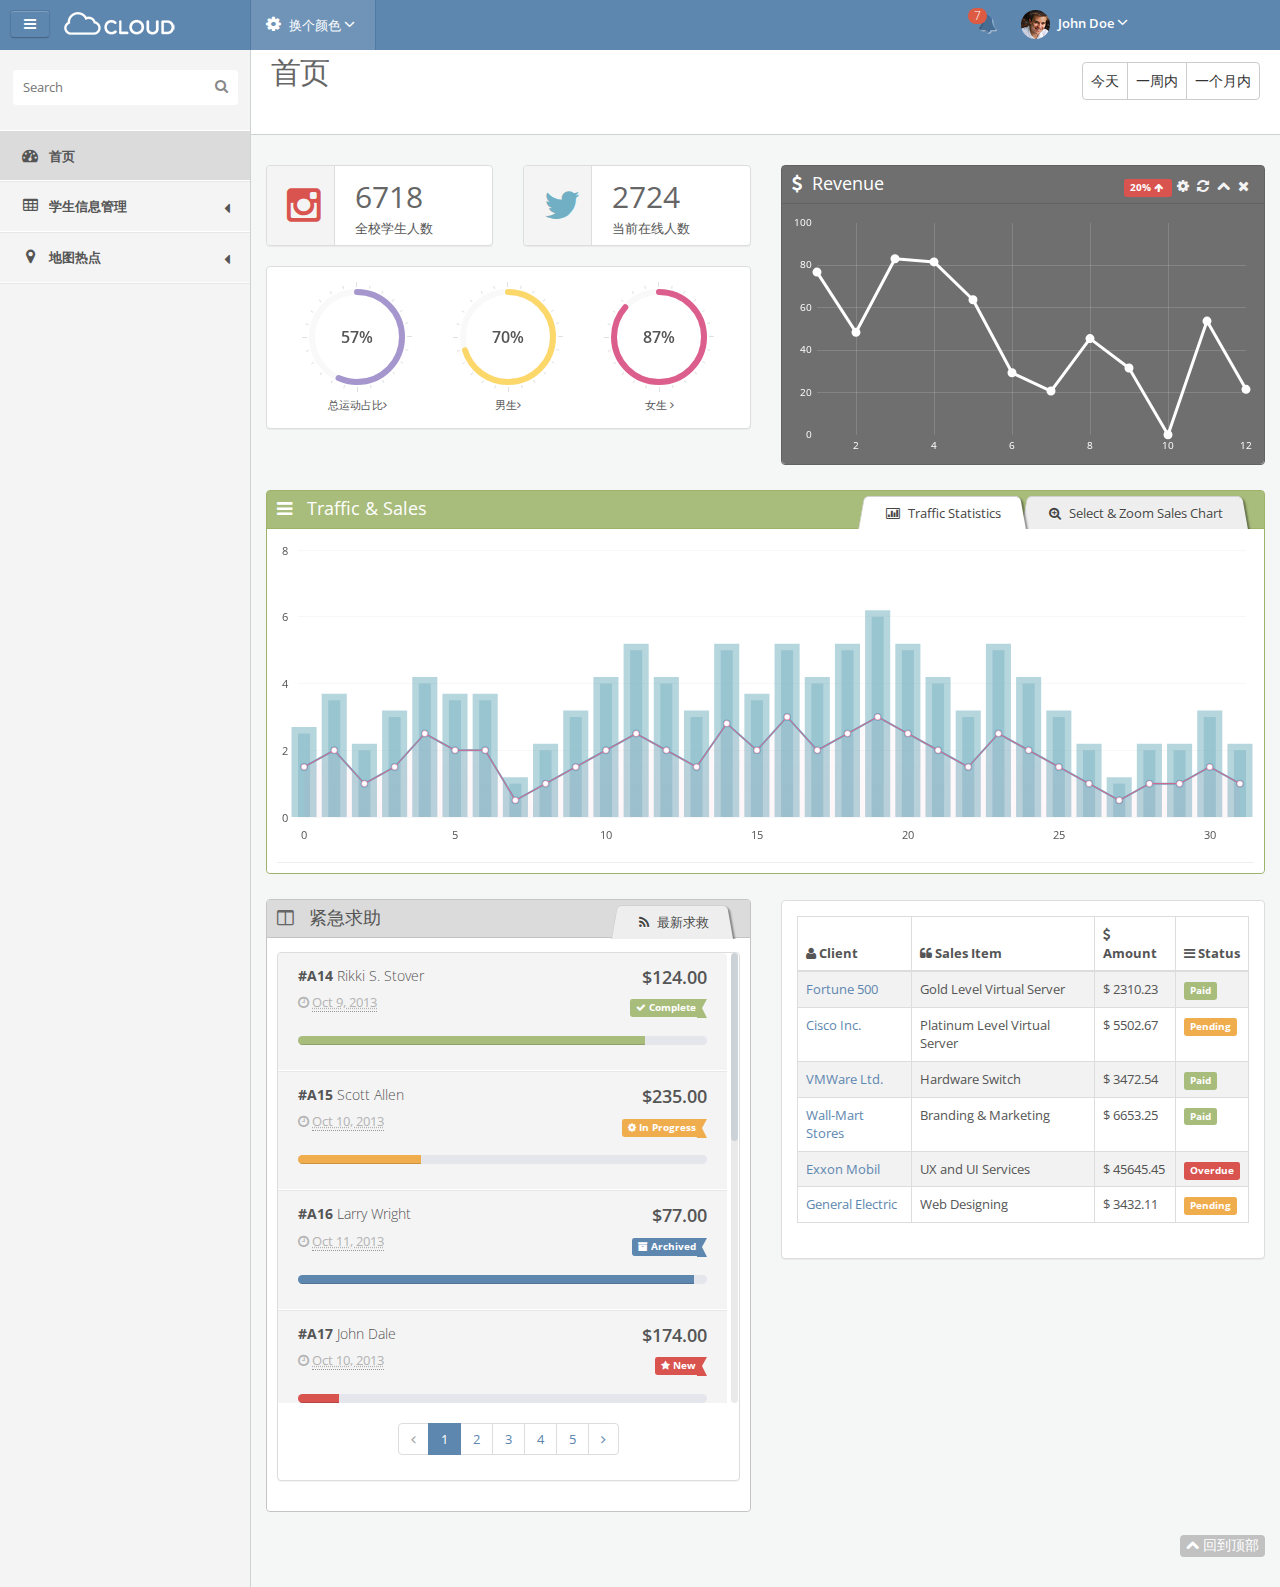
<file: web/WEB-INF/static/index.html>
﻿<!DOCTYPE html>
<html lang="en">
<head>
	<meta http-equiv="content-type" content="text/html; charset=UTF-8">
	<meta charset="utf-8">
	<title>S.R管理后台</title>
	<meta name="viewport" content="width=device-width, initial-scale=1.0, maximum-scale=1, user-scalable=no">
	<meta name="description" content="">
	<meta name="author" content="">
	<link rel="stylesheet" type="text/css" href="css/cloud-admin.css" >
	<link rel="stylesheet" type="text/css"  href="css/themes/default.css" id="skin-switcher" >
	<link rel="stylesheet" type="text/css"  href="css/responsive.css" >
	<!-- STYLESHEETS --><!--[if lt IE 9]><script src="js/flot/excanvas.min.js"></script><script src="http://html5shiv.googlecode.com/svn/trunk/html5.js"></script><script src="http://css3-mediaqueries-js.googlecode.com/svn/trunk/css3-mediaqueries.js"></script><![endif]-->
	<link href="font-awesome/css/font-awesome.min.css" rel="stylesheet">
	<!-- ANIMATE -->
	<link rel="stylesheet" type="text/css" href="css/animatecss/animate.min.css" />
	<!-- DATE RANGE PICKER -->
	<link rel="stylesheet" type="text/css" href="js/bootstrap-daterangepicker/daterangepicker-bs3.css" />
	<!-- TODO -->
	<link rel="stylesheet" type="text/css" href="js/jquery-todo/css/styles.css" />
	<!-- FULL CALENDAR -->
	<link rel="stylesheet" type="text/css" href="js/fullcalendar/fullcalendar.min.css" />
	<!-- GRITTER -->
	<link rel="stylesheet" type="text/css" href="js/gritter/css/jquery.gritter.css" />
	<!-- FONTS -->
	<link href='http://fonts.googleapis.com/css?family=Open+Sans:300,400,600,700' rel='stylesheet' type='text/css'>
</head>
<body>
	<!-- HEADER -->
	<header class="navbar clearfix" id="header">
		<div class="container">
				<div class="navbar-brand">
					<!-- COMPANY LOGO -->
					<a href="index.html">
						<img src="img/logo/logo.png" alt="Cloud Admin Logo" class="img-responsive" height="30" width="120">
					</a>
					<!-- /COMPANY LOGO -->
					<!-- TEAM STATUS FOR MOBILE -->
					<div class="visible-xs">
						<a href="#" class="team-status-toggle switcher btn dropdown-toggle">
							<i class="fa fa-users"></i>
						</a>
					</div>
					<!-- /TEAM STATUS FOR MOBILE -->
					<!-- SIDEBAR COLLAPSE -->
					<div id="sidebar-collapse" class="sidebar-collapse btn">
						<i class="fa fa-bars" 
							data-icon1="fa fa-bars" 
							data-icon2="fa fa-bars" ></i>
					</div>
					<!-- /SIDEBAR COLLAPSE -->
				</div>
				<!-- NAVBAR LEFT -->
				<ul class="nav navbar-nav pull-left hidden-xs" id="navbar-left">
					
					<li class="dropdown">
						<a href="#" class="dropdown-toggle" data-toggle="dropdown">
							<i class="fa fa-cog"></i>
							<span class="name">换个颜色</span>
							<i class="fa fa-angle-down"></i>
						</a>
						<ul class="dropdown-menu skins">
							<li class="dropdown-title">
								<span><i class="fa fa-leaf"></i> Theme Skins</span>
							</li>
							<li><a href="#" data-skin="default">Subtle (default)</a></li>
							<li><a href="#" data-skin="night">Night</a></li>
							<li><a href="#" data-skin="earth">Earth</a></li>
							<li><a href="#" data-skin="utopia">Utopia</a></li>
							<li><a href="#" data-skin="nature">Nature</a></li>
							<li><a href="#" data-skin="graphite">Graphite</a></li>
						 </ul>
					</li>
				</ul>
				<!-- /NAVBAR LEFT -->
				<!-- BEGIN TOP NAVIGATION MENU -->					
				<ul class="nav navbar-nav pull-right">
					<!-- BEGIN NOTIFICATION DROPDOWN -->	
					<li class="dropdown" id="header-notification">
						<a href="#" class="dropdown-toggle" data-toggle="dropdown">
							<i class="fa fa-bell"></i>
							<span class="badge">7</span>						
						</a>
						<ul class="dropdown-menu notification">
							<li class="dropdown-title">
								<span><i class="fa fa-bell"></i> 7 Notifications</span>
							</li>
							<li>
								<a href="#">
									<span class="label label-success"><i class="fa fa-user"></i></span>
									<span class="body">
										<span class="message">5 users online. </span>
										<span class="time">
											<i class="fa fa-clock-o"></i>
											<span>Just now</span>
										</span>
									</span>
								</a>
							</li>
							<li>
								<a href="#">
									<span class="label label-primary"><i class="fa fa-comment"></i></span>
									<span class="body">
										<span class="message">Martin commented.</span>
										<span class="time">
											<i class="fa fa-clock-o"></i>
											<span>19 mins</span>
										</span>
									</span>
								</a>
							</li>
							<li>
								<a href="#">
									<span class="label label-warning"><i class="fa fa-lock"></i></span>
									<span class="body">
										<span class="message">DW1 server locked.</span>
										<span class="time">
											<i class="fa fa-clock-o"></i>
											<span>32 mins</span>
										</span>
									</span>
								</a>
							</li>
							<li>
								<a href="#">
									<span class="label label-info"><i class="fa fa-twitter"></i></span>
									<span class="body">
										<span class="message">Twitter connected.</span>
										<span class="time">
											<i class="fa fa-clock-o"></i>
											<span>55 mins</span>
										</span>
									</span>
								</a>
							</li>
							<li>
								<a href="#">
									<span class="label label-danger"><i class="fa fa-heart"></i></span>
									<span class="body">
										<span class="message">Jane liked. </span>
										<span class="time">
											<i class="fa fa-clock-o"></i>
											<span>2 hrs</span>
										</span>
									</span>
								</a>
							</li>
							<li>
								<a href="#">
									<span class="label label-warning"><i class="fa fa-exclamation-triangle"></i></span>
									<span class="body">
										<span class="message">Database overload.</span>
										<span class="time">
											<i class="fa fa-clock-o"></i>
											<span>6 hrs</span>
										</span>
									</span>
								</a>
							</li>
							<li class="footer">
								<a href="#">See all notifications <i class="fa fa-arrow-circle-right"></i></a>
							</li>
						</ul>
					</li>
					<!-- END NOTIFICATION DROPDOWN -->
					
					<!-- BEGIN USER LOGIN DROPDOWN -->
					<li class="dropdown user" id="header-user">
						<a href="#" class="dropdown-toggle" data-toggle="dropdown">
							<img alt="" src="img/avatars/avatar3.jpg" />
							<span class="username">John Doe</span>
							<i class="fa fa-angle-down"></i>
						</a>
						<ul class="dropdown-menu">
							
							<li><a href="login.html"><i class="fa fa-power-off"></i>   注&nbsp;&nbsp;&nbsp;销</a></li>
						</ul>
					</li>
					<!-- END USER LOGIN DROPDOWN -->
				</ul>
				<!-- END TOP NAVIGATION MENU -->
		</div>
		
	</header>
	<!--/HEADER -->
	
	<!-- PAGE -->
	<section id="page">
				<!-- SIDEBAR -->
				<div id="sidebar" class="sidebar">
					<div class="sidebar-menu nav-collapse">
						<div class="divide-20"></div>
						<!-- SEARCH BAR -->
						<div id="search-bar">
							<input class="search" type="text" placeholder="Search"><i class="fa fa-search search-icon"></i>
						</div>
						<!-- /SEARCH BAR -->
						
						<!-- SIDEBAR QUICK-LAUNCH -->
						<!-- <div id="quicklaunch">
						<!-- /SIDEBAR QUICK-LAUNCH -->
						
						<!-- SIDEBAR MENU -->
						<ul>
							<li class="active">
								<a href="index.html">
								<i class="fa fa-tachometer fa-fw"></i> <span class="menu-text">首页</span>
								<span class="selected"></span>
								</a>					
							</li>
							
							<li class="has-sub">
								<a href="javascript:;" class="">
								<i class="fa fa-table fa-fw"></i> <span class="menu-text">学生信息管理</span>
								<span class="arrow"></span>
								</a>
								<ul class="sub">
									
									<li><a class="" href="dynamic_tables.html"><span class="sub-menu-text">查看学生信息</span></a></li>
									<li><a class="" href="jqgrid_plugin.html"><span class="sub-menu-text">修改学生信息</span></a></li>
								</ul>
							</li>
							
							<li class="has-sub">
								
								<a href="google_maps.html" class="">	
								<i class="fa fa-map-marker fa-fw"></i> <span class="menu-text">地图热点</span>
								<span class="arrow"></span>
								</a>
								<ul class="sub">
									<li><a class="" href="google_maps.html"><span class="sub-menu-text">在线学生位置</span></a></li>
									
								</ul>
							</li>
						</ul>
						<!-- /SIDEBAR MENU -->
					</div>
				</div>
				<!-- /SIDEBAR -->
		<div id="main-content">
			<!-- SAMPLE BOX CONFIGURATION MODAL FORM-->
			<div class="modal fade" id="box-config" tabindex="-1" role="dialog" aria-labelledby="myModalLabel" aria-hidden="true">
				<div class="modal-dialog">
				  <div class="modal-content">
					<div class="modal-header">
					  <button type="button" class="close" data-dismiss="modal" aria-hidden="true">&times;</button>
					  <h4 class="modal-title">Box Settings</h4>
					</div>
					<div class="modal-body">
					  Here goes box setting content.
					</div>
					<div class="modal-footer">
					  <button type="button" class="btn btn-default" data-dismiss="modal">关闭</button>
					  <button type="button" class="btn btn-primary">保存</button>
					</div>
				  </div>
				</div>
			  </div>
			<!-- /SAMPLE BOX CONFIGURATION MODAL FORM-->
			<div class="container">
				<div class="row">
					<div id="content" class="col-lg-12">
						<!-- PAGE HEADER-->
						<div class="row">
							<div class="col-sm-12">
								<div class="page-header">
									<!-- STYLER -->
									
									<!-- /STYLER -->
									
									<div class="clearfix">
										<h3 class="content-title pull-left">首页</h3>
										<!-- DATE RANGE PICKER -->
										<span class="date-range pull-right">
											<div class="btn-group">
												<a class="js_update btn btn-default" href="#">今天</a>
												<a class="js_update btn btn-default" href="#">一周内</a>
												<a class="js_update btn btn-default hidden-xs" href="#">一个月内</a>
												
											</div>
										</span>
										<!-- /DATE RANGE PICKER -->
									</div>
									
								</div>
							</div>
						</div>
						<!-- /PAGE HEADER -->
						<!-- DASHBOARD CONTENT -->
						<div class="row">
							<!-- COLUMN 1 -->
							<div class="col-md-6">
								<div class="row">
								  <div class="col-lg-6">
									 <div class="dashbox panel panel-default">
										<div class="panel-body">
										   <div class="panel-left red">
												<i class="fa fa-instagram fa-3x"></i>
										   </div>
										   <div class="panel-right">
												<div class="number">6718</div>
												<div class="title">全校学生人数</div>
												
										   </div>
										</div>
									 </div>
								  </div>
								  <div class="col-lg-6">
									 <div class="dashbox panel panel-default">
										<div class="panel-body">
										   <div class="panel-left blue">
												<i class="fa fa-twitter fa-3x"></i>
										   </div>
										   <div class="panel-right">
												<div class="number">2724</div>
												<div class="title">当前在线人数</div>
												
										   </div>
										</div>
									 </div>
								  </div>
								</div>
								<div class="row">
									<div class="col-md-12">
										<div class="quick-pie panel panel-default">
											<div class="panel-body">
												<div class="col-md-4 text-center">
													<div id="dash_pie_1" class="piechart" data-percent="59">
														<span class="percent"></span>
													</div>
													<a href="#" class="title">总运动占比<i class="fa fa-angle-right"></i></a>
												</div>
												<div class="col-md-4 text-center">
													<div id="dash_pie_2" class="piechart" data-percent="73">
														<span class="percent"></span>
													</div>
													<a href="#" class="title">男生<i class="fa fa-angle-right"></i></a>
												</div>
												<div class="col-md-4 text-center">
													<div id="dash_pie_3" class="piechart" data-percent="90">
														<span class="percent"></span>
													</div>
													<a href="#" class="title">女生 <i class="fa fa-angle-right"></i></a>
												</div>
											</div>
										</div>
									</div>
							   </div>
							</div>
							<!-- /COLUMN 1 -->
							
							<!-- COLUMN 2 -->
							<div class="col-md-6">
								<div class="box solid grey">
									<div class="box-title">
										<h4><i class="fa fa-dollar"></i>Revenue</h4>
										<div class="tools">
											<span class="label label-danger">
												20% <i class="fa fa-arrow-up"></i>
											</span>
											<a href="#box-config" data-toggle="modal" class="config">
												<i class="fa fa-cog"></i>
											</a>
											<a href="javascript:;" class="reload">
												<i class="fa fa-refresh"></i>
											</a>
											<a href="javascript:;" class="collapse">
												<i class="fa fa-chevron-up"></i>
											</a>
											<a href="javascript:;" class="remove">
												<i class="fa fa-times"></i>
											</a>
										</div>
									</div>
									<div class="box-body">
										<div id="chart-revenue" style="height:240px"></div>
									</div>
								</div>
							</div>
							<!-- /COLUMN 2 -->
						</div>
					   <!-- /DASHBOARD CONTENT -->
					   <!-- HERO GRAPH -->
						<div class="row">
							<div class="col-md-12">
								<!-- BOX -->
								<div class="box border green">
									<div class="box-title">
										<h4><i class="fa fa-bars"></i> <span class="hidden-inline-mobile">Traffic & Sales</span></h4>
									</div>
									<div class="box-body">
										<div class="tabbable header-tabs">
											<ul class="nav nav-tabs">
												 <li><a href="#box_tab2" data-toggle="tab"><i class="fa fa-search-plus"></i> <span class="hidden-inline-mobile">Select & Zoom Sales Chart</span></a></li>
												 <li class="active"><a href="#box_tab1" data-toggle="tab"><i class="fa fa-bar-chart-o"></i> <span class="hidden-inline-mobile">Traffic Statistics</span></a></li>
											 </ul>
											 <div class="tab-content">
												 <div class="tab-pane fade in active" id="box_tab1">
													<!-- TAB 1 -->
													<div id="chart-dash" class="chart"></div>
													<hr class="margin-bottom-0">
												   <!-- /TAB 1 -->
												 </div>
												 <div class="tab-pane fade" id="box_tab2">
													<div class="row">
														<div class="col-md-8">
															<div class="demo-container">
																<div id="placeholder" class="demo-placeholder"></div>
															</div>
														</div>
														<div class="col-md-4">
															<div class="demo-container" style="height:100px;">
																<div id="overview" class="demo-placeholder"></div>
															</div>
															<div class="well well-bottom">
																<h4>Month over Month Analysis</h4>
																<ol>
																	<li>Selection support makes it easy to construct flexible zooming schemes.</li>
																	<li>With a few lines of code, the small overview plot to the right has been connected to the large plot.</li>
																	<li>Try selecting a rectangle on either of them.</li>
																</ol>
															</div>
														</div>
													</div>
												</div>
											 </div>
										</div>
									</div>
								</div>
								<!-- /BOX -->
							</div>
						</div>
						<!-- /HERO GRAPH -->
						<!-- NEW ORDERS & STATISTICS -->
						<div class="row">
							<!-- NEW ORDERS -->
							<div class="col-md-6">
								<div class="box border">
									<div class="box-title">
										<h4><i class="fa fa-columns"></i> <span class="hidden-inline-mobile">紧急求助</span></h4>
									</div>
									<div class="box-body">
								<div class="tabbable header-tabs">
									<ul class="nav nav-tabs">
									   
									   <li><a href="#feed" data-toggle="tab"><i class="fa fa-rss"></i> <span class="hidden-inline-mobile">最新求救</span></a></li>
									</ul>
									<div class="tab-content">
									   <div class="tab-pane active" id="sales">
										  <div class="panel panel-default">
											  <div class="panel-body orders no-opaque">
												<div class="scroller" data-height="450px" data-always-visible="1" data-rail-visible="1">
													<ul class="list-unstyled">
														<li class="clearfix">
															<div class="pull-left">
																<p>
																	<h5><strong>#A14</strong> Rikki S. Stover</h5>
																</p>
																<p><i class="fa fa-clock-o"></i> <abbr class="timeago" title="Oct 9, 2013" >Oct 9, 2013</abbr></p>
																																
															</div>
															<div class="text-right pull-right">
																<h4 class="cost">$124.00</h4>
																<p>
																	<span class="label label-success arrow-in-right"><i class="fa fa-check"></i> Complete</span>
																</p>
															</div>
															<div class="clearfix"></div>
															<div class="progress progress-sm">
															  <div class="progress-bar progress-bar-success" role="progressbar" aria-valuenow="85" aria-valuemin="0" aria-valuemax="100" style="width: 85%;">
																<span class="sr-only">85% Complete</span>
															  </div>
															</div>
														</li>
														<li class="clearfix">
															<div class="pull-left">
																<p>
																	<h5><strong>#A15</strong> Scott Allen</h5>
																</p>
																<p><i class="fa fa-clock-o"></i> <abbr class="timeago" title="Oct 10, 2013" >Oct 10, 2013</abbr></p>
																
															</div>
															<div class="text-right pull-right">
																<h4 class="cost">$235.00</h4>
																<p>
																	<span class="label label-warning arrow-in-right"><i class="fa fa-cog"></i> In Progress</span>
																</p>
															</div>
															<div class="clearfix"></div>
															<div class="progress progress-sm">
															  <div class="progress-bar progress-bar-warning" role="progressbar" aria-valuenow="30" aria-valuemin="0" aria-valuemax="100" style="width: 30%;">
																<span class="sr-only">30% Complete</span>
															  </div>
															</div>
														</li>
														<li class="clearfix">
															<div class="pull-left">
																<p>
																	<h5><strong>#A16</strong> Larry Wright</h5>
																</p>
																<p><i class="fa fa-clock-o"></i> <abbr class="timeago" title="Oct 11, 2013" >Oct 11, 2013</abbr></p>
																
															</div>
															<div class="text-right pull-right">
																<h4 class="cost">$77.00</h4>
																<p>
																	<span class="label label-primary arrow-in-right"><i class="fa fa-archive"></i> Archived</span>
																</p>
															</div>
															<div class="clearfix"></div>
															<div class="progress progress-sm">
															  <div class="progress-bar progress-bar-primary" role="progressbar" aria-valuenow="97" aria-valuemin="0" aria-valuemax="100" style="width: 97%;">
																<span class="sr-only">97% Complete</span>
															  </div>
															</div>
														</li>
														<li class="clearfix">
															<div class="pull-left">
																<p>
																	<h5><strong>#A17</strong> John Dale</h5>
																</p>
																<p><i class="fa fa-clock-o"></i> <abbr class="timeago" title="Oct 10, 2013" >Oct 10, 2013</abbr></p>
																
															</div>
															<div class="text-right pull-right">
																<h4 class="cost">$174.00</h4>
																<p>
																	<span class="label label-danger arrow-in-right"><i class="fa fa-star"></i> New</span>
																</p>
															</div>
															<div class="clearfix"></div>
															<div class="progress progress-sm">
															  <div class="progress-bar progress-bar-danger" role="progressbar" aria-valuenow="10" aria-valuemin="0" aria-valuemax="100" style="width: 10%;">
																<span class="sr-only">10% Complete</span>
															  </div>
															</div>
														</li>
														<li class="clearfix">
															<div class="pull-left">
																<p>
																	<h5><strong>#A18</strong> MJ Perkins</h5>
																</p>
																<p><i class="fa fa-clock-o"></i> <abbr class="timeago" title="Oct 11, 2013" >Oct 11, 2013</abbr></p>
																
															</div>
															<div class="text-right pull-right">
																<h4 class="cost">$68.00</h4>
																<p>
																	<span class="label label-info arrow-in-right"><i class="fa fa-truck"></i> In Transit</span>
																</p>
															</div>
															<div class="clearfix"></div>
															<div class="progress progress-sm">
															  <div class="progress-bar progress-bar-info" role="progressbar" aria-valuenow="50" aria-valuemin="0" aria-valuemax="100" style="width: 50%;">
																<span class="sr-only">50% Complete</span>
															  </div>
															</div>
														</li>
														<li class="clearfix">
															<div class="pull-left">
																<p>
																	<h5><strong>#A19</strong> Stephen Stover</h5>
																</p>
																<p><i class="fa fa-clock-o"></i> <abbr class="timeago" title="Oct 9, 2013" >Oct 9, 2013</abbr></p>
																																
															</div>
															<div class="text-right pull-right">
																<h4 class="cost">$124.00</h4>
																<p>
																	<span class="label label-success arrow-in-right"><i class="fa fa-check"></i> Complete</span>
																</p>
															</div>
															<div class="clearfix"></div>
															<div class="progress progress-sm">
															  <div class="progress-bar progress-bar-success" role="progressbar" aria-valuenow="80" aria-valuemin="0" aria-valuemax="100" style="width: 80%;">
																<span class="sr-only">80% Complete</span>
															  </div>
															</div>
														</li>
														<li class="clearfix">
															<div class="pull-left">
																<p>
																	<h5><strong>#A20</strong> Edward Lus</h5>
																</p>
																<p><i class="fa fa-clock-o"></i> <abbr class="timeago" title="Oct 11, 2013" >Oct 11, 2013</abbr></p>
																
															</div>
															<div class="text-right pull-right">
																<h4 class="cost">$52.00</h4>
																<p>
																	<span class="label label-danger arrow-in-right"><i class="fa fa-star"></i> New</span>
																</p>
															</div>
															<div class="clearfix"></div>
															<div class="progress progress-sm">
															  <div class="progress-bar progress-bar-danger" role="progressbar" aria-valuenow="20" aria-valuemin="0" aria-valuemax="100" style="width: 20%;">
																<span class="sr-only">20% Complete</span>
															  </div>
															</div>
														</li>
														<li class="clearfix">
															<div class="pull-left">
																<p>
																	<h5><strong>#A21</strong> Alice Mangrum</h5>
																</p>
																<p><i class="fa fa-clock-o"></i> <abbr class="timeago" title="Oct 11, 2013" >Oct 11, 2013</abbr></p>
																
															</div>
															<div class="text-right pull-right">
																<h4 class="cost">$14.00</h4>
																<p>
																	<span class="label label-info arrow-in-right"><i class="fa fa-truck"></i> In Transit</span>
																</p>
															</div>
															<div class="clearfix"></div>
															<div class="progress progress-sm">
															  <div class="progress-bar progress-bar-info" role="progressbar" aria-valuenow="65" aria-valuemin="0" aria-valuemax="100" style="width: 65%;">
																<span class="sr-only">65% Complete</span>
															  </div>
															</div>
														</li>
														<li class="clearfix">
															<div class="pull-left">
																<p>
																	<h5><strong>#A22</strong> Tamika Owens</h5>
																</p>
																<p><i class="fa fa-clock-o"></i> <abbr class="timeago" title="Oct 11, 2013" >Oct 11, 2013</abbr></p>
																
															</div>
															<div class="text-right pull-right">
																<h4 class="cost">$604.00</h4>
																<p>
																	<span class="label label-warning arrow-in-right"><i class="fa fa-cog"></i> In Progress</span>
																</p>
															</div>
															<div class="clearfix"></div>
															<div class="progress progress-sm">
															  <div class="progress-bar progress-bar-warning" role="progressbar" aria-valuenow="75" aria-valuemin="0" aria-valuemax="100" style="width: 75%;">
																<span class="sr-only">75% Complete</span>
															  </div>
															</div>
														</li>
													</ul>
												</div>
											  </div>
											   <div class='text-center'>
												<ul class='pagination'>
												  <li class='disabled'>
													<a href='#'>
													  <i class='fa fa-angle-left'></i>
													</a>
												  </li>
												  <li class='active'>
													<a href='#'>
													  1
													</a>
												  </li>
												  <li>
													<a href='#'>2</a>
												  </li>
												  <li>
													<a href='#'>3</a>
												  </li>
												  <li>
													<a href='#'>4</a>
												  </li>
												  <li>
													<a href='#'>5</a>
												  </li>
												  <li>
													<a href='#'>
													  <i class='fa fa-angle-right'></i>
													</a>
												  </li>
												</ul>
											  </div>
											</div>
									   </div>
									   <div class="tab-pane" id="feed">
										  <div class="scroller" data-height="450px" data-always-visible="1" data-rail-visible="1">
											  <div class="feed-activity clearfix">
												<div>
													<i class="pull-left roundicon fa fa-check btn btn-info"></i>
													<a class="user" href="#"> John Doe </a>
													accepted your connection request.
													<br>
													<a href="#">View profile</a>
													
												</div>
												<div class="time">
													<i class="fa fa-clock-o"></i>
													5 hours ago
												</div>
											  </div>
											  <div class="feed-activity clearfix">
												<div>
													<i class="pull-left roundicon fa fa-picture-o btn btn-danger"></i>
													<a class="user" href="#"> Jack Doe </a>
													uploaded a new photo.
													<br>
													<a href="#">Take a look</a>
													
												</div>
												<div class="time">
													<i class="fa fa-clock-o"></i>
													5 hours ago
												</div>
											  </div>
											  <div class="feed-activity clearfix">
												<div>
													<i class="pull-left roundicon fa fa-edit btn btn-pink"></i>
													<a class="user" href="#"> Jess Doe </a>
													edited their skills.
													<br>
													<a href="#">Endorse them</a>
													
												</div>
												<div class="time">
													<i class="fa fa-clock-o"></i>
													5 hours ago
												</div>
											  </div>
											  <div class="feed-activity clearfix">
												<div>
													<i class="pull-left roundicon fa fa-bitcoin btn btn-yellow"></i>
													<a class="user" href="#"> Divine Doe </a>
													made a bitcoin payment.
													<br>
													<a href="#">Check your financials</a>
													
												</div>
												<div class="time">
													<i class="fa fa-clock-o"></i>
													6 hours ago
												</div>
											  </div>
											  <div class="feed-activity clearfix">
												<div>
													<i class="pull-left roundicon fa fa-dropbox btn btn-primary"></i>
													<a class="user" href="#"> Lisbon Doe </a>
													saved a new document to Dropbox.
													<br>
													<a href="#">Download</a>
													
												</div>
												<div class="time">
													<i class="fa fa-clock-o"></i>
													1 day ago
												</div>
											  </div>
											  <div class="feed-activity clearfix">
												<div>
													<i class="pull-left roundicon fa fa-pinterest btn btn-inverse"></i>
													<a class="user" href="#"> Bob Doe </a>
													pinned a new photo to Pinterest.
													<br>
													<a href="#">Take a look</a>
													
												</div>
												<div class="time">
													<i class="fa fa-clock-o"></i>
													2 days ago
												</div>
											  </div>
											  <div class="feed-activity clearfix">
												<div>
													<i class="pull-left roundicon fa fa-clock-o btn btn-success"></i>
													<a class="user" href="#"> John Doe </a>
													accepted your connection request.
													<br>
													<a href="#">View profile</a>
													
												</div>
												<div class="time">
													<i class="fa fa-clock-o"></i>
													5 hours ago
												</div>
											  </div>
											  <div class="feed-activity clearfix">
												<div>
													<i class="pull-left roundicon fa fa-heart btn btn-purple"></i>
													<a class="user" href="#"> Jack Doe </a>
													uploaded a new photo.
													<br>
													<a href="#">Take a look</a>
													
												</div>
												<div class="time">
													<i class="fa fa-clock-o"></i>
													5 hours ago
												</div>
											  </div>
											  <div class="feed-activity clearfix">
												<div>
													<i class="pull-left roundicon fa fa-gift btn btn-pink"></i>
													<a class="user" href="#"> Jess Doe </a>
													edited their skills.
													<br>
													<a href="#">Endorse them</a>
													
												</div>
												<div class="time">
													<i class="fa fa-clock-o"></i>
													5 hours ago
												</div>
											  </div>
											  <div class="feed-activity clearfix">
												<div>
													<i class="pull-left roundicon fa fa-random btn btn-yellow"></i>
													<a class="user" href="#"> Divine Doe </a>
													made a bitcoin payment.
													<br>
													<a href="#">Check your financials</a>
													
												</div>
												<div class="time">
													<i class="fa fa-clock-o"></i>
													6 hours ago
												</div>
											  </div>
										  </div>
									   </div>
									</div>
								</div>
									</div>
								</div>
							</div>
							<!-- /NEW ORDERS -->
							<!-- STATISTICS -->
							<div class="col-md-6">
								<div class="row">
									
									
								</div>
							</div>
							<!-- /STATISTICS -->
							<div class="col-md-6">
								<div class="panel panel-default">
									<div class="panel-body">
										<table class="table table-striped table-bordered table-hover">
										 <thead>
											<tr>
											   <th><i class="fa fa-user"></i> Client</th>
											   <th class="hidden-xs"><i class="fa fa-quote-left"></i> Sales Item</th>
											   <th><i class="fa fa-dollar"></i> Amount</th>
											   <th><i class="fa fa-bars"></i> Status</th>
											</tr>
										 </thead>
										 <tbody>
											<tr>
											   <td><a href="#">Fortune 500</a></td>
											   <td class="hidden-xs">Gold Level Virtual Server</td>
											   <td>$ 2310.23</td>
											   <td><span class="label label-success label-sm">Paid</span></td>
											</tr>
											<tr>
											   <td><a href="#">Cisco Inc.</a></td>
											   <td class="hidden-xs">Platinum Level Virtual Server</td>
											   <td>$ 5502.67</td>
											   <td><span class="label label-warning label-sm">Pending</span></td>
											</tr>
											<tr>
											   <td><a href="#">VMWare Ltd.</a></td>
											   <td class="hidden-xs">Hardware Switch</td>
											   <td>$ 3472.54</td>
											   <td><span class="label label-success label-sm">Paid</span></td>
											</tr>
											<tr>
											   <td><a href="#">Wall-Mart Stores</a></td>
											   <td class="hidden-xs">Branding & Marketing</td>
											   <td>$ 6653.25</td>
											   <td><span class="label label-success label-sm">Paid</span></td>
											</tr>
											<tr>
											   <td><a href="#">Exxon Mobil</a></td>
											   <td class="hidden-xs">UX and UI Services</td>
											   <td>$ 45645.45</td>
											   <td><span class="label label-danger label-sm">Overdue</span></td>
											</tr>
											<tr>
											   <td><a href="#">General Electric</a></td>
											   <td class="hidden-xs">Web Designing</td>
											   <td>$ 3432.11</td>
											   <td><span class="label label-warning label-sm">Pending</span></td>
											</tr>
										 </tbody>
									</table>
									</div>
								</div>
							</div>
						</div>
						<div class="footer-tools">
							<span class="go-top">
								<i class="fa fa-chevron-up"></i> 回到顶部
							</span>
						</div>
					</div><!-- /CONTENT-->
				</div>
			</div>
		</div>
	</section>
	<!--/PAGE -->
	<!-- JAVASCRIPTS -->
	<!-- Placed at the end of the document so the pages load faster -->
	<!-- JQUERY -->
	<script src="js/jquery/jquery-2.0.3.min.js"></script>
	<!-- JQUERY UI-->
	<script src="js/jquery-ui-1.10.3.custom/js/jquery-ui-1.10.3.custom.min.js"></script>
	<!-- BOOTSTRAP -->
	<script src="bootstrap-dist/js/bootstrap.min.js"></script>
	
		
	<!-- DATE RANGE PICKER -->
	<script src="js/bootstrap-daterangepicker/moment.min.js"></script>
	
	<script src="js/bootstrap-daterangepicker/daterangepicker.min.js"></script>
	<!-- SLIMSCROLL -->
	<script type="text/javascript" src="js/jQuery-slimScroll-1.3.0/jquery.slimscroll.min.js"></script>
	<!-- SLIMSCROLL -->
	<script type="text/javascript" src="js/jQuery-slimScroll-1.3.0/jquery.slimscroll.min.js"></script><script type="text/javascript" src="js/jQuery-slimScroll-1.3.0/slimScrollHorizontal.min.js"></script>
	<!-- BLOCK UI -->
	<script type="text/javascript" src="js/jQuery-BlockUI/jquery.blockUI.min.js"></script>
	<!-- SPARKLINES -->
	<script type="text/javascript" src="js/sparklines/jquery.sparkline.min.js"></script>
	<!-- EASY PIE CHART -->
	<script src="js/jquery-easing/jquery.easing.min.js"></script>
	<script type="text/javascript" src="js/easypiechart/jquery.easypiechart.min.js"></script>
	<!-- FLOT CHARTS -->
	<script src="js/flot/jquery.flot.min.js"></script>
	<script src="js/flot/jquery.flot.time.min.js"></script>
    <script src="js/flot/jquery.flot.selection.min.js"></script>
	<script src="js/flot/jquery.flot.resize.min.js"></script>
    <script src="js/flot/jquery.flot.pie.min.js"></script>
    <script src="js/flot/jquery.flot.stack.min.js"></script>
    <script src="js/flot/jquery.flot.crosshair.min.js"></script>
	<!-- TODO -->
	<script type="text/javascript" src="js/jquery-todo/js/paddystodolist.js"></script>
	<!-- TIMEAGO -->
	<script type="text/javascript" src="js/timeago/jquery.timeago.min.js"></script>
	<!-- FULL CALENDAR -->
	<script type="text/javascript" src="js/fullcalendar/fullcalendar.min.js"></script>
	<!-- COOKIE -->
	<script type="text/javascript" src="js/jQuery-Cookie/jquery.cookie.min.js"></script>
	<!-- GRITTER -->
	<script type="text/javascript" src="js/gritter/js/jquery.gritter.min.js"></script>
	<!-- CUSTOM SCRIPT -->
	<script src="js/script.js"></script>
	<script>
		jQuery(document).ready(function() {		
			App.setPage("index");  //Set current page
			App.init(); //Initialise plugins and elements
		});
	</script>
	<!-- /JAVASCRIPTS -->
</body>
</html>
</file>
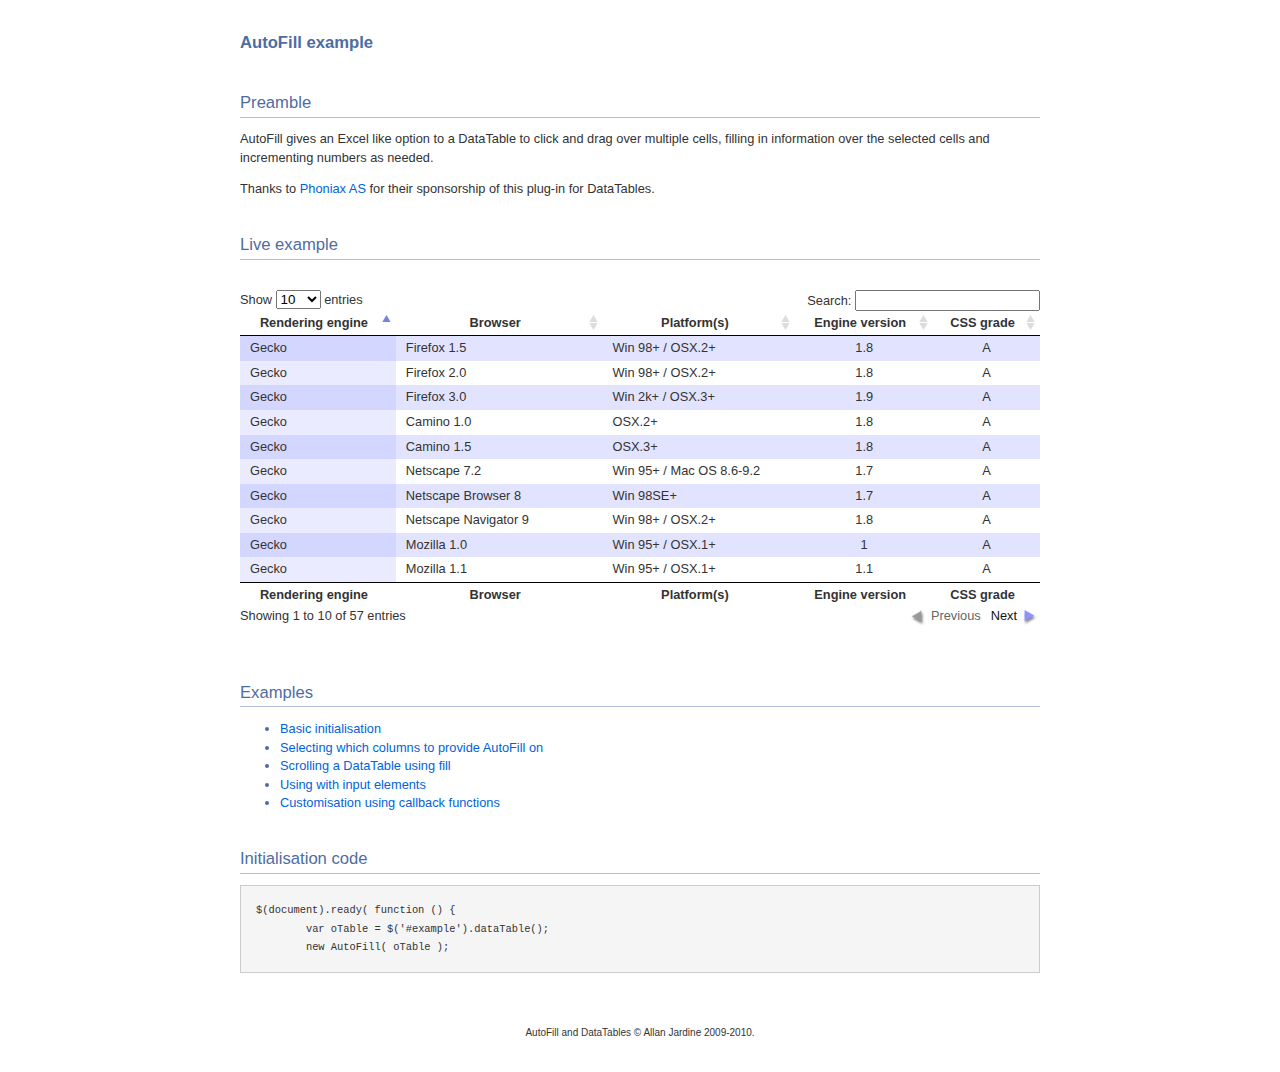
<file: web/WEB-INF/static/js/datatables/extras/AutoFill/index.html>
<!DOCTYPE HTML PUBLIC "-//W3C//DTD HTML 4.01//EN" "http://www.w3.org/TR/html4/strict.dtd">
<html>
	<head>
		<meta http-equiv="content-type" content="text/html; charset=utf-8">
		<link rel="shortcut icon" type="image/ico" href="http://www.sprymedia.co.uk/media/images/favicon.ico">
		
		<title>AutoFill example</title>
		<style type="text/css" title="currentStyle">
			@import "../../media/css/demo_page.css";
			@import "../../media/css/demo_table.css";
			@import "media/css/AutoFill.css";
		</style>
		<script type="text/javascript" charset="utf-8" src="../../media/js/jquery.js"></script>
		<script type="text/javascript" charset="utf-8" src="../../media/js/jquery.dataTables.js"></script>
		<script type="text/javascript" charset="utf-8" src="media/js/AutoFill.js"></script>
		<script type="text/javascript" charset="utf-8">
			$(document).ready( function () {
				var oTable = $('#example').dataTable();
				new AutoFill( oTable );
			} );
		</script>
	</head>
	<body id="dt_example">
		<div id="container">
			<div class="full_width big">
				AutoFill example
			</div>
			
			<h1>Preamble</h1>
			<p>
				AutoFill gives an Excel like option to a DataTable to click and drag over multiple
				cells, filling in information over the selected cells and incrementing numbers as needed.
			</p>
			<p>Thanks to <a href="http://www.phoniax.no/">Phoniax AS</a> for their sponsorship of this plug-in for DataTables.</p>
			
			
			
			<h1>Live example</h1>
			<form>
			<div id="demo">
<table cellpadding="0" cellspacing="0" border="0" class="display" id="example">
	<thead>
		<tr>
			<th>Rendering engine</th>
			<th>Browser</th>
			<th>Platform(s)</th>
			<th>Engine version</th>
			<th>CSS grade</th>
		</tr>
	</thead>
	<tfoot>
		<tr>
			<th>Rendering engine</th>
			<th>Browser</th>
			<th>Platform(s)</th>
			<th>Engine version</th>
			<th>CSS grade</th>
		</tr>
	</tfoot>
	<tbody>
		<tr class="odd_gradeX">
			<td>Trident</td>
			<td>Internet Explorer 4.0</td>
			<td>Win 95+ (Entity: &amp;)</td>
			<td class="center">4</td>
			<td class="center">X</td>
		</tr>
		<tr class="even_gradeC">
			<td>Trident</td>
			<td>Internet Explorer 5.0</td>
			<td>Win 95+</td>
			<td class="center">5</td>
			<td class="center">C</td>
		</tr>
		<tr class="odd_gradeA">
			<td>Trident</td>
			<td>Internet Explorer 5.5</td>
			<td>Win 95+</td>
			<td class="center">5.5</td>
			<td class="center">A</td>
		</tr>
		<tr class="even_gradeA">
			<td>Trident</td>
			<td>Internet Explorer 6</td>
			<td>Win 98+</td>
			<td class="center">6</td>
			<td class="center">A</td>
		</tr>
		<tr class="odd_gradeA">
			<td>Trident</td>
			<td>Internet Explorer 7</td>
			<td>Win XP SP2+</td>
			<td class="center">7</td>
			<td class="center">A</td>
		</tr>
		<tr class="even_gradeA">
			<td>Trident</td>
			<td>AOL browser (AOL desktop)</td>
			<td>Win XP</td>
			<td class="center">6</td>
			<td class="center">A</td>
		</tr>
		<tr class="odd_gradeA">
			<td>Gecko (UTF-8: $¢€)</td>
			<td>Firefox 1.0</td>
			<td>Win 98+ / OSX.2+</td>
			<td class="center">1.7</td>
			<td class="center">A</td>
		</tr>
		<tr class="even_gradeA">
			<td>Gecko</td>
			<td>Firefox 1.5</td>
			<td>Win 98+ / OSX.2+</td>
			<td class="center">1.8</td>
			<td class="center">A</td>
		</tr>
		<tr class="odd_gradeA">
			<td>Gecko</td>
			<td>Firefox 2.0</td>
			<td>Win 98+ / OSX.2+</td>
			<td class="center">1.8</td>
			<td class="center">A</td>
		</tr>
		<tr class="even_gradeA">
			<td>Gecko</td>
			<td>Firefox 3.0</td>
			<td>Win 2k+ / OSX.3+</td>
			<td class="center">1.9</td>
			<td class="center">A</td>
		</tr>
		<tr class="odd_gradeA">
			<td>Gecko</td>
			<td>Camino 1.0</td>
			<td>OSX.2+</td>
			<td class="center">1.8</td>
			<td class="center">A</td>
		</tr>
		<tr class="even_gradeA">
			<td>Gecko</td>
			<td>Camino 1.5</td>
			<td>OSX.3+</td>
			<td class="center">1.8</td>
			<td class="center">A</td>
		</tr>
		<tr class="odd_gradeA">
			<td>Gecko</td>
			<td>Netscape 7.2</td>
			<td>Win 95+ / Mac OS 8.6-9.2</td>
			<td class="center">1.7</td>
			<td class="center">A</td>
		</tr>
		<tr class="even_gradeA">
			<td>Gecko</td>
			<td>Netscape Browser 8</td>
			<td>Win 98SE+</td>
			<td class="center">1.7</td>
			<td class="center">A</td>
		</tr>
		<tr class="odd_gradeA">
			<td>Gecko</td>
			<td>Netscape Navigator 9</td>
			<td>Win 98+ / OSX.2+</td>
			<td class="center">1.8</td>
			<td class="center">A</td>
		</tr>
		<tr class="even_gradeA">
			<td>Gecko</td>
			<td>Mozilla 1.0</td>
			<td>Win 95+ / OSX.1+</td>
			<td class="center">1</td>
			<td class="center">A</td>
		</tr>
		<tr class="odd_gradeA">
			<td>Gecko</td>
			<td>Mozilla 1.1</td>
			<td>Win 95+ / OSX.1+</td>
			<td class="center">1.1</td>
			<td class="center">A</td>
		</tr>
		<tr class="even_gradeA">
			<td>Gecko</td>
			<td>Mozilla 1.2</td>
			<td>Win 95+ / OSX.1+</td>
			<td class="center">1.2</td>
			<td class="center">A</td>
		</tr>
		<tr class="odd_gradeA">
			<td>Gecko</td>
			<td>Mozilla 1.3</td>
			<td>Win 95+ / OSX.1+</td>
			<td class="center">1.3</td>
			<td class="center">A</td>
		</tr>
		<tr class="even_gradeA">
			<td>Gecko</td>
			<td>Mozilla 1.4</td>
			<td>Win 95+ / OSX.1+</td>
			<td class="center">1.4</td>
			<td class="center">A</td>
		</tr>
		<tr class="odd_gradeA">
			<td>Gecko</td>
			<td>Mozilla 1.5</td>
			<td>Win 95+ / OSX.1+</td>
			<td class="center">1.5</td>
			<td class="center">A</td>
		</tr>
		<tr class="even_gradeA">
			<td>Gecko</td>
			<td>Mozilla 1.6</td>
			<td>Win 95+ / OSX.1+</td>
			<td class="center">1.6</td>
			<td class="center">A</td>
		</tr>
		<tr class="odd_gradeA">
			<td>Gecko</td>
			<td>Mozilla 1.7</td>
			<td>Win 98+ / OSX.1+</td>
			<td class="center">1.7</td>
			<td class="center">A</td>
		</tr>
		<tr class="even_gradeA">
			<td>Gecko</td>
			<td>Mozilla 1.8</td>
			<td>Win 98+ / OSX.1+</td>
			<td class="center">1.8</td>
			<td class="center">A</td>
		</tr>
		<tr class="odd_gradeA">
			<td>Gecko</td>
			<td>Seamonkey 1.1</td>
			<td>Win 98+ / OSX.2+</td>
			<td class="center">1.8</td>
			<td class="center">A</td>
		</tr>
		<tr class="even_gradeA">
			<td>Gecko</td>
			<td>Epiphany 2.20</td>
			<td>Gnome</td>
			<td class="center">1.8</td>
			<td class="center">A</td>
		</tr>
		<tr class="odd_gradeA">
			<td>Webkit</td>
			<td>Safari 1.2</td>
			<td>OSX.3</td>
			<td class="center">125.5</td>
			<td class="center">A</td>
		</tr>
		<tr class="even_gradeA">
			<td>Webkit</td>
			<td>Safari 1.3</td>
			<td>OSX.3</td>
			<td class="center">312.8</td>
			<td class="center">A</td>
		</tr>
		<tr class="odd_gradeA">
			<td>Webkit</td>
			<td>Safari 2.0</td>
			<td>OSX.4+</td>
			<td class="center">419.3</td>
			<td class="center">A</td>
		</tr>
		<tr class="even_gradeA">
			<td>Webkit</td>
			<td>Safari 3.0</td>
			<td>OSX.4+</td>
			<td class="center">522.1</td>
			<td class="center">A</td>
		</tr>
		<tr class="odd_gradeA">
			<td>Webkit</td>
			<td>OmniWeb 5.5</td>
			<td>OSX.4+</td>
			<td class="center">420</td>
			<td class="center">A</td>
		</tr>
		<tr class="even_gradeA">
			<td>Webkit</td>
			<td>iPod Touch / iPhone</td>
			<td>iPod</td>
			<td class="center">420.1</td>
			<td class="center">A</td>
		</tr>
		<tr class="odd_gradeA">
			<td>Webkit</td>
			<td>S60</td>
			<td>S60</td>
			<td class="center">413</td>
			<td class="center">A</td>
		</tr>
		<tr class="even_gradeA">
			<td>Presto</td>
			<td>Opera 7.0</td>
			<td>Win 95+ / OSX.1+</td>
			<td class="center">-</td>
			<td class="center">A</td>
		</tr>
		<tr class="odd_gradeA">
			<td>Presto</td>
			<td>Opera 7.5</td>
			<td>Win 95+ / OSX.2+</td>
			<td class="center">-</td>
			<td class="center">A</td>
		</tr>
		<tr class="even_gradeA">
			<td>Presto</td>
			<td>Opera 8.0</td>
			<td>Win 95+ / OSX.2+</td>
			<td class="center">-</td>
			<td class="center">A</td>
		</tr>
		<tr class="odd_gradeA">
			<td>Presto</td>
			<td>Opera 8.5</td>
			<td>Win 95+ / OSX.2+</td>
			<td class="center">-</td>
			<td class="center">A</td>
		</tr>
		<tr class="even_gradeA">
			<td>Presto</td>
			<td>Opera 9.0</td>
			<td>Win 95+ / OSX.3+</td>
			<td class="center">-</td>
			<td class="center">A</td>
		</tr>
		<tr class="odd_gradeA">
			<td>Presto</td>
			<td>Opera 9.2</td>
			<td>Win 88+ / OSX.3+</td>
			<td class="center">-</td>
			<td class="center">A</td>
		</tr>
		<tr class="even_gradeA">
			<td>Presto</td>
			<td>Opera 9.5</td>
			<td>Win 88+ / OSX.3+</td>
			<td class="center">-</td>
			<td class="center">A</td>
		</tr>
		<tr class="odd_gradeA">
			<td>Presto</td>
			<td>Opera for Wii</td>
			<td>Wii</td>
			<td class="center">-</td>
			<td class="center">A</td>
		</tr>
		<tr class="even_gradeA">
			<td>Presto</td>
			<td>Nokia N800</td>
			<td>N800</td>
			<td class="center">-</td>
			<td class="center">A</td>
		</tr>
		<tr class="odd_gradeA">
			<td>Presto</td>
			<td>Nintendo DS browser</td>
			<td>Nintendo DS</td>
			<td class="center">8.5</td>
			<td class="center">C/A<sup>1</sup></td>
		</tr>
		<tr class="even_gradeC">
			<td>KHTML</td>
			<td>Konqureror 3.1</td>
			<td>KDE 3.1</td>
			<td class="center">3.1</td>
			<td class="center">C</td>
		</tr>
		<tr class="odd_gradeA">
			<td>KHTML</td>
			<td>Konqureror 3.3</td>
			<td>KDE 3.3</td>
			<td class="center">3.3</td>
			<td class="center">A</td>
		</tr>
		<tr class="even_gradeA">
			<td>KHTML</td>
			<td>Konqureror 3.5</td>
			<td>KDE 3.5</td>
			<td class="center">3.5</td>
			<td class="center">A</td>
		</tr>
		<tr class="odd_gradeX">
			<td>Tasman</td>
			<td>Internet Explorer 4.5</td>
			<td>Mac OS 8-9</td>
			<td class="center">-</td>
			<td class="center">X</td>
		</tr>
		<tr class="even_gradeC">
			<td>Tasman</td>
			<td>Internet Explorer 5.1</td>
			<td>Mac OS 7.6-9</td>
			<td class="center">1</td>
			<td class="center">C</td>
		</tr>
		<tr class="odd_gradeC">
			<td>Tasman</td>
			<td>Internet Explorer 5.2</td>
			<td>Mac OS 8-X</td>
			<td class="center">1</td>
			<td class="center">C</td>
		</tr>
		<tr class="even_gradeA">
			<td>Misc</td>
			<td>NetFront 3.1</td>
			<td>Embedded devices</td>
			<td class="center">-</td>
			<td class="center">C</td>
		</tr>
		<tr class="odd_gradeA">
			<td>Misc</td>
			<td>NetFront 3.4</td>
			<td>Embedded devices</td>
			<td class="center">-</td>
			<td class="center">A</td>
		</tr>
		<tr class="even_gradeX">
			<td>Misc</td>
			<td>Dillo 0.8</td>
			<td>Embedded devices</td>
			<td class="center">-</td>
			<td class="center">X</td>
		</tr>
		<tr class="odd_gradeX">
			<td>Misc</td>
			<td>Links</td>
			<td>Text only</td>
			<td class="center">-</td>
			<td class="center">X</td>
		</tr>
		<tr class="even_gradeX">
			<td>Misc</td>
			<td>Lynx</td>
			<td>Text only</td>
			<td class="center">-</td>
			<td class="center">X</td>
		</tr>
		<tr class="odd_gradeC">
			<td>Misc</td>
			<td>IE Mobile</td>
			<td>Windows Mobile 6</td>
			<td class="center">-</td>
			<td class="center">C</td>
		</tr>
		<tr class="even_gradeC">
			<td>Misc</td>
			<td>PSP browser</td>
			<td>PSP</td>
			<td class="center">-</td>
			<td class="center">C</td>
		</tr>
		<tr class="odd_gradeU">
			<td>Other browsers</td>
			<td>All others</td>
			<td>-</td>
			<td class="center">-</td>
			<td class="center">U</td>
		</tr>
	</tbody>
</table>
			</div>
		</form>
			<div class="spacer"></div>
			
			
			<h1>Examples</h1>
			<ul>
				<li><a href="index.html">Basic initialisation</a></li>
				<li><a href="columns.html">Selecting which columns to provide AutoFill on</a></li>
				<li><a href="scrolling.html">Scrolling a DataTable using fill</a></li>
				<li><a href="inputs.html">Using with input elements</a></li>
				<li><a href="callbacks.html">Customisation using callback functions</a></li>
			</ul>
			
			
			<h1>Initialisation code</h1>
			<pre>$(document).ready( function () {
	var oTable = $('#example').dataTable();
	new AutoFill( oTable );</pre>
			
			<div id="footer" style="text-align:center;">
				<span style="font-size:10px;">
					AutoFill and DataTables &copy; Allan Jardine 2009-2010.<br>
				</span>
			</div>
		</div>
	</body>
</html>
</file>
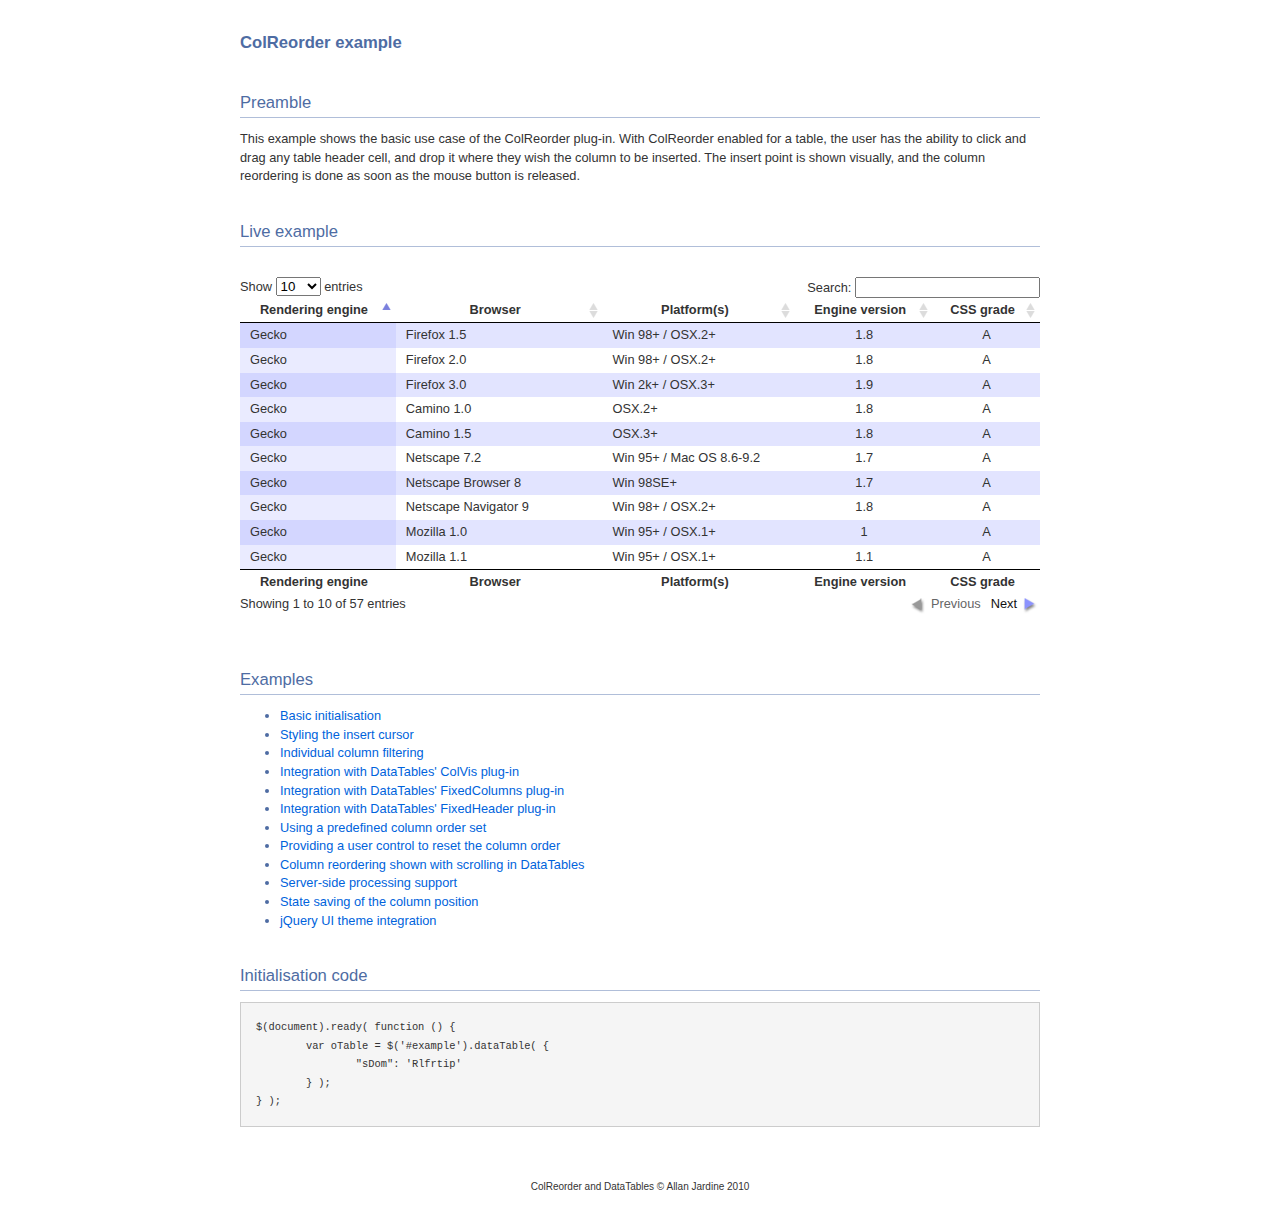
<file: web/WEB-INF/static/js/datatables/extras/ColReorder/index.html>
<!DOCTYPE HTML PUBLIC "-//W3C//DTD HTML 4.01//EN" "http://www.w3.org/TR/html4/strict.dtd">
<html>
	<head>
		<meta http-equiv="content-type" content="text/html; charset=utf-8">
		<link rel="shortcut icon" type="image/ico" href="http://www.sprymedia.co.uk/media/images/favicon.ico">
		
		<title>ColReorder example</title>
		<style type="text/css" title="currentStyle">
			@import "../../media/css/demo_page.css";
			@import "../../media/css/demo_table.css";
			@import "media/css/ColReorder.css";
		</style>
		<script type="text/javascript" charset="utf-8" src="../../media/js/jquery.js"></script>
		<script type="text/javascript" charset="utf-8" src="../../media/js/jquery.dataTables.js"></script>
		<script type="text/javascript" charset="utf-8" src="media/js/ColReorder.js"></script>
		<script type="text/javascript" charset="utf-8">
			$(document).ready( function () {
				var oTable = $('#example').dataTable( {
					"sDom": 'Rlfrtip'
				} );
			} );
		</script>
	</head>
	<body id="dt_example">
		<div id="container">
			<div class="full_width big">
				ColReorder example
			</div>
			
			<h1>Preamble</h1>
			<p>This example shows the basic use case of the ColReorder plug-in. With ColReorder enabled
				for a table, the user has the ability to click and drag any table header cell, and drop 
				it where they wish the column to be inserted. The insert point is shown visually, and
				the column reordering is done as soon as the mouse button is released.</p>
			
			<h1>Live example</h1>
			<form>
			<div id="demo">
<table cellpadding="0" cellspacing="0" border="0" class="display" id="example">
	<thead>
		<tr>
			<th>Rendering engine</th>
			<th>Browser</th>
			<th>Platform(s)</th>
			<th>Engine version</th>
			<th>CSS grade</th>
		</tr>
	</thead>
	<tfoot>
		<tr>
			<th>Rendering engine</th>
			<th>Browser</th>
			<th>Platform(s)</th>
			<th>Engine version</th>
			<th>CSS grade</th>
		</tr>
	</tfoot>
	<tbody>
		<tr class="odd_gradeX">
			<td>Trident</td>
			<td>Internet Explorer 4.0</td>
			<td>Win 95+ (Entity: &amp;)</td>
			<td class="center">4</td>
			<td class="center">X</td>
		</tr>
		<tr class="even_gradeC">
			<td>Trident</td>
			<td>Internet Explorer 5.0</td>
			<td>Win 95+</td>
			<td class="center">5</td>
			<td class="center">C</td>
		</tr>
		<tr class="odd_gradeA">
			<td>Trident</td>
			<td>Internet Explorer 5.5</td>
			<td>Win 95+</td>
			<td class="center">5.5</td>
			<td class="center">A</td>
		</tr>
		<tr class="even_gradeA">
			<td>Trident</td>
			<td>Internet Explorer 6</td>
			<td>Win 98+</td>
			<td class="center">6</td>
			<td class="center">A</td>
		</tr>
		<tr class="odd_gradeA">
			<td>Trident</td>
			<td>Internet Explorer 7</td>
			<td>Win XP SP2+</td>
			<td class="center">7</td>
			<td class="center">A</td>
		</tr>
		<tr class="even_gradeA">
			<td>Trident</td>
			<td>AOL browser (AOL desktop)</td>
			<td>Win XP</td>
			<td class="center">6</td>
			<td class="center">A</td>
		</tr>
		<tr class="odd_gradeA">
			<td>Gecko (UTF-8: $¢€)</td>
			<td>Firefox 1.0</td>
			<td>Win 98+ / OSX.2+</td>
			<td class="center">1.7</td>
			<td class="center">A</td>
		</tr>
		<tr class="even_gradeA">
			<td>Gecko</td>
			<td>Firefox 1.5</td>
			<td>Win 98+ / OSX.2+</td>
			<td class="center">1.8</td>
			<td class="center">A</td>
		</tr>
		<tr class="odd_gradeA">
			<td>Gecko</td>
			<td>Firefox 2.0</td>
			<td>Win 98+ / OSX.2+</td>
			<td class="center">1.8</td>
			<td class="center">A</td>
		</tr>
		<tr class="even_gradeA">
			<td>Gecko</td>
			<td>Firefox 3.0</td>
			<td>Win 2k+ / OSX.3+</td>
			<td class="center">1.9</td>
			<td class="center">A</td>
		</tr>
		<tr class="odd_gradeA">
			<td>Gecko</td>
			<td>Camino 1.0</td>
			<td>OSX.2+</td>
			<td class="center">1.8</td>
			<td class="center">A</td>
		</tr>
		<tr class="even_gradeA">
			<td>Gecko</td>
			<td>Camino 1.5</td>
			<td>OSX.3+</td>
			<td class="center">1.8</td>
			<td class="center">A</td>
		</tr>
		<tr class="odd_gradeA">
			<td>Gecko</td>
			<td>Netscape 7.2</td>
			<td>Win 95+ / Mac OS 8.6-9.2</td>
			<td class="center">1.7</td>
			<td class="center">A</td>
		</tr>
		<tr class="even_gradeA">
			<td>Gecko</td>
			<td>Netscape Browser 8</td>
			<td>Win 98SE+</td>
			<td class="center">1.7</td>
			<td class="center">A</td>
		</tr>
		<tr class="odd_gradeA">
			<td>Gecko</td>
			<td>Netscape Navigator 9</td>
			<td>Win 98+ / OSX.2+</td>
			<td class="center">1.8</td>
			<td class="center">A</td>
		</tr>
		<tr class="even_gradeA">
			<td>Gecko</td>
			<td>Mozilla 1.0</td>
			<td>Win 95+ / OSX.1+</td>
			<td class="center">1</td>
			<td class="center">A</td>
		</tr>
		<tr class="odd_gradeA">
			<td>Gecko</td>
			<td>Mozilla 1.1</td>
			<td>Win 95+ / OSX.1+</td>
			<td class="center">1.1</td>
			<td class="center">A</td>
		</tr>
		<tr class="even_gradeA">
			<td>Gecko</td>
			<td>Mozilla 1.2</td>
			<td>Win 95+ / OSX.1+</td>
			<td class="center">1.2</td>
			<td class="center">A</td>
		</tr>
		<tr class="odd_gradeA">
			<td>Gecko</td>
			<td>Mozilla 1.3</td>
			<td>Win 95+ / OSX.1+</td>
			<td class="center">1.3</td>
			<td class="center">A</td>
		</tr>
		<tr class="even_gradeA">
			<td>Gecko</td>
			<td>Mozilla 1.4</td>
			<td>Win 95+ / OSX.1+</td>
			<td class="center">1.4</td>
			<td class="center">A</td>
		</tr>
		<tr class="odd_gradeA">
			<td>Gecko</td>
			<td>Mozilla 1.5</td>
			<td>Win 95+ / OSX.1+</td>
			<td class="center">1.5</td>
			<td class="center">A</td>
		</tr>
		<tr class="even_gradeA">
			<td>Gecko</td>
			<td>Mozilla 1.6</td>
			<td>Win 95+ / OSX.1+</td>
			<td class="center">1.6</td>
			<td class="center">A</td>
		</tr>
		<tr class="odd_gradeA">
			<td>Gecko</td>
			<td>Mozilla 1.7</td>
			<td>Win 98+ / OSX.1+</td>
			<td class="center">1.7</td>
			<td class="center">A</td>
		</tr>
		<tr class="even_gradeA">
			<td>Gecko</td>
			<td>Mozilla 1.8</td>
			<td>Win 98+ / OSX.1+</td>
			<td class="center">1.8</td>
			<td class="center">A</td>
		</tr>
		<tr class="odd_gradeA">
			<td>Gecko</td>
			<td>Seamonkey 1.1</td>
			<td>Win 98+ / OSX.2+</td>
			<td class="center">1.8</td>
			<td class="center">A</td>
		</tr>
		<tr class="even_gradeA">
			<td>Gecko</td>
			<td>Epiphany 2.20</td>
			<td>Gnome</td>
			<td class="center">1.8</td>
			<td class="center">A</td>
		</tr>
		<tr class="odd_gradeA">
			<td>Webkit</td>
			<td>Safari 1.2</td>
			<td>OSX.3</td>
			<td class="center">125.5</td>
			<td class="center">A</td>
		</tr>
		<tr class="even_gradeA">
			<td>Webkit</td>
			<td>Safari 1.3</td>
			<td>OSX.3</td>
			<td class="center">312.8</td>
			<td class="center">A</td>
		</tr>
		<tr class="odd_gradeA">
			<td>Webkit</td>
			<td>Safari 2.0</td>
			<td>OSX.4+</td>
			<td class="center">419.3</td>
			<td class="center">A</td>
		</tr>
		<tr class="even_gradeA">
			<td>Webkit</td>
			<td>Safari 3.0</td>
			<td>OSX.4+</td>
			<td class="center">522.1</td>
			<td class="center">A</td>
		</tr>
		<tr class="odd_gradeA">
			<td>Webkit</td>
			<td>OmniWeb 5.5</td>
			<td>OSX.4+</td>
			<td class="center">420</td>
			<td class="center">A</td>
		</tr>
		<tr class="even_gradeA">
			<td>Webkit</td>
			<td>iPod Touch / iPhone</td>
			<td>iPod</td>
			<td class="center">420.1</td>
			<td class="center">A</td>
		</tr>
		<tr class="odd_gradeA">
			<td>Webkit</td>
			<td>S60</td>
			<td>S60</td>
			<td class="center">413</td>
			<td class="center">A</td>
		</tr>
		<tr class="even_gradeA">
			<td>Presto</td>
			<td>Opera 7.0</td>
			<td>Win 95+ / OSX.1+</td>
			<td class="center">-</td>
			<td class="center">A</td>
		</tr>
		<tr class="odd_gradeA">
			<td>Presto</td>
			<td>Opera 7.5</td>
			<td>Win 95+ / OSX.2+</td>
			<td class="center">-</td>
			<td class="center">A</td>
		</tr>
		<tr class="even_gradeA">
			<td>Presto</td>
			<td>Opera 8.0</td>
			<td>Win 95+ / OSX.2+</td>
			<td class="center">-</td>
			<td class="center">A</td>
		</tr>
		<tr class="odd_gradeA">
			<td>Presto</td>
			<td>Opera 8.5</td>
			<td>Win 95+ / OSX.2+</td>
			<td class="center">-</td>
			<td class="center">A</td>
		</tr>
		<tr class="even_gradeA">
			<td>Presto</td>
			<td>Opera 9.0</td>
			<td>Win 95+ / OSX.3+</td>
			<td class="center">-</td>
			<td class="center">A</td>
		</tr>
		<tr class="odd_gradeA">
			<td>Presto</td>
			<td>Opera 9.2</td>
			<td>Win 88+ / OSX.3+</td>
			<td class="center">-</td>
			<td class="center">A</td>
		</tr>
		<tr class="even_gradeA">
			<td>Presto</td>
			<td>Opera 9.5</td>
			<td>Win 88+ / OSX.3+</td>
			<td class="center">-</td>
			<td class="center">A</td>
		</tr>
		<tr class="odd_gradeA">
			<td>Presto</td>
			<td>Opera for Wii</td>
			<td>Wii</td>
			<td class="center">-</td>
			<td class="center">A</td>
		</tr>
		<tr class="even_gradeA">
			<td>Presto</td>
			<td>Nokia N800</td>
			<td>N800</td>
			<td class="center">-</td>
			<td class="center">A</td>
		</tr>
		<tr class="odd_gradeA">
			<td>Presto</td>
			<td>Nintendo DS browser</td>
			<td>Nintendo DS</td>
			<td class="center">8.5</td>
			<td class="center">C/A<sup>1</sup></td>
		</tr>
		<tr class="even_gradeC">
			<td>KHTML</td>
			<td>Konqureror 3.1</td>
			<td>KDE 3.1</td>
			<td class="center">3.1</td>
			<td class="center">C</td>
		</tr>
		<tr class="odd_gradeA">
			<td>KHTML</td>
			<td>Konqureror 3.3</td>
			<td>KDE 3.3</td>
			<td class="center">3.3</td>
			<td class="center">A</td>
		</tr>
		<tr class="even_gradeA">
			<td>KHTML</td>
			<td>Konqureror 3.5</td>
			<td>KDE 3.5</td>
			<td class="center">3.5</td>
			<td class="center">A</td>
		</tr>
		<tr class="odd_gradeX">
			<td>Tasman</td>
			<td>Internet Explorer 4.5</td>
			<td>Mac OS 8-9</td>
			<td class="center">-</td>
			<td class="center">X</td>
		</tr>
		<tr class="even_gradeC">
			<td>Tasman</td>
			<td>Internet Explorer 5.1</td>
			<td>Mac OS 7.6-9</td>
			<td class="center">1</td>
			<td class="center">C</td>
		</tr>
		<tr class="odd_gradeC">
			<td>Tasman</td>
			<td>Internet Explorer 5.2</td>
			<td>Mac OS 8-X</td>
			<td class="center">1</td>
			<td class="center">C</td>
		</tr>
		<tr class="even_gradeA">
			<td>Misc</td>
			<td>NetFront 3.1</td>
			<td>Embedded devices</td>
			<td class="center">-</td>
			<td class="center">C</td>
		</tr>
		<tr class="odd_gradeA">
			<td>Misc</td>
			<td>NetFront 3.4</td>
			<td>Embedded devices</td>
			<td class="center">-</td>
			<td class="center">A</td>
		</tr>
		<tr class="even_gradeX">
			<td>Misc</td>
			<td>Dillo 0.8</td>
			<td>Embedded devices</td>
			<td class="center">-</td>
			<td class="center">X</td>
		</tr>
		<tr class="odd_gradeX">
			<td>Misc</td>
			<td>Links</td>
			<td>Text only</td>
			<td class="center">-</td>
			<td class="center">X</td>
		</tr>
		<tr class="even_gradeX">
			<td>Misc</td>
			<td>Lynx</td>
			<td>Text only</td>
			<td class="center">-</td>
			<td class="center">X</td>
		</tr>
		<tr class="odd_gradeC">
			<td>Misc</td>
			<td>IE Mobile</td>
			<td>Windows Mobile 6</td>
			<td class="center">-</td>
			<td class="center">C</td>
		</tr>
		<tr class="even_gradeC">
			<td>Misc</td>
			<td>PSP browser</td>
			<td>PSP</td>
			<td class="center">-</td>
			<td class="center">C</td>
		</tr>
		<tr class="odd_gradeU">
			<td>Other browsers</td>
			<td>All others</td>
			<td>-</td>
			<td class="center">-</td>
			<td class="center">U</td>
		</tr>
	</tbody>
</table>
			</div>
		</form>
			<div class="spacer"></div>
			
			
			<h1>Examples</h1>
			<ul>
				<li><a href="index.html">Basic initialisation</a></li>
				<li><a href="alt_insert.html">Styling the insert cursor</a></li>
				<li><a href="col_filter.html">Individual column filtering</a></li>
				<li><a href="colvis.html">Integration with DataTables' ColVis plug-in</a></li>
				<li><a href="fixedcolumns.html">Integration with DataTables' FixedColumns plug-in</a></li>
				<li><a href="fixedheader.html">Integration with DataTables' FixedHeader plug-in</a></li>
				<li><a href="predefined.html">Using a predefined column order set</a></li>
				<li><a href="reset.html">Providing a user control to reset the column order</a></li>
				<li><a href="scrolling.html">Column reordering shown with scrolling in DataTables</a></li>
				<li><a href="server_side.html">Server-side processing support</a></li>
				<li><a href="state_save.html">State saving of the column position</a></li>
				<li><a href="theme.html">jQuery UI theme integration</a></li>
			</ul>
			
			
			<h1>Initialisation code</h1>
			<pre>$(document).ready( function () {
	var oTable = $('#example').dataTable( {
		"sDom": 'Rlfrtip'
	} );
} );</pre>
			
			<div id="footer" style="text-align:center;">
				<span style="font-size:10px;">
					ColReorder and DataTables &copy; Allan Jardine 2010
				</span>
			</div>
		</div>
	</body>
</html>
</file>
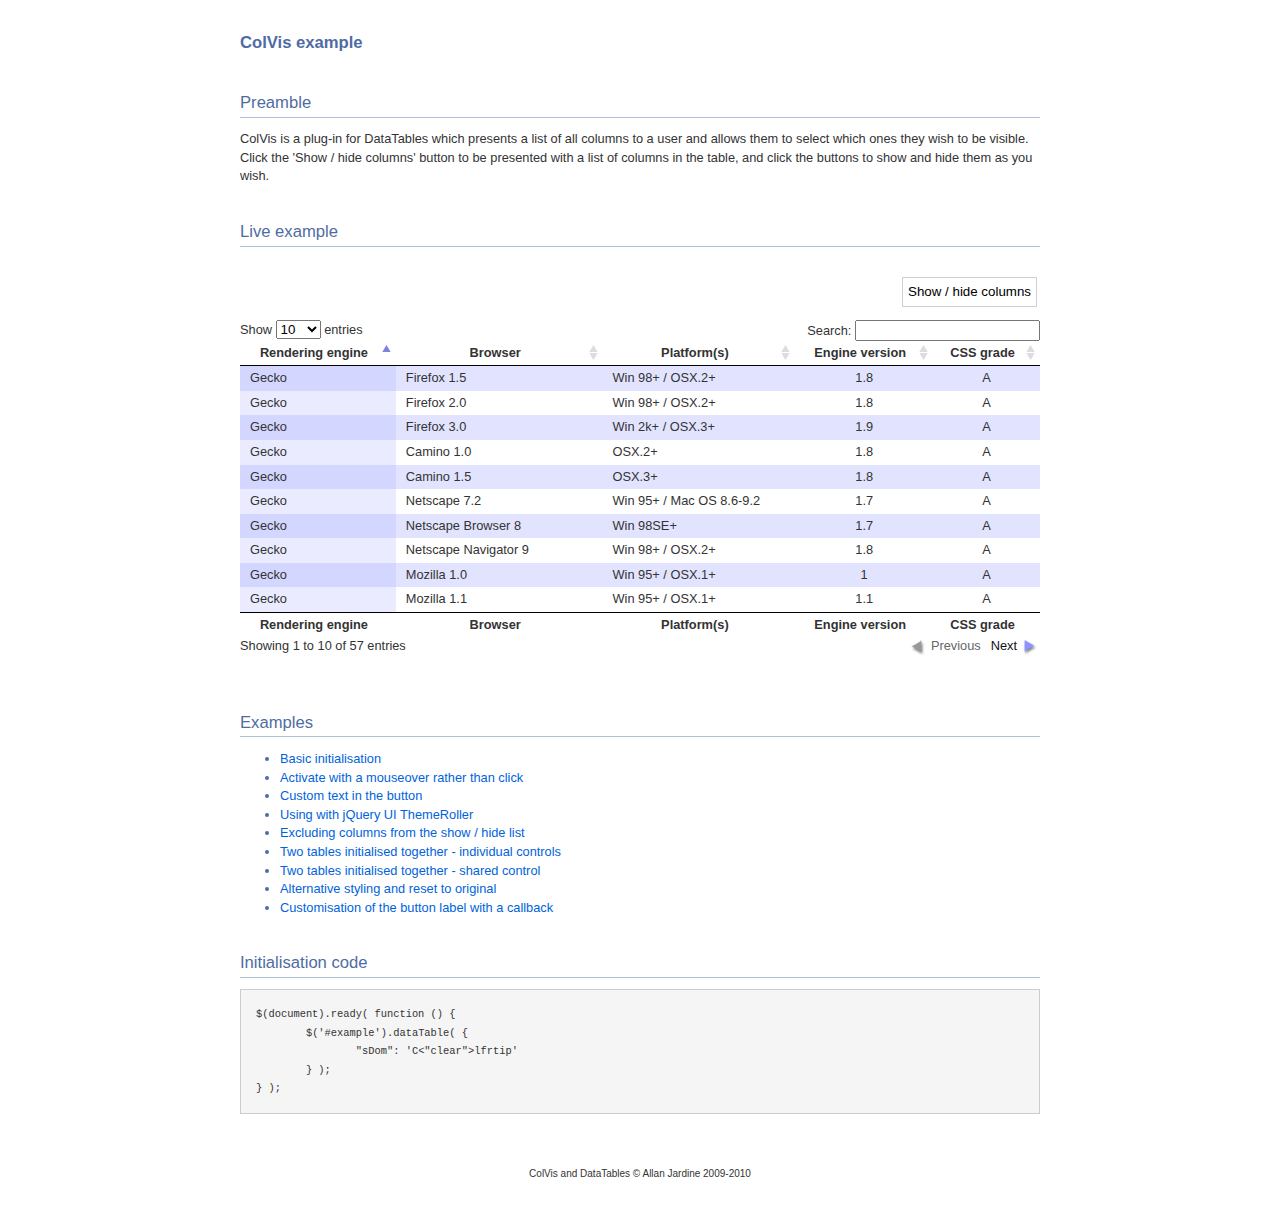
<file: web/WEB-INF/static/js/datatables/extras/ColVis/index.html>
<!DOCTYPE HTML PUBLIC "-//W3C//DTD HTML 4.01//EN" "http://www.w3.org/TR/html4/strict.dtd">
<html>
	<head>
		<meta http-equiv="content-type" content="text/html; charset=utf-8">
		<link rel="shortcut icon" type="image/ico" href="http://www.sprymedia.co.uk/media/images/favicon.ico">
		
		<title>ColVis example</title>
		<style type="text/css" title="currentStyle">
			@import "../../media/css/demo_page.css";
			@import "../../media/css/demo_table.css";
			@import "media/css/ColVis.css";
		</style>
		<script type="text/javascript" charset="utf-8" src="../../media/js/jquery.js"></script>
		<script type="text/javascript" charset="utf-8" src="../../media/js/jquery.dataTables.js"></script>
		<script type="text/javascript" charset="utf-8" src="media/js/ColVis.js"></script>
		<script type="text/javascript" charset="utf-8">
			$(document).ready( function () {
				$('#example').dataTable( {
					"sDom": 'C<"clear">lfrtip'
				} );
			} );
		</script>
	</head>
	<body id="dt_example">
		<div id="container">
			<div class="full_width big">
				ColVis example
			</div>
			
			<h1>Preamble</h1>
			<p>ColVis is a plug-in for DataTables which presents a list of all columns to a user and allows them to select which ones they wish to be visible. Click the 'Show / hide columns' button to be presented with a list of columns in the table, and click the buttons to show and hide them as you wish.</p>
			
			<h1>Live example</h1>
			<form>
			<div id="demo">
<table cellpadding="0" cellspacing="0" border="0" class="display" id="example">
	<thead>
		<tr>
			<th>Rendering engine</th>
			<th>Browser</th>
			<th>Platform(s)</th>
			<th>Engine version</th>
			<th>CSS grade</th>
		</tr>
	</thead>
	<tfoot>
		<tr>
			<th>Rendering engine</th>
			<th>Browser</th>
			<th>Platform(s)</th>
			<th>Engine version</th>
			<th>CSS grade</th>
		</tr>
	</tfoot>
	<tbody>
		<tr class="odd_gradeX">
			<td>Trident</td>
			<td>Internet Explorer 4.0</td>
			<td>Win 95+ (Entity: &amp;)</td>
			<td class="center">4</td>
			<td class="center">X</td>
		</tr>
		<tr class="even_gradeC">
			<td>Trident</td>
			<td>Internet Explorer 5.0</td>
			<td>Win 95+</td>
			<td class="center">5</td>
			<td class="center">C</td>
		</tr>
		<tr class="odd_gradeA">
			<td>Trident</td>
			<td>Internet Explorer 5.5</td>
			<td>Win 95+</td>
			<td class="center">5.5</td>
			<td class="center">A</td>
		</tr>
		<tr class="even_gradeA">
			<td>Trident</td>
			<td>Internet Explorer 6</td>
			<td>Win 98+</td>
			<td class="center">6</td>
			<td class="center">A</td>
		</tr>
		<tr class="odd_gradeA">
			<td>Trident</td>
			<td>Internet Explorer 7</td>
			<td>Win XP SP2+</td>
			<td class="center">7</td>
			<td class="center">A</td>
		</tr>
		<tr class="even_gradeA">
			<td>Trident</td>
			<td>AOL browser (AOL desktop)</td>
			<td>Win XP</td>
			<td class="center">6</td>
			<td class="center">A</td>
		</tr>
		<tr class="odd_gradeA">
			<td>Gecko (UTF-8: $¢€)</td>
			<td>Firefox 1.0</td>
			<td>Win 98+ / OSX.2+</td>
			<td class="center">1.7</td>
			<td class="center">A</td>
		</tr>
		<tr class="even_gradeA">
			<td>Gecko</td>
			<td>Firefox 1.5</td>
			<td>Win 98+ / OSX.2+</td>
			<td class="center">1.8</td>
			<td class="center">A</td>
		</tr>
		<tr class="odd_gradeA">
			<td>Gecko</td>
			<td>Firefox 2.0</td>
			<td>Win 98+ / OSX.2+</td>
			<td class="center">1.8</td>
			<td class="center">A</td>
		</tr>
		<tr class="even_gradeA">
			<td>Gecko</td>
			<td>Firefox 3.0</td>
			<td>Win 2k+ / OSX.3+</td>
			<td class="center">1.9</td>
			<td class="center">A</td>
		</tr>
		<tr class="odd_gradeA">
			<td>Gecko</td>
			<td>Camino 1.0</td>
			<td>OSX.2+</td>
			<td class="center">1.8</td>
			<td class="center">A</td>
		</tr>
		<tr class="even_gradeA">
			<td>Gecko</td>
			<td>Camino 1.5</td>
			<td>OSX.3+</td>
			<td class="center">1.8</td>
			<td class="center">A</td>
		</tr>
		<tr class="odd_gradeA">
			<td>Gecko</td>
			<td>Netscape 7.2</td>
			<td>Win 95+ / Mac OS 8.6-9.2</td>
			<td class="center">1.7</td>
			<td class="center">A</td>
		</tr>
		<tr class="even_gradeA">
			<td>Gecko</td>
			<td>Netscape Browser 8</td>
			<td>Win 98SE+</td>
			<td class="center">1.7</td>
			<td class="center">A</td>
		</tr>
		<tr class="odd_gradeA">
			<td>Gecko</td>
			<td>Netscape Navigator 9</td>
			<td>Win 98+ / OSX.2+</td>
			<td class="center">1.8</td>
			<td class="center">A</td>
		</tr>
		<tr class="even_gradeA">
			<td>Gecko</td>
			<td>Mozilla 1.0</td>
			<td>Win 95+ / OSX.1+</td>
			<td class="center">1</td>
			<td class="center">A</td>
		</tr>
		<tr class="odd_gradeA">
			<td>Gecko</td>
			<td>Mozilla 1.1</td>
			<td>Win 95+ / OSX.1+</td>
			<td class="center">1.1</td>
			<td class="center">A</td>
		</tr>
		<tr class="even_gradeA">
			<td>Gecko</td>
			<td>Mozilla 1.2</td>
			<td>Win 95+ / OSX.1+</td>
			<td class="center">1.2</td>
			<td class="center">A</td>
		</tr>
		<tr class="odd_gradeA">
			<td>Gecko</td>
			<td>Mozilla 1.3</td>
			<td>Win 95+ / OSX.1+</td>
			<td class="center">1.3</td>
			<td class="center">A</td>
		</tr>
		<tr class="even_gradeA">
			<td>Gecko</td>
			<td>Mozilla 1.4</td>
			<td>Win 95+ / OSX.1+</td>
			<td class="center">1.4</td>
			<td class="center">A</td>
		</tr>
		<tr class="odd_gradeA">
			<td>Gecko</td>
			<td>Mozilla 1.5</td>
			<td>Win 95+ / OSX.1+</td>
			<td class="center">1.5</td>
			<td class="center">A</td>
		</tr>
		<tr class="even_gradeA">
			<td>Gecko</td>
			<td>Mozilla 1.6</td>
			<td>Win 95+ / OSX.1+</td>
			<td class="center">1.6</td>
			<td class="center">A</td>
		</tr>
		<tr class="odd_gradeA">
			<td>Gecko</td>
			<td>Mozilla 1.7</td>
			<td>Win 98+ / OSX.1+</td>
			<td class="center">1.7</td>
			<td class="center">A</td>
		</tr>
		<tr class="even_gradeA">
			<td>Gecko</td>
			<td>Mozilla 1.8</td>
			<td>Win 98+ / OSX.1+</td>
			<td class="center">1.8</td>
			<td class="center">A</td>
		</tr>
		<tr class="odd_gradeA">
			<td>Gecko</td>
			<td>Seamonkey 1.1</td>
			<td>Win 98+ / OSX.2+</td>
			<td class="center">1.8</td>
			<td class="center">A</td>
		</tr>
		<tr class="even_gradeA">
			<td>Gecko</td>
			<td>Epiphany 2.20</td>
			<td>Gnome</td>
			<td class="center">1.8</td>
			<td class="center">A</td>
		</tr>
		<tr class="odd_gradeA">
			<td>Webkit</td>
			<td>Safari 1.2</td>
			<td>OSX.3</td>
			<td class="center">125.5</td>
			<td class="center">A</td>
		</tr>
		<tr class="even_gradeA">
			<td>Webkit</td>
			<td>Safari 1.3</td>
			<td>OSX.3</td>
			<td class="center">312.8</td>
			<td class="center">A</td>
		</tr>
		<tr class="odd_gradeA">
			<td>Webkit</td>
			<td>Safari 2.0</td>
			<td>OSX.4+</td>
			<td class="center">419.3</td>
			<td class="center">A</td>
		</tr>
		<tr class="even_gradeA">
			<td>Webkit</td>
			<td>Safari 3.0</td>
			<td>OSX.4+</td>
			<td class="center">522.1</td>
			<td class="center">A</td>
		</tr>
		<tr class="odd_gradeA">
			<td>Webkit</td>
			<td>OmniWeb 5.5</td>
			<td>OSX.4+</td>
			<td class="center">420</td>
			<td class="center">A</td>
		</tr>
		<tr class="even_gradeA">
			<td>Webkit</td>
			<td>iPod Touch / iPhone</td>
			<td>iPod</td>
			<td class="center">420.1</td>
			<td class="center">A</td>
		</tr>
		<tr class="odd_gradeA">
			<td>Webkit</td>
			<td>S60</td>
			<td>S60</td>
			<td class="center">413</td>
			<td class="center">A</td>
		</tr>
		<tr class="even_gradeA">
			<td>Presto</td>
			<td>Opera 7.0</td>
			<td>Win 95+ / OSX.1+</td>
			<td class="center">-</td>
			<td class="center">A</td>
		</tr>
		<tr class="odd_gradeA">
			<td>Presto</td>
			<td>Opera 7.5</td>
			<td>Win 95+ / OSX.2+</td>
			<td class="center">-</td>
			<td class="center">A</td>
		</tr>
		<tr class="even_gradeA">
			<td>Presto</td>
			<td>Opera 8.0</td>
			<td>Win 95+ / OSX.2+</td>
			<td class="center">-</td>
			<td class="center">A</td>
		</tr>
		<tr class="odd_gradeA">
			<td>Presto</td>
			<td>Opera 8.5</td>
			<td>Win 95+ / OSX.2+</td>
			<td class="center">-</td>
			<td class="center">A</td>
		</tr>
		<tr class="even_gradeA">
			<td>Presto</td>
			<td>Opera 9.0</td>
			<td>Win 95+ / OSX.3+</td>
			<td class="center">-</td>
			<td class="center">A</td>
		</tr>
		<tr class="odd_gradeA">
			<td>Presto</td>
			<td>Opera 9.2</td>
			<td>Win 88+ / OSX.3+</td>
			<td class="center">-</td>
			<td class="center">A</td>
		</tr>
		<tr class="even_gradeA">
			<td>Presto</td>
			<td>Opera 9.5</td>
			<td>Win 88+ / OSX.3+</td>
			<td class="center">-</td>
			<td class="center">A</td>
		</tr>
		<tr class="odd_gradeA">
			<td>Presto</td>
			<td>Opera for Wii</td>
			<td>Wii</td>
			<td class="center">-</td>
			<td class="center">A</td>
		</tr>
		<tr class="even_gradeA">
			<td>Presto</td>
			<td>Nokia N800</td>
			<td>N800</td>
			<td class="center">-</td>
			<td class="center">A</td>
		</tr>
		<tr class="odd_gradeA">
			<td>Presto</td>
			<td>Nintendo DS browser</td>
			<td>Nintendo DS</td>
			<td class="center">8.5</td>
			<td class="center">C/A<sup>1</sup></td>
		</tr>
		<tr class="even_gradeC">
			<td>KHTML</td>
			<td>Konqureror 3.1</td>
			<td>KDE 3.1</td>
			<td class="center">3.1</td>
			<td class="center">C</td>
		</tr>
		<tr class="odd_gradeA">
			<td>KHTML</td>
			<td>Konqureror 3.3</td>
			<td>KDE 3.3</td>
			<td class="center">3.3</td>
			<td class="center">A</td>
		</tr>
		<tr class="even_gradeA">
			<td>KHTML</td>
			<td>Konqureror 3.5</td>
			<td>KDE 3.5</td>
			<td class="center">3.5</td>
			<td class="center">A</td>
		</tr>
		<tr class="odd_gradeX">
			<td>Tasman</td>
			<td>Internet Explorer 4.5</td>
			<td>Mac OS 8-9</td>
			<td class="center">-</td>
			<td class="center">X</td>
		</tr>
		<tr class="even_gradeC">
			<td>Tasman</td>
			<td>Internet Explorer 5.1</td>
			<td>Mac OS 7.6-9</td>
			<td class="center">1</td>
			<td class="center">C</td>
		</tr>
		<tr class="odd_gradeC">
			<td>Tasman</td>
			<td>Internet Explorer 5.2</td>
			<td>Mac OS 8-X</td>
			<td class="center">1</td>
			<td class="center">C</td>
		</tr>
		<tr class="even_gradeA">
			<td>Misc</td>
			<td>NetFront 3.1</td>
			<td>Embedded devices</td>
			<td class="center">-</td>
			<td class="center">C</td>
		</tr>
		<tr class="odd_gradeA">
			<td>Misc</td>
			<td>NetFront 3.4</td>
			<td>Embedded devices</td>
			<td class="center">-</td>
			<td class="center">A</td>
		</tr>
		<tr class="even_gradeX">
			<td>Misc</td>
			<td>Dillo 0.8</td>
			<td>Embedded devices</td>
			<td class="center">-</td>
			<td class="center">X</td>
		</tr>
		<tr class="odd_gradeX">
			<td>Misc</td>
			<td>Links</td>
			<td>Text only</td>
			<td class="center">-</td>
			<td class="center">X</td>
		</tr>
		<tr class="even_gradeX">
			<td>Misc</td>
			<td>Lynx</td>
			<td>Text only</td>
			<td class="center">-</td>
			<td class="center">X</td>
		</tr>
		<tr class="odd_gradeC">
			<td>Misc</td>
			<td>IE Mobile</td>
			<td>Windows Mobile 6</td>
			<td class="center">-</td>
			<td class="center">C</td>
		</tr>
		<tr class="even_gradeC">
			<td>Misc</td>
			<td>PSP browser</td>
			<td>PSP</td>
			<td class="center">-</td>
			<td class="center">C</td>
		</tr>
		<tr class="odd_gradeU">
			<td>Other browsers</td>
			<td>All others</td>
			<td>-</td>
			<td class="center">-</td>
			<td class="center">U</td>
		</tr>
	</tbody>
</table>
			</div>
		</form>
			<div class="spacer"></div>
			
			
			<h1>Examples</h1>
			<ul>
				<li><a href="index.html">Basic initialisation</a></li>
				<li><a href="mouseover.html">Activate with a mouseover rather than click</a></li>
				<li><a href="text.html">Custom text in the button</a></li>
				<li><a href="theme.html">Using with jQuery UI ThemeRoller</a></li>
				<li><a href="exclude_columns.html">Excluding columns from the show / hide list</a></li>
				<li><a href="two_tables.html">Two tables initialised together - individual controls</a></li>
				<li><a href="two_tables_identical.html">Two tables initialised together - shared control</a></li>
				<li><a href="style.html">Alternative styling and reset to original</a></li>
				<li><a href="title_callback.html">Customisation of the button label with a callback</a></li>
			</ul>
			
			
			<h1>Initialisation code</h1>
			<pre>$(document).ready( function () {
	$('#example').dataTable( {
		"sDom": 'C&lt;"clear"&gt;lfrtip'
	} );
} );</pre>
			
			<div id="footer" style="text-align:center;">
				<span style="font-size:10px;">
					ColVis and DataTables &copy; Allan Jardine 2009-2010
				</span>
			</div>
		</div>
	</body>
</html>
</file>
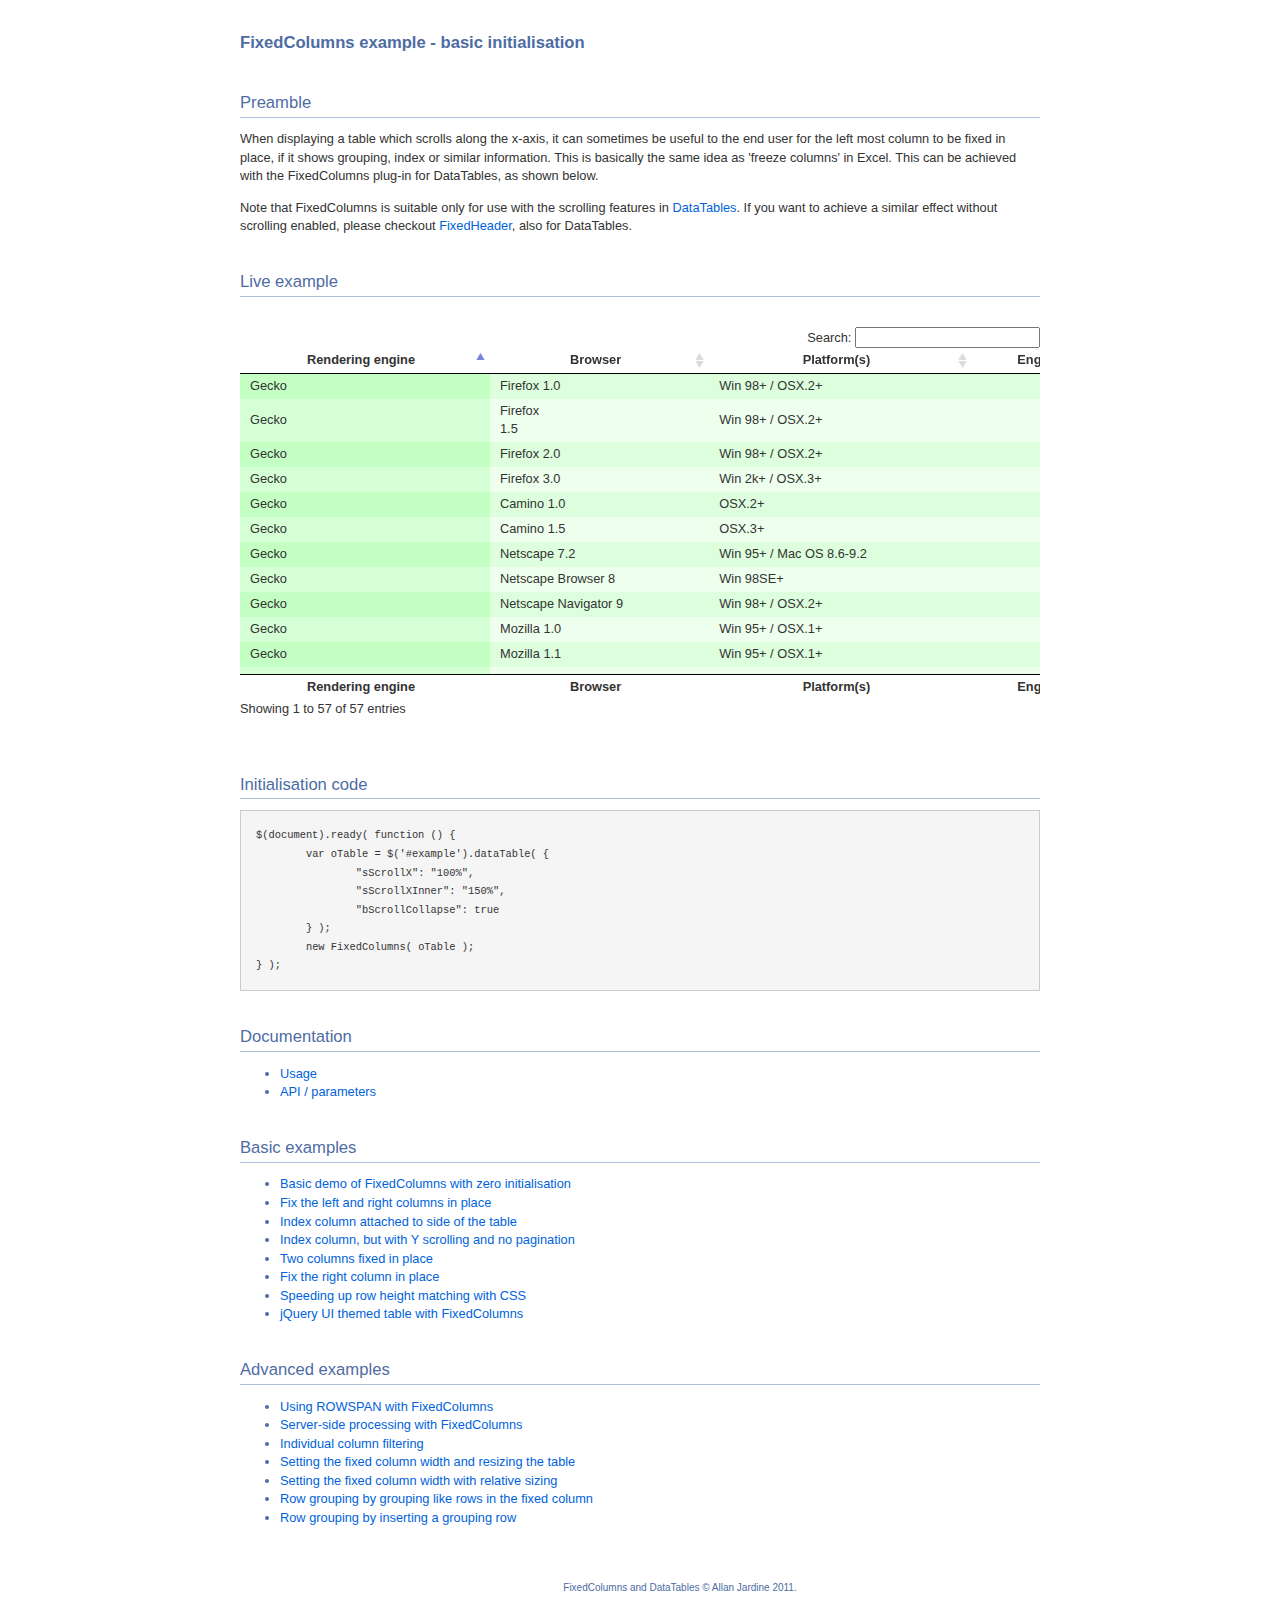
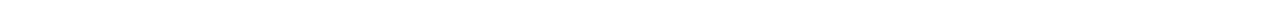
<file: web/WEB-INF/static/js/datatables/extras/FixedColumns/index.html>
<!DOCTYPE HTML PUBLIC "-//W3C//DTD HTML 4.01//EN" "http://www.w3.org/TR/html4/strict.dtd">
<html>
	<head>
		<meta http-equiv="content-type" content="text/html; charset=utf-8">
		<link rel="shortcut icon" type="image/ico" href="http://www.sprymedia.co.uk/media/images/favicon.ico">
		
		<title>FixedColumns example</title>
		<style type="text/css" title="currentStyle">
			@import "../../media/css/demo_page.css";
			@import "../../media/css/demo_table.css";
		</style>
		<script type="text/javascript" charset="utf-8" src="../../media/js/jquery.js"></script>
		<script type="text/javascript" charset="utf-8" src="../../media/js/jquery.dataTables.js"></script>
		<script type="text/javascript" charset="utf-8" src="media/js/FixedColumns.js"></script>
		<script type="text/javascript" charset="utf-8">
			$(document).ready( function () {
				var oTable = $('#example').dataTable( {
					"sScrollY": "300px",
					"sScrollX": "100%",
					"sScrollXInner": "150%",
					"bScrollCollapse": true,
					"bPaginate": false
				} );
				new FixedColumns( oTable );
			} );
		</script>
	</head>
	<body id="dt_example">
		<div id="container">
			<div class="full_width big">
				FixedColumns example - basic initialisation
			</div>
			
			<h1>Preamble</h1>
			<p>When displaying a table which scrolls along the x-axis, it can sometimes be useful to the end user for the left most column to be fixed in place, if it shows grouping, index or similar information. This is basically the same idea as 'freeze columns' in Excel. This can be achieved with the FixedColumns plug-in for DataTables, as shown below.</p>
			<p>Note that FixedColumns is suitable only for use with the scrolling features in <a href="http://datatables.net">DataTables</a>. If you want to achieve a similar effect without scrolling enabled, please checkout <a href="http://datatables.net/plug-ins">FixedHeader</a>, also for DataTables.</p>
			
			<h1>Live example</h1>
			<div id="demo">
<table cellpadding="0" cellspacing="0" border="0" class="display" id="example">
	<thead>
		<tr>
			<th>Rendering engine</th>
			<th>Browser</th>
			<th>Platform(s)</th>
			<th>Engine version</th>
			<th>CSS grade</th>
		</tr>
	</thead>
	<tfoot>
		<tr>
			<th>Rendering engine</th>
			<th>Browser</th>
			<th>Platform(s)</th>
			<th>Engine version</th>
			<th>CSS grade</th>
		</tr>
	</tfoot>
	<tbody>
		<tr class="gradeX">
			<td>Trident</td>
			<td>Internet
				 Explorer 4.0</td>
			<td>Win 95+</td>
			<td class="center">4</td>
			<td class="center">X</td>
		</tr>
		<tr class="gradeC">
			<td>Trident</td>
			<td>Internet
				 Explorer 5.0</td>
			<td>Win 95+</td>
			<td class="center">5</td>
			<td class="center">C</td>
		</tr>
		<tr class="gradeA">
			<td>Trident</td>
			<td>Internet
				 Explorer 5.5</td>
			<td>Win 95+</td>
			<td class="center">5.5</td>
			<td class="center">A</td>
		</tr>
		<tr class="gradeA">
			<td>Trident</td>
			<td>Internet
				 Explorer 6</td>
			<td>Win 98+</td>
			<td class="center">6</td>
			<td class="center">A</td>
		</tr>
		<tr class="gradeA">
			<td>Trident</td>
			<td>Internet Explorer 7</td>
			<td>Win XP SP2+</td>
			<td class="center">7</td>
			<td class="center">A</td>
		</tr>
		<tr class="gradeA">
			<td>Trident</td>
			<td>AOL browser (AOL desktop)</td>
			<td>Win XP</td>
			<td class="center">6</td>
			<td class="center">A</td>
		</tr>
		<tr class="gradeA">
			<td>Gecko</td>
			<td>Firefox 1.0</td>
			<td>Win 98+ / OSX.2+</td>
			<td class="center">1.7</td>
			<td class="center">A</td>
		</tr>
		<tr class="gradeA">
			<td>Gecko</td>
			<td>Firefox <br>1.5</td>
			<td>Win 98+ / OSX.2+</td>
			<td class="center">1.8</td>
			<td class="center">A</td>
		</tr>
		<tr class="gradeA">
			<td>Gecko</td>
			<td>Firefox 2.0</td>
			<td>Win 98+ / OSX.2+</td>
			<td class="center">1.8</td>
			<td class="center">A</td>
		</tr>
		<tr class="gradeA">
			<td>Gecko</td>
			<td>Firefox 3.0</td>
			<td>Win 2k+ / OSX.3+</td>
			<td class="center">1.9</td>
			<td class="center">A</td>
		</tr>
		<tr class="gradeA">
			<td>Gecko</td>
			<td>Camino 1.0</td>
			<td>OSX.2+</td>
			<td class="center">1.8</td>
			<td class="center">A</td>
		</tr>
		<tr class="gradeA">
			<td>Gecko</td>
			<td>Camino 1.5</td>
			<td>OSX.3+</td>
			<td class="center">1.8</td>
			<td class="center">A</td>
		</tr>
		<tr class="gradeA">
			<td>Gecko</td>
			<td>Netscape 7.2</td>
			<td>Win 95+ / Mac OS 8.6-9.2</td>
			<td class="center">1.7</td>
			<td class="center">A</td>
		</tr>
		<tr class="gradeA">
			<td>Gecko</td>
			<td>Netscape Browser 8</td>
			<td>Win 98SE+</td>
			<td class="center">1.7</td>
			<td class="center">A</td>
		</tr>
		<tr class="gradeA">
			<td>Gecko</td>
			<td>Netscape Navigator 9</td>
			<td>Win 98+ / OSX.2+</td>
			<td class="center">1.8</td>
			<td class="center">A</td>
		</tr>
		<tr class="gradeA">
			<td>Gecko</td>
			<td>Mozilla 1.0</td>
			<td>Win 95+ / OSX.1+</td>
			<td class="center">1</td>
			<td class="center">A</td>
		</tr>
		<tr class="gradeA">
			<td>Gecko</td>
			<td>Mozilla 1.1</td>
			<td>Win 95+ / OSX.1+</td>
			<td class="center">1.1</td>
			<td class="center">A</td>
		</tr>
		<tr class="gradeA">
			<td>Gecko</td>
			<td>Mozilla 1.2</td>
			<td>Win 95+ / OSX.1+</td>
			<td class="center">1.2</td>
			<td class="center">A</td>
		</tr>
		<tr class="gradeA">
			<td>Gecko</td>
			<td>Mozilla 1.3</td>
			<td>Win 95+ / OSX.1+</td>
			<td class="center">1.3</td>
			<td class="center">A</td>
		</tr>
		<tr class="gradeA">
			<td>Gecko</td>
			<td>Mozilla 1.4</td>
			<td>Win 95+ / OSX.1+</td>
			<td class="center">1.4</td>
			<td class="center">A</td>
		</tr>
		<tr class="gradeA">
			<td>Gecko</td>
			<td>Mozilla 1.5</td>
			<td>Win 95+ / OSX.1+</td>
			<td class="center">1.5</td>
			<td class="center">A</td>
		</tr>
		<tr class="gradeA">
			<td>Gecko</td>
			<td>Mozilla 1.6</td>
			<td>Win 95+ / OSX.1+</td>
			<td class="center">1.6</td>
			<td class="center">A</td>
		</tr>
		<tr class="gradeA">
			<td>Gecko</td>
			<td>Mozilla 1.7</td>
			<td>Win 98+ / OSX.1+</td>
			<td class="center">1.7</td>
			<td class="center">A</td>
		</tr>
		<tr class="gradeA">
			<td>Gecko</td>
			<td>Mozilla 1.8</td>
			<td>Win 98+ / OSX.1+</td>
			<td class="center">1.8</td>
			<td class="center">A</td>
		</tr>
		<tr class="gradeA">
			<td>Gecko</td>
			<td>Seamonkey 1.1</td>
			<td>Win 98+ / OSX.2+</td>
			<td class="center">1.8</td>
			<td class="center">A</td>
		</tr>
		<tr class="gradeA">
			<td>Gecko</td>
			<td>Epiphany 2.20</td>
			<td>Gnome</td>
			<td class="center">1.8</td>
			<td class="center">A</td>
		</tr>
		<tr class="gradeA">
			<td>Webkit</td>
			<td>Safari 1.2</td>
			<td>OSX.3</td>
			<td class="center">125.5</td>
			<td class="center">A</td>
		</tr>
		<tr class="gradeA">
			<td>Webkit</td>
			<td>Safari 1.3</td>
			<td>OSX.3</td>
			<td class="center">312.8</td>
			<td class="center">A</td>
		</tr>
		<tr class="gradeA">
			<td>Webkit</td>
			<td>Safari 2.0</td>
			<td>OSX.4+</td>
			<td class="center">419.3</td>
			<td class="center">A</td>
		</tr>
		<tr class="gradeA">
			<td>Webkit</td>
			<td>Safari 3.0</td>
			<td>OSX.4+</td>
			<td class="center">522.1</td>
			<td class="center">A</td>
		</tr>
		<tr class="gradeA">
			<td>Webkit</td>
			<td>OmniWeb 5.5</td>
			<td>OSX.4+</td>
			<td class="center">420</td>
			<td class="center">A</td>
		</tr>
		<tr class="gradeA">
			<td>Webkit</td>
			<td>iPod Touch / iPhone</td>
			<td>iPod</td>
			<td class="center">420.1</td>
			<td class="center">A</td>
		</tr>
		<tr class="gradeA">
			<td>Webkit</td>
			<td>S60</td>
			<td>S60</td>
			<td class="center">413</td>
			<td class="center">A</td>
		</tr>
		<tr class="gradeA">
			<td>Presto</td>
			<td>Opera 7.0</td>
			<td>Win 95+ / OSX.1+</td>
			<td class="center">-</td>
			<td class="center">A</td>
		</tr>
		<tr class="gradeA">
			<td>Presto</td>
			<td>Opera 7.5</td>
			<td>Win 95+ / OSX.2+</td>
			<td class="center">-</td>
			<td class="center">A</td>
		</tr>
		<tr class="gradeA">
			<td>Presto</td>
			<td>Opera 8.0</td>
			<td>Win 95+ / OSX.2+</td>
			<td class="center">-</td>
			<td class="center">A</td>
		</tr>
		<tr class="gradeA">
			<td>Presto</td>
			<td>Opera 8.5</td>
			<td>Win 95+ / OSX.2+</td>
			<td class="center">-</td>
			<td class="center">A</td>
		</tr>
		<tr class="gradeA">
			<td>Presto</td>
			<td>Opera 9.0</td>
			<td>Win 95+ / OSX.3+</td>
			<td class="center">-</td>
			<td class="center">A</td>
		</tr>
		<tr class="gradeA">
			<td>Presto</td>
			<td>Opera 9.2</td>
			<td>Win 88+ / OSX.3+</td>
			<td class="center">-</td>
			<td class="center">A</td>
		</tr>
		<tr class="gradeA">
			<td>Presto</td>
			<td>Opera 9.5</td>
			<td>Win 88+ / OSX.3+</td>
			<td class="center">-</td>
			<td class="center">A</td>
		</tr>
		<tr class="gradeA">
			<td>Presto</td>
			<td>Opera for Wii</td>
			<td>Wii</td>
			<td class="center">-</td>
			<td class="center">A</td>
		</tr>
		<tr class="gradeA">
			<td>Presto</td>
			<td>Nokia N800</td>
			<td>N800</td>
			<td class="center">-</td>
			<td class="center">A</td>
		</tr>
		<tr class="gradeA">
			<td>Presto</td>
			<td>Nintendo DS browser</td>
			<td>Nintendo DS</td>
			<td class="center">8.5</td>
			<td class="center">C/A</td>
		</tr>
		<tr class="gradeC">
			<td>KHTML</td>
			<td>Konqureror 3.1</td>
			<td>KDE 3.1</td>
			<td class="center">3.1</td>
			<td class="center">C</td>
		</tr>
		<tr class="gradeA">
			<td>KHTML</td>
			<td>Konqureror 3.3</td>
			<td>KDE 3.3</td>
			<td class="center">3.3</td>
			<td class="center">A</td>
		</tr>
		<tr class="gradeA">
			<td>KHTML</td>
			<td>Konqureror 3.5</td>
			<td>KDE 3.5</td>
			<td class="center">3.5</td>
			<td class="center">A</td>
		</tr>
		<tr class="gradeX">
			<td>Tasman</td>
			<td>Internet Explorer 4.5</td>
			<td>Mac OS 8-9</td>
			<td class="center">-</td>
			<td class="center">X</td>
		</tr>
		<tr class="gradeC">
			<td>Tasman</td>
			<td>Internet Explorer 5.1</td>
			<td>Mac OS 7.6-9</td>
			<td class="center">1</td>
			<td class="center">C</td>
		</tr>
		<tr class="gradeC">
			<td>Tasman</td>
			<td>Internet Explorer 5.2</td>
			<td>Mac OS 8-X</td>
			<td class="center">1</td>
			<td class="center">C</td>
		</tr>
		<tr class="gradeA">
			<td>Misc</td>
			<td>NetFront 3.1</td>
			<td>Embedded devices</td>
			<td class="center">-</td>
			<td class="center">C</td>
		</tr>
		<tr class="gradeA">
			<td>Misc</td>
			<td>NetFront 3.4</td>
			<td>Embedded devices</td>
			<td class="center">-</td>
			<td class="center">A</td>
		</tr>
		<tr class="gradeX">
			<td>Misc</td>
			<td>Dillo 0.8</td>
			<td>Embedded devices</td>
			<td class="center">-</td>
			<td class="center">X</td>
		</tr>
		<tr class="gradeX">
			<td>Misc</td>
			<td>Links</td>
			<td>Text only</td>
			<td class="center">-</td>
			<td class="center">X</td>
		</tr>
		<tr class="gradeX">
			<td>Misc</td>
			<td>Lynx</td>
			<td>Text only</td>
			<td class="center">-</td>
			<td class="center">X</td>
		</tr>
		<tr class="gradeC">
			<td>Misc</td>
			<td>IE Mobile</td>
			<td>Windows Mobile 6</td>
			<td class="center">-</td>
			<td class="center">C</td>
		</tr>
		<tr class="gradeC">
			<td>Misc</td>
			<td>PSP browser</td>
			<td>PSP</td>
			<td class="center">-</td>
			<td class="center">C</td>
		</tr>
		<tr class="gradeU">
			<td>Other browsers</td>
			<td>All others</td>
			<td>-</td>
			<td class="center">-</td>
			<td class="center">U</td>
		</tr>
	</tbody>
</table>
			</div>
			<div class="spacer"></div>
			
			
			<h1>Initialisation code</h1>
			<pre>$(document).ready( function () {
	var oTable = $('#example').dataTable( {
		"sScrollX": "100%",
		"sScrollXInner": "150%",
		"bScrollCollapse": true
	} );
	new FixedColumns( oTable );
} );</pre>


			<h1>Documentation</h1>
			<ul>
				<li><a href="http://datatables.net/extras/fixedcolumns">Usage</a></li>
				<li><a href="http://datatables.net/docs/FixedColumns">API / parameters</a></li>
			</ul>

			<h1>Basic examples</h1>
			<ul>
				<li><a href="index.html">Basic demo of FixedColumns with zero initialisation</a></li>
				<li><a href="left_right_columns.html">Fix the left and right columns in place</a></li>
				<li><a href="index_column.html">Index column attached to side of the table</a></li>
				<li><a href="x_y_scrolling.html">Index column, but with Y scrolling and no pagination</a></li>
				<li><a href="two_columns.html">Two columns fixed in place</a></li>
				<li><a href="right_column.html">Fix the right column in place</a></li>
				<li><a href="css_size.html">Speeding up row height matching with CSS</a></li>
				<li><a href="themed.html">jQuery UI themed table with FixedColumns</a></li>
			</ul>
			
			<h1>Advanced examples</h1>
			<ul>
				<li><a href="rowspan.html">Using ROWSPAN with FixedColumns</a></li>
				<li><a href="server-side-processing.html">Server-side processing with FixedColumns</a></li>
				<li><a href="col_filter.html">Individual column filtering</a></li>
				<li><a href="scale_fixed.html">Setting the fixed column width and resizing the table</a></li>
				<li><a href="scale_relative.html">Setting the fixed column width with relative sizing</a></li>
				<li><a href="row_grouping_height.html">Row grouping by grouping like rows in the fixed column</a></li>
				<li><a href="row_grouping.html">Row grouping by inserting a grouping row</a></li>
			<ul>
			
			
			<div id="footer" style="text-align:center;">
				<span style="font-size:10px;">
					FixedColumns and DataTables &copy; Allan Jardine 2011.<br>
				</span>
			</div>
		</div>
	</body>
</html>
</file>
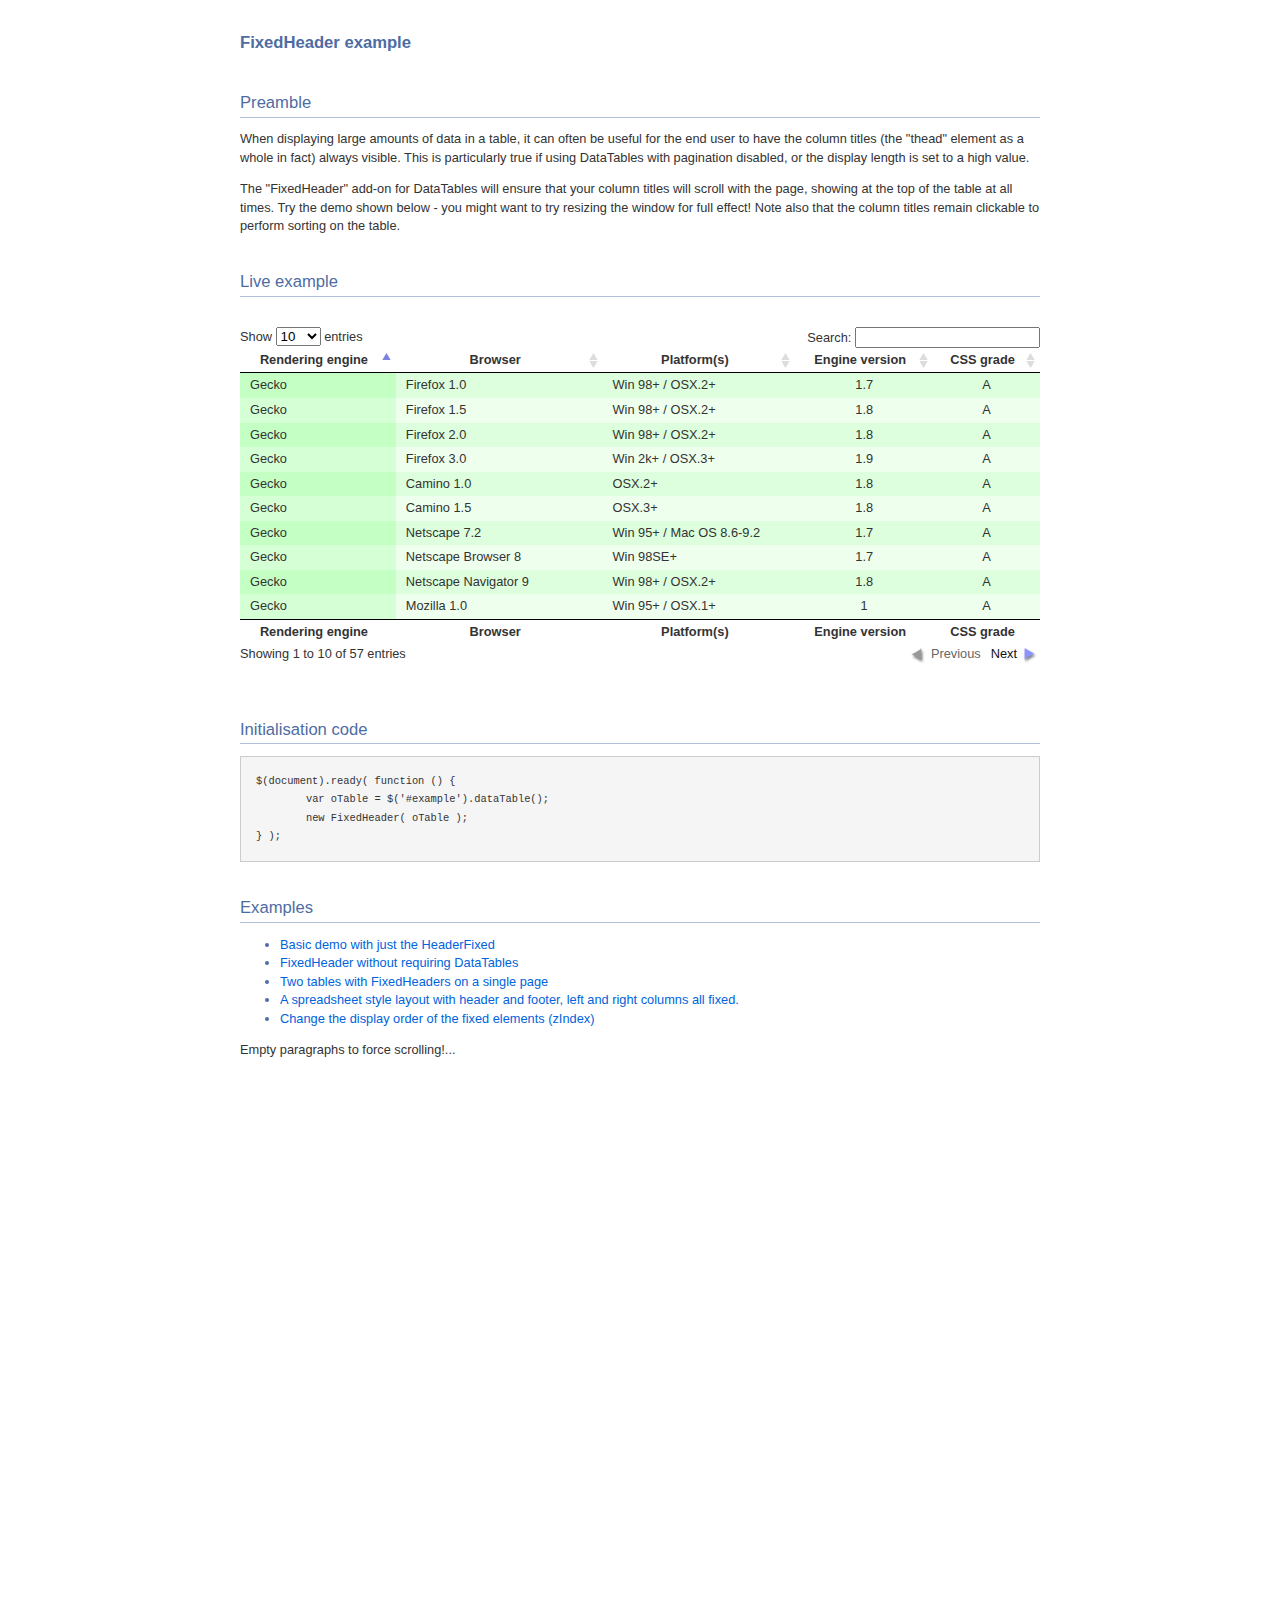
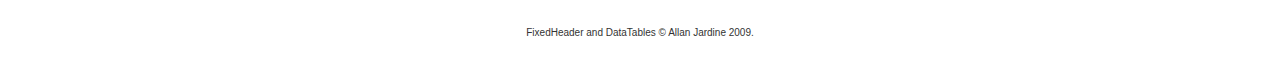
<file: web/WEB-INF/static/js/datatables/extras/FixedHeader/index.html>
<!DOCTYPE HTML PUBLIC "-//W3C//DTD HTML 4.01//EN" "http://www.w3.org/TR/html4/strict.dtd">
<html>
	<head>
		<meta http-equiv="content-type" content="text/html; charset=utf-8">
		<link rel="shortcut icon" type="image/ico" href="http://www.sprymedia.co.uk/media/images/favicon.ico">
		
		<title>FixedHeader example</title>
		<style type="text/css" title="currentStyle">
			@import "../../media/css/demo_page.css";
			@import "../../media/css/demo_table.css";
			.FixedHeader_Cloned th { background-color: white; }
		</style>
		<script type="text/javascript" charset="utf-8" src="../../media/js/jquery.js"></script>
		<script type="text/javascript" charset="utf-8" src="../../media/js/jquery.dataTables.js"></script>
		<script type="text/javascript" charset="utf-8" src="js/FixedHeader.js"></script>
		<script type="text/javascript" charset="utf-8">
			$(document).ready( function () {
				var oTable = $('#example').dataTable();
				new FixedHeader( oTable );
			} );
		</script>
	</head>
	<body id="dt_example">
		<div id="container">
			<div class="full_width big">
				FixedHeader example
			</div>
			
			<h1>Preamble</h1>
			<p>When displaying large amounts of data in a table, it can often be useful for the end user to have the column titles (the "thead" element as a whole in fact) always visible. This is particularly true if using DataTables with pagination disabled, or the display length is set to a high value.</p>
			<p>The "FixedHeader" add-on for DataTables will ensure that your column titles will scroll with the page, showing at the top of the table at all times. Try the demo shown below - you might want to try resizing the window for full effect! Note also that the column titles remain clickable to perform sorting on the table.</p>
			
			<h1>Live example</h1>
			<div id="demo">
<table cellpadding="0" cellspacing="0" border="0" class="display" id="example">
	<thead>
		<tr>
			<th>Rendering engine</th>
			<th>Browser</th>
			<th>Platform(s)</th>
			<th>Engine version</th>
			<th>CSS grade</th>
		</tr>
	</thead>
	<tbody>
		<tr class="gradeX">
			<td>Trident</td>
			<td>Internet
				 Explorer 4.0</td>
			<td>Win 95+</td>
			<td class="center">4</td>
			<td class="center">X</td>
		</tr>
		<tr class="gradeC">
			<td>Trident</td>
			<td>Internet
				 Explorer 5.0</td>
			<td>Win 95+</td>
			<td class="center">5</td>
			<td class="center">C</td>
		</tr>
		<tr class="gradeA">
			<td>Trident</td>
			<td>Internet
				 Explorer 5.5</td>
			<td>Win 95+</td>
			<td class="center">5.5</td>
			<td class="center">A</td>
		</tr>
		<tr class="gradeA">
			<td>Trident</td>
			<td>Internet
				 Explorer 6</td>
			<td>Win 98+</td>
			<td class="center">6</td>
			<td class="center">A</td>
		</tr>
		<tr class="gradeA">
			<td>Trident</td>
			<td>Internet Explorer 7</td>
			<td>Win XP SP2+</td>
			<td class="center">7</td>
			<td class="center">A</td>
		</tr>
		<tr class="gradeA">
			<td>Trident</td>
			<td>AOL browser (AOL desktop)</td>
			<td>Win XP</td>
			<td class="center">6</td>
			<td class="center">A</td>
		</tr>
		<tr class="gradeA">
			<td>Gecko</td>
			<td>Firefox 1.0</td>
			<td>Win 98+ / OSX.2+</td>
			<td class="center">1.7</td>
			<td class="center">A</td>
		</tr>
		<tr class="gradeA">
			<td>Gecko</td>
			<td>Firefox 1.5</td>
			<td>Win 98+ / OSX.2+</td>
			<td class="center">1.8</td>
			<td class="center">A</td>
		</tr>
		<tr class="gradeA">
			<td>Gecko</td>
			<td>Firefox 2.0</td>
			<td>Win 98+ / OSX.2+</td>
			<td class="center">1.8</td>
			<td class="center">A</td>
		</tr>
		<tr class="gradeA">
			<td>Gecko</td>
			<td>Firefox 3.0</td>
			<td>Win 2k+ / OSX.3+</td>
			<td class="center">1.9</td>
			<td class="center">A</td>
		</tr>
		<tr class="gradeA">
			<td>Gecko</td>
			<td>Camino 1.0</td>
			<td>OSX.2+</td>
			<td class="center">1.8</td>
			<td class="center">A</td>
		</tr>
		<tr class="gradeA">
			<td>Gecko</td>
			<td>Camino 1.5</td>
			<td>OSX.3+</td>
			<td class="center">1.8</td>
			<td class="center">A</td>
		</tr>
		<tr class="gradeA">
			<td>Gecko</td>
			<td>Netscape 7.2</td>
			<td>Win 95+ / Mac OS 8.6-9.2</td>
			<td class="center">1.7</td>
			<td class="center">A</td>
		</tr>
		<tr class="gradeA">
			<td>Gecko</td>
			<td>Netscape Browser 8</td>
			<td>Win 98SE+</td>
			<td class="center">1.7</td>
			<td class="center">A</td>
		</tr>
		<tr class="gradeA">
			<td>Gecko</td>
			<td>Netscape Navigator 9</td>
			<td>Win 98+ / OSX.2+</td>
			<td class="center">1.8</td>
			<td class="center">A</td>
		</tr>
		<tr class="gradeA">
			<td>Gecko</td>
			<td>Mozilla 1.0</td>
			<td>Win 95+ / OSX.1+</td>
			<td class="center">1</td>
			<td class="center">A</td>
		</tr>
		<tr class="gradeA">
			<td>Gecko</td>
			<td>Mozilla 1.1</td>
			<td>Win 95+ / OSX.1+</td>
			<td class="center">1.1</td>
			<td class="center">A</td>
		</tr>
		<tr class="gradeA">
			<td>Gecko</td>
			<td>Mozilla 1.2</td>
			<td>Win 95+ / OSX.1+</td>
			<td class="center">1.2</td>
			<td class="center">A</td>
		</tr>
		<tr class="gradeA">
			<td>Gecko</td>
			<td>Mozilla 1.3</td>
			<td>Win 95+ / OSX.1+</td>
			<td class="center">1.3</td>
			<td class="center">A</td>
		</tr>
		<tr class="gradeA">
			<td>Gecko</td>
			<td>Mozilla 1.4</td>
			<td>Win 95+ / OSX.1+</td>
			<td class="center">1.4</td>
			<td class="center">A</td>
		</tr>
		<tr class="gradeA">
			<td>Gecko</td>
			<td>Mozilla 1.5</td>
			<td>Win 95+ / OSX.1+</td>
			<td class="center">1.5</td>
			<td class="center">A</td>
		</tr>
		<tr class="gradeA">
			<td>Gecko</td>
			<td>Mozilla 1.6</td>
			<td>Win 95+ / OSX.1+</td>
			<td class="center">1.6</td>
			<td class="center">A</td>
		</tr>
		<tr class="gradeA">
			<td>Gecko</td>
			<td>Mozilla 1.7</td>
			<td>Win 98+ / OSX.1+</td>
			<td class="center">1.7</td>
			<td class="center">A</td>
		</tr>
		<tr class="gradeA">
			<td>Gecko</td>
			<td>Mozilla 1.8</td>
			<td>Win 98+ / OSX.1+</td>
			<td class="center">1.8</td>
			<td class="center">A</td>
		</tr>
		<tr class="gradeA">
			<td>Gecko</td>
			<td>Seamonkey 1.1</td>
			<td>Win 98+ / OSX.2+</td>
			<td class="center">1.8</td>
			<td class="center">A</td>
		</tr>
		<tr class="gradeA">
			<td>Gecko</td>
			<td>Epiphany 2.20</td>
			<td>Gnome</td>
			<td class="center">1.8</td>
			<td class="center">A</td>
		</tr>
		<tr class="gradeA">
			<td>Webkit</td>
			<td>Safari 1.2</td>
			<td>OSX.3</td>
			<td class="center">125.5</td>
			<td class="center">A</td>
		</tr>
		<tr class="gradeA">
			<td>Webkit</td>
			<td>Safari 1.3</td>
			<td>OSX.3</td>
			<td class="center">312.8</td>
			<td class="center">A</td>
		</tr>
		<tr class="gradeA">
			<td>Webkit</td>
			<td>Safari 2.0</td>
			<td>OSX.4+</td>
			<td class="center">419.3</td>
			<td class="center">A</td>
		</tr>
		<tr class="gradeA">
			<td>Webkit</td>
			<td>Safari 3.0</td>
			<td>OSX.4+</td>
			<td class="center">522.1</td>
			<td class="center">A</td>
		</tr>
		<tr class="gradeA">
			<td>Webkit</td>
			<td>OmniWeb 5.5</td>
			<td>OSX.4+</td>
			<td class="center">420</td>
			<td class="center">A</td>
		</tr>
		<tr class="gradeA">
			<td>Webkit</td>
			<td>iPod Touch / iPhone</td>
			<td>iPod</td>
			<td class="center">420.1</td>
			<td class="center">A</td>
		</tr>
		<tr class="gradeA">
			<td>Webkit</td>
			<td>S60</td>
			<td>S60</td>
			<td class="center">413</td>
			<td class="center">A</td>
		</tr>
		<tr class="gradeA">
			<td>Presto</td>
			<td>Opera 7.0</td>
			<td>Win 95+ / OSX.1+</td>
			<td class="center">-</td>
			<td class="center">A</td>
		</tr>
		<tr class="gradeA">
			<td>Presto</td>
			<td>Opera 7.5</td>
			<td>Win 95+ / OSX.2+</td>
			<td class="center">-</td>
			<td class="center">A</td>
		</tr>
		<tr class="gradeA">
			<td>Presto</td>
			<td>Opera 8.0</td>
			<td>Win 95+ / OSX.2+</td>
			<td class="center">-</td>
			<td class="center">A</td>
		</tr>
		<tr class="gradeA">
			<td>Presto</td>
			<td>Opera 8.5</td>
			<td>Win 95+ / OSX.2+</td>
			<td class="center">-</td>
			<td class="center">A</td>
		</tr>
		<tr class="gradeA">
			<td>Presto</td>
			<td>Opera 9.0</td>
			<td>Win 95+ / OSX.3+</td>
			<td class="center">-</td>
			<td class="center">A</td>
		</tr>
		<tr class="gradeA">
			<td>Presto</td>
			<td>Opera 9.2</td>
			<td>Win 88+ / OSX.3+</td>
			<td class="center">-</td>
			<td class="center">A</td>
		</tr>
		<tr class="gradeA">
			<td>Presto</td>
			<td>Opera 9.5</td>
			<td>Win 88+ / OSX.3+</td>
			<td class="center">-</td>
			<td class="center">A</td>
		</tr>
		<tr class="gradeA">
			<td>Presto</td>
			<td>Opera for Wii</td>
			<td>Wii</td>
			<td class="center">-</td>
			<td class="center">A</td>
		</tr>
		<tr class="gradeA">
			<td>Presto</td>
			<td>Nokia N800</td>
			<td>N800</td>
			<td class="center">-</td>
			<td class="center">A</td>
		</tr>
		<tr class="gradeA">
			<td>Presto</td>
			<td>Nintendo DS browser</td>
			<td>Nintendo DS</td>
			<td class="center">8.5</td>
			<td class="center">C/A<sup>1</sup></td>
		</tr>
		<tr class="gradeC">
			<td>KHTML</td>
			<td>Konqureror 3.1</td>
			<td>KDE 3.1</td>
			<td class="center">3.1</td>
			<td class="center">C</td>
		</tr>
		<tr class="gradeA">
			<td>KHTML</td>
			<td>Konqureror 3.3</td>
			<td>KDE 3.3</td>
			<td class="center">3.3</td>
			<td class="center">A</td>
		</tr>
		<tr class="gradeA">
			<td>KHTML</td>
			<td>Konqureror 3.5</td>
			<td>KDE 3.5</td>
			<td class="center">3.5</td>
			<td class="center">A</td>
		</tr>
		<tr class="gradeX">
			<td>Tasman</td>
			<td>Internet Explorer 4.5</td>
			<td>Mac OS 8-9</td>
			<td class="center">-</td>
			<td class="center">X</td>
		</tr>
		<tr class="gradeC">
			<td>Tasman</td>
			<td>Internet Explorer 5.1</td>
			<td>Mac OS 7.6-9</td>
			<td class="center">1</td>
			<td class="center">C</td>
		</tr>
		<tr class="gradeC">
			<td>Tasman</td>
			<td>Internet Explorer 5.2</td>
			<td>Mac OS 8-X</td>
			<td class="center">1</td>
			<td class="center">C</td>
		</tr>
		<tr class="gradeA">
			<td>Misc</td>
			<td>NetFront 3.1</td>
			<td>Embedded devices</td>
			<td class="center">-</td>
			<td class="center">C</td>
		</tr>
		<tr class="gradeA">
			<td>Misc</td>
			<td>NetFront 3.4</td>
			<td>Embedded devices</td>
			<td class="center">-</td>
			<td class="center">A</td>
		</tr>
		<tr class="gradeX">
			<td>Misc</td>
			<td>Dillo 0.8</td>
			<td>Embedded devices</td>
			<td class="center">-</td>
			<td class="center">X</td>
		</tr>
		<tr class="gradeX">
			<td>Misc</td>
			<td>Links</td>
			<td>Text only</td>
			<td class="center">-</td>
			<td class="center">X</td>
		</tr>
		<tr class="gradeX">
			<td>Misc</td>
			<td>Lynx</td>
			<td>Text only</td>
			<td class="center">-</td>
			<td class="center">X</td>
		</tr>
		<tr class="gradeC">
			<td>Misc</td>
			<td>IE Mobile</td>
			<td>Windows Mobile 6</td>
			<td class="center">-</td>
			<td class="center">C</td>
		</tr>
		<tr class="gradeC">
			<td>Misc</td>
			<td>PSP browser</td>
			<td>PSP</td>
			<td class="center">-</td>
			<td class="center">C</td>
		</tr>
		<tr class="gradeU">
			<td>Other browsers</td>
			<td>All others</td>
			<td>-</td>
			<td class="center">-</td>
			<td class="center">U</td>
		</tr>
	</tbody>
	<tfoot>
		<tr>
			<th>Rendering engine</th>
			<th>Browser</th>
			<th>Platform(s)</th>
			<th>Engine version</th>
			<th>CSS grade</th>
		</tr>
	</tfoot>
</table>
			</div>
			<div class="spacer"></div>
			
			
			<h1>Initialisation code</h1>
			<pre>$(document).ready( function () {
	var oTable = $('#example').dataTable();
	new FixedHeader( oTable );
} );</pre>

			<h1>Examples</h1>
			<ul>
				<li><a href="index.html">Basic demo with just the HeaderFixed</a></li>
				<li><a href="html_table.html">FixedHeader without requiring DataTables</a></li>
				<li><a href="two_tables.html">Two tables with FixedHeaders on a single page</a></li>
				<li><a href="top_bottom_left_right.html">A spreadsheet style layout with header and footer, left and right columns all fixed.</a></li>
				<li><a href="zIndexes.html">Change the display order of the fixed elements (zIndex)</a></li>
			</ul>
		
			<p>Empty paragraphs to force scrolling!...</p>
			<p style="height:500px;">&nbsp;</p>
			
			
			<div id="footer" style="text-align:center;">
				<span style="font-size:10px;">
					FixedHeader and DataTables &copy; Allan Jardine 2009.<br>
				</span>
			</div>
		</div>
	</body>
</html>
</file>
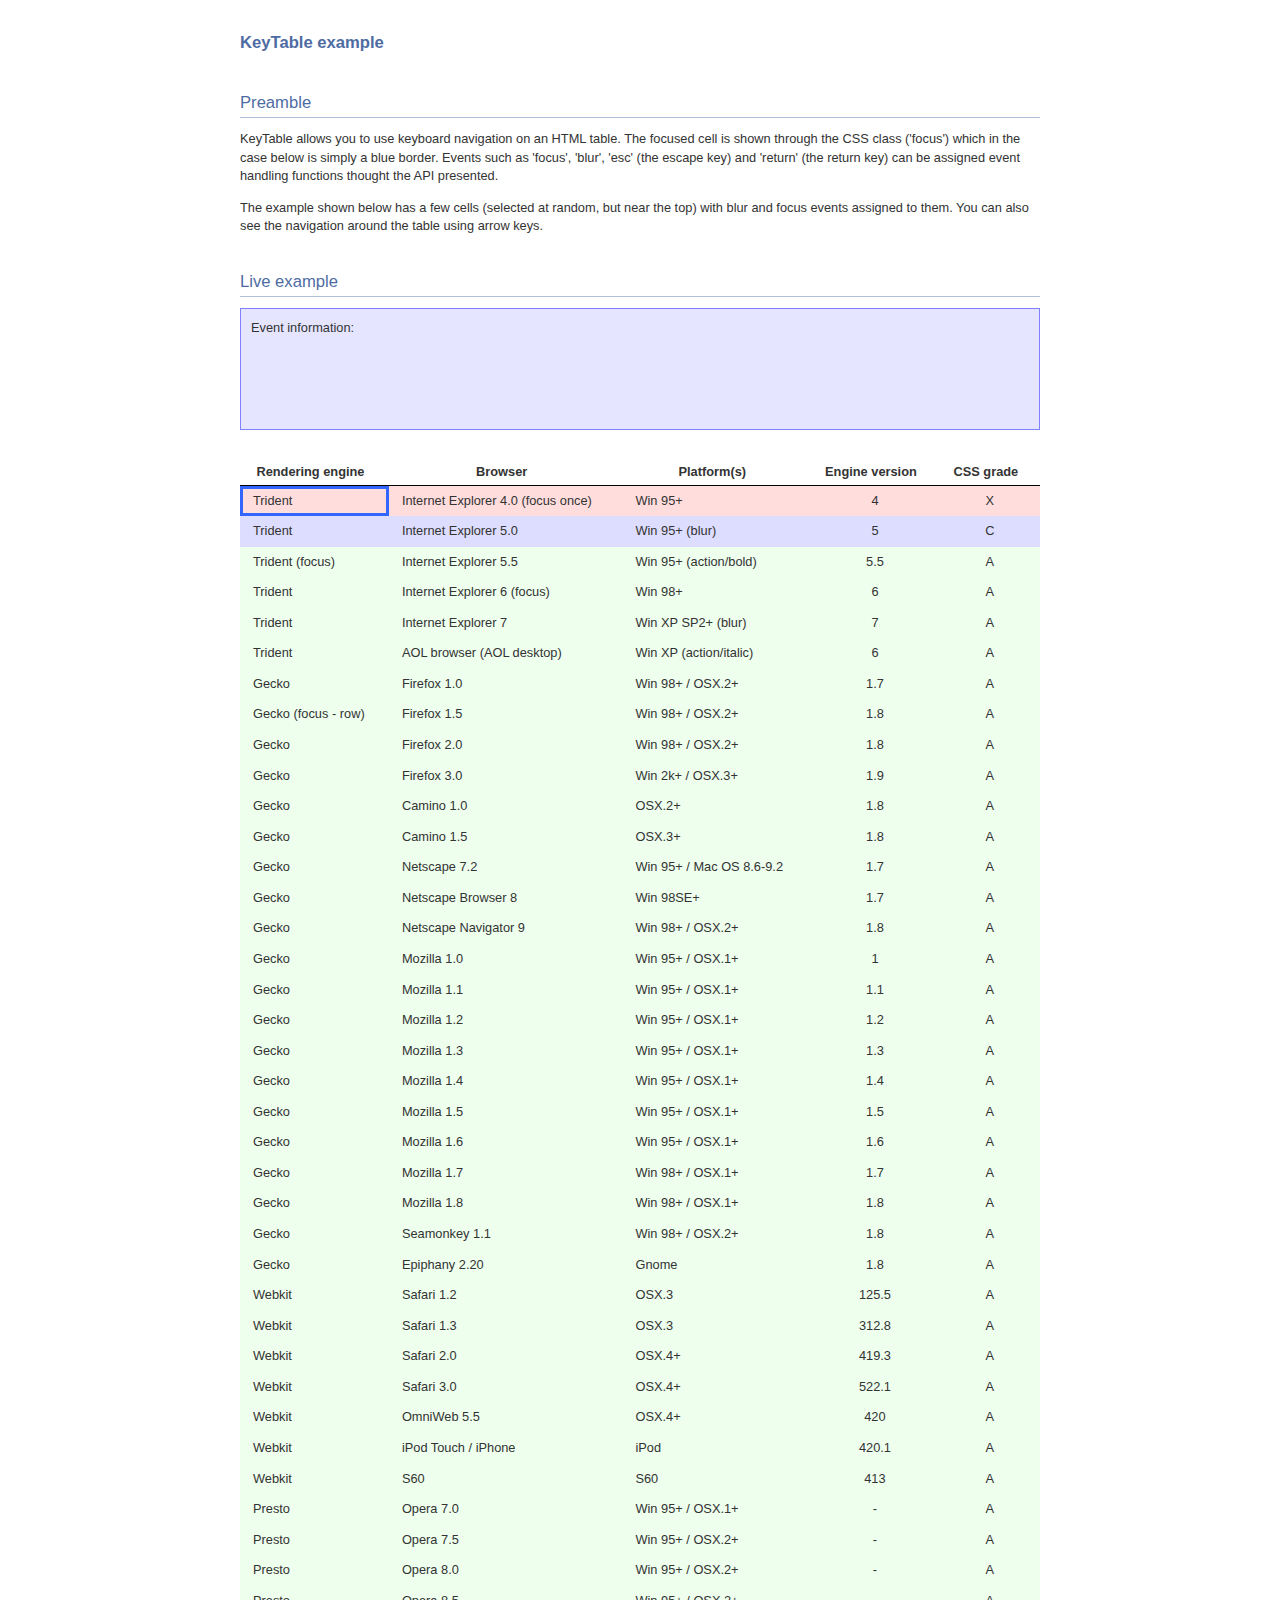
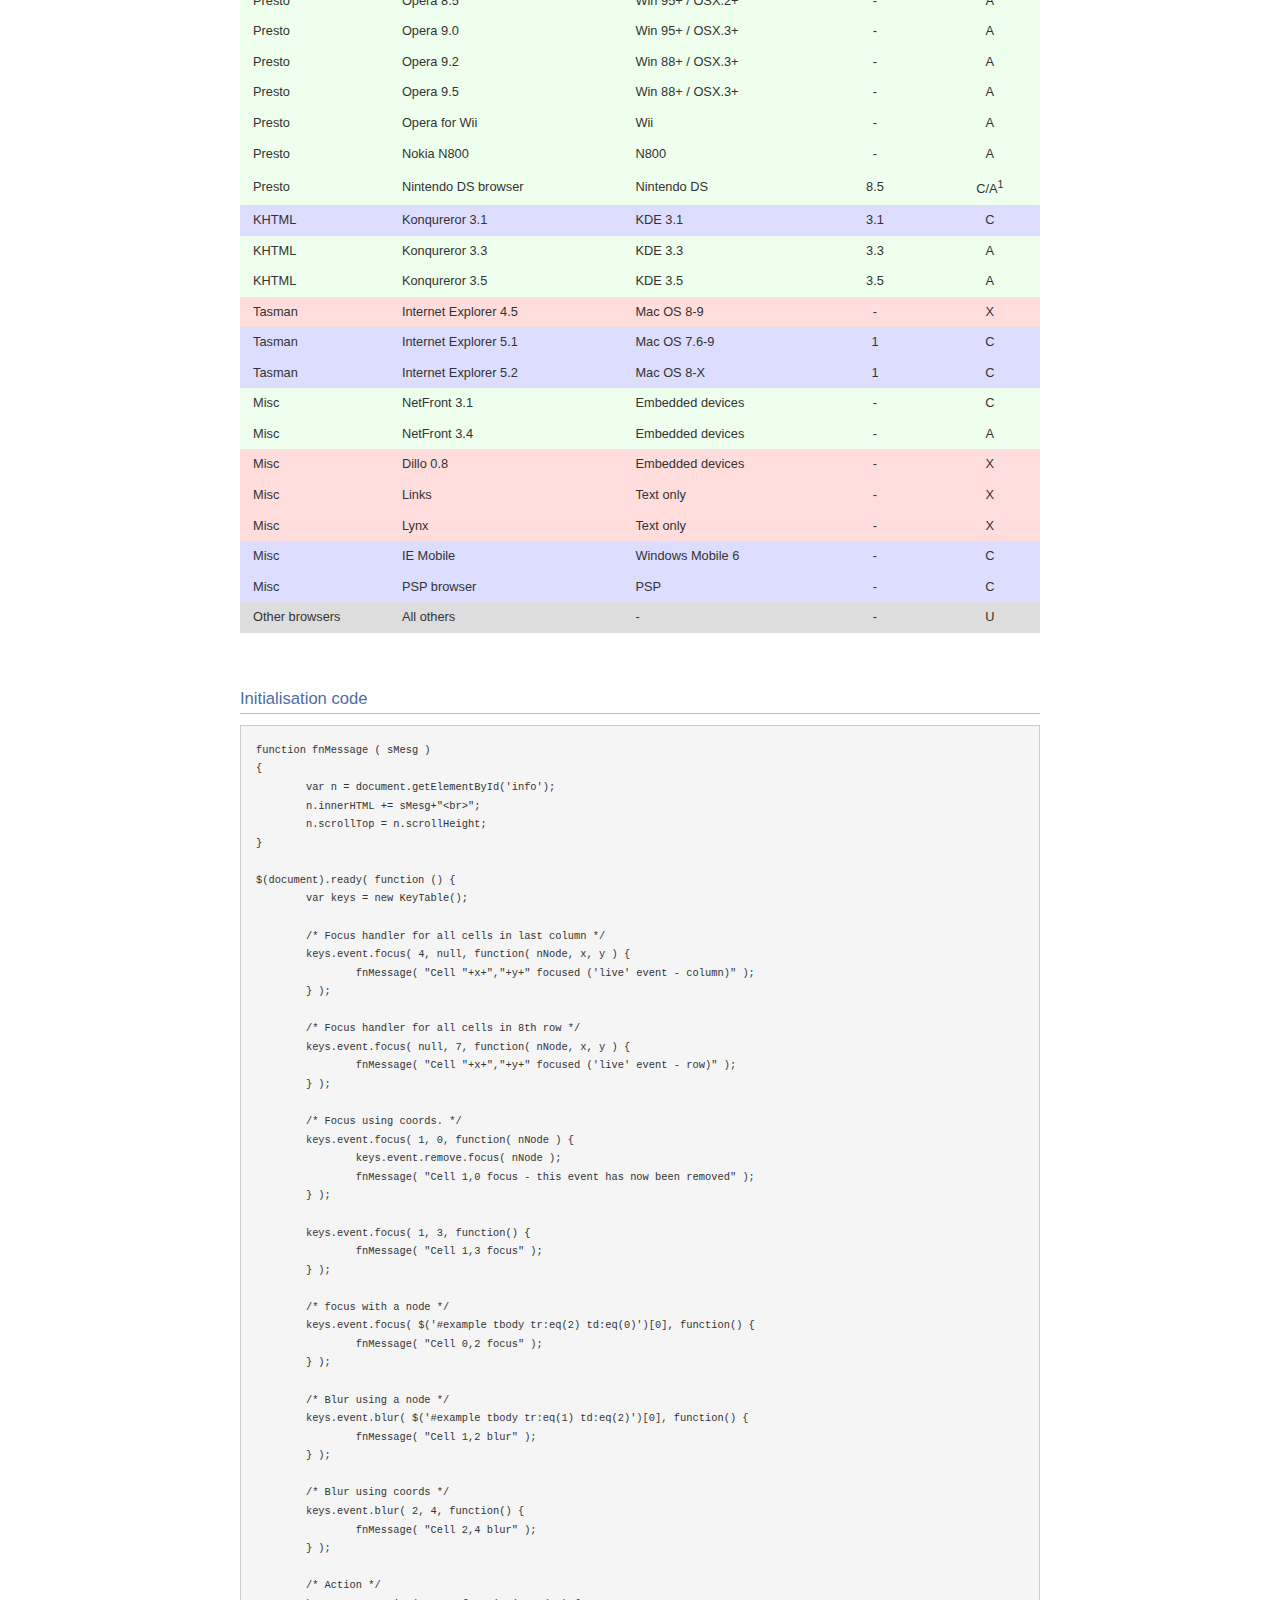
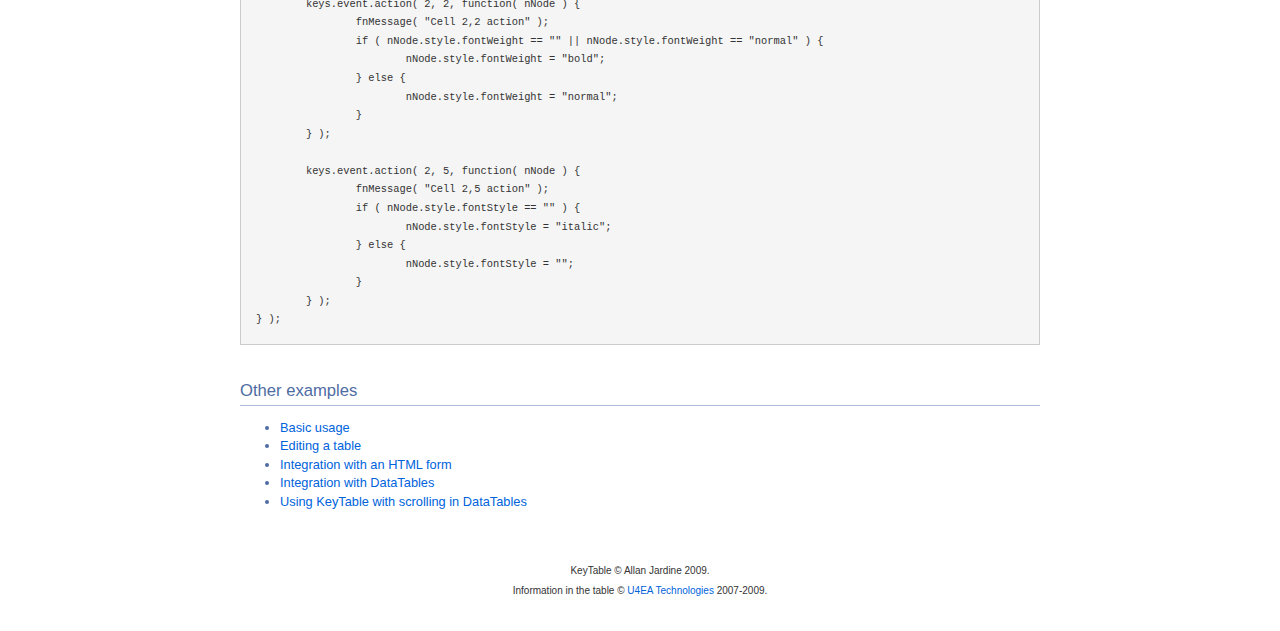
<file: web/WEB-INF/static/js/datatables/extras/KeyTable/index.html>
<!DOCTYPE HTML PUBLIC "-//W3C//DTD HTML 4.01//EN" "http://www.w3.org/TR/html4/strict.dtd">
<html>
	<head>
		<meta http-equiv="content-type" content="text/html; charset=utf-8">
		<link rel="shortcut icon" type="image/ico" href="http://www.sprymedia.co.uk/media/images/favicon.ico">
		
		<title>KeyTables example</title>
		<style type="text/css" title="currentStyle">
			@import "../../media/css/demo_page.css";
			@import "../../media/css/demo_table.css";
		</style>
		<script type="text/javascript" charset="utf-8" src="../../media/js/jquery.js"></script>
		<script type="text/javascript" charset="utf-8" src="js/KeyTable.js"></script>
		<script type="text/javascript" charset="utf-8">
			function fnMessage ( sMesg )
			{
				var n = document.getElementById('info');
				n.innerHTML += sMesg+"<br>";
				n.scrollTop = n.scrollHeight;
			}
			
			$(document).ready( function () {
				var keys = new KeyTable();
				
				/* Focus handler for all cells in last column */
				keys.event.focus( 4, null, function( nNode, x, y ) {
					fnMessage( "Cell "+x+","+y+" focused ('live' event - column)" );
				} );
				
				/* Focus handler for all cells in 8th row */
				keys.event.focus( null, 7, function( nNode, x, y ) {
					fnMessage( "Cell "+x+","+y+" focused ('live' event - row)" );
				} );
				
				/* Focus using coords. */
				keys.event.focus( 1, 0, function( nNode ) {
					keys.event.remove.focus( nNode );
					fnMessage( "Cell 1,0 focus - this event has now been removed" );
				} );
				
				keys.event.focus( 1, 3, function() {
					fnMessage( "Cell 1,3 focus" );
				} );
				
				/* focus with a node */
				keys.event.focus( $('#example tbody tr:eq(2) td:eq(0)')[0], function() {
					fnMessage( "Cell 0,2 focus" );
				} );
				
				/* Blur using a node */
				keys.event.blur( $('#example tbody tr:eq(1) td:eq(2)')[0], function() {
					fnMessage( "Cell 1,2 blur" );
				} );
				
				/* Blur using coords */
				keys.event.blur( 2, 4, function() {
					fnMessage( "Cell 2,4 blur" );
				} );
				
				/* Action */
				keys.event.action( 2, 2, function( nNode ) {
					fnMessage( "Cell 2,2 action" );
					if ( nNode.style.fontWeight == "" || nNode.style.fontWeight == "normal" ) {
						nNode.style.fontWeight = "bold";
					} else {
						nNode.style.fontWeight = "normal";
					}
				} );
				
				keys.event.action( 2, 5, function( nNode ) {
					fnMessage( "Cell 2,5 action" );
					if ( nNode.style.fontStyle == "" ) {
						nNode.style.fontStyle = "italic";
					} else {
						nNode.style.fontStyle = "";
					}
				} );
			} );
		</script>
	</head>
	<body id="dt_example">
		<div id="container">
			<div class="full_width big">
				KeyTable example
			</div>
			
			<h1>Preamble</h1>
			<p>KeyTable allows you to use keyboard navigation on an HTML table. The focused cell is shown through the CSS class ('focus') which in the case below is simply a blue border. Events such as 'focus', 'blur', 'esc' (the escape key) and 'return' (the return key) can be assigned event handling functions thought the API presented.</p>
			<p>The example shown below has a few cells (selected at random, but near the top) with blur and focus events assigned to them. You can also see the navigation around the table using arrow keys.</p>
			
			<h1>Live example</h1>
			<div id="info" class="box">
				Event information:<br>
			</div>
			<div id="demo">
<table cellpadding="0" cellspacing="0" border="0" class="display KeyTable" id="example">
	<thead>
		<tr>
			<th>Rendering engine</th>
			<th>Browser</th>
			<th>Platform(s)</th>
			<th>Engine version</th>
			<th>CSS grade</th>
		</tr>
	</thead>
	<tbody>
		<tr class="gradeX">
			<td>Trident</td>
			<td>Internet Explorer 4.0 (focus once)</td>
			<td>Win 95+</td>
			<td class="center">4</td>
			<td class="center">X</td>
		</tr>
		<tr class="gradeC">
			<td>Trident</td>
			<td>Internet Explorer 5.0</td>
			<td>Win 95+ (blur)</td>
			<td class="center">5</td>
			<td class="center">C</td>
		</tr>
		<tr class="gradeA">
			<td>Trident (focus)</td>
			<td>Internet Explorer 5.5</td>
			<td>Win 95+ (action/bold)</td>
			<td class="center">5.5</td>
			<td class="center">A</td>
		</tr>
		<tr class="gradeA">
			<td>Trident</td>
			<td>Internet Explorer 6 (focus)</td>
			<td>Win 98+</td>
			<td class="center">6</td>
			<td class="center">A</td>
		</tr>
		<tr class="gradeA">
			<td>Trident</td>
			<td>Internet Explorer 7</td>
			<td>Win XP SP2+ (blur)</td>
			<td class="center">7</td>
			<td class="center">A</td>
		</tr>
		<tr class="gradeA">
			<td>Trident</td>
			<td>AOL browser (AOL desktop)</td>
			<td>Win XP (action/italic)</td>
			<td class="center">6</td>
			<td class="center">A</td>
		</tr>
		<tr class="gradeA">
			<td>Gecko</td>
			<td>Firefox 1.0</td>
			<td>Win 98+ / OSX.2+</td>
			<td class="center">1.7</td>
			<td class="center">A</td>
		</tr>
		<tr class="gradeA">
			<td>Gecko (focus - row)</td>
			<td>Firefox 1.5</td>
			<td>Win 98+ / OSX.2+</td>
			<td class="center">1.8</td>
			<td class="center">A</td>
		</tr>
		<tr class="gradeA">
			<td>Gecko</td>
			<td>Firefox 2.0</td>
			<td>Win 98+ / OSX.2+</td>
			<td class="center">1.8</td>
			<td class="center">A</td>
		</tr>
		<tr class="gradeA">
			<td>Gecko</td>
			<td>Firefox 3.0</td>
			<td>Win 2k+ / OSX.3+</td>
			<td class="center">1.9</td>
			<td class="center">A</td>
		</tr>
		<tr class="gradeA">
			<td>Gecko</td>
			<td>Camino 1.0</td>
			<td>OSX.2+</td>
			<td class="center">1.8</td>
			<td class="center">A</td>
		</tr>
		<tr class="gradeA">
			<td>Gecko</td>
			<td>Camino 1.5</td>
			<td>OSX.3+</td>
			<td class="center">1.8</td>
			<td class="center">A</td>
		</tr>
		<tr class="gradeA">
			<td>Gecko</td>
			<td>Netscape 7.2</td>
			<td>Win 95+ / Mac OS 8.6-9.2</td>
			<td class="center">1.7</td>
			<td class="center">A</td>
		</tr>
		<tr class="gradeA">
			<td>Gecko</td>
			<td>Netscape Browser 8</td>
			<td>Win 98SE+</td>
			<td class="center">1.7</td>
			<td class="center">A</td>
		</tr>
		<tr class="gradeA">
			<td>Gecko</td>
			<td>Netscape Navigator 9</td>
			<td>Win 98+ / OSX.2+</td>
			<td class="center">1.8</td>
			<td class="center">A</td>
		</tr>
		<tr class="gradeA">
			<td>Gecko</td>
			<td>Mozilla 1.0</td>
			<td>Win 95+ / OSX.1+</td>
			<td class="center">1</td>
			<td class="center">A</td>
		</tr>
		<tr class="gradeA">
			<td>Gecko</td>
			<td>Mozilla 1.1</td>
			<td>Win 95+ / OSX.1+</td>
			<td class="center">1.1</td>
			<td class="center">A</td>
		</tr>
		<tr class="gradeA">
			<td>Gecko</td>
			<td>Mozilla 1.2</td>
			<td>Win 95+ / OSX.1+</td>
			<td class="center">1.2</td>
			<td class="center">A</td>
		</tr>
		<tr class="gradeA">
			<td>Gecko</td>
			<td>Mozilla 1.3</td>
			<td>Win 95+ / OSX.1+</td>
			<td class="center">1.3</td>
			<td class="center">A</td>
		</tr>
		<tr class="gradeA">
			<td>Gecko</td>
			<td>Mozilla 1.4</td>
			<td>Win 95+ / OSX.1+</td>
			<td class="center">1.4</td>
			<td class="center">A</td>
		</tr>
		<tr class="gradeA">
			<td>Gecko</td>
			<td>Mozilla 1.5</td>
			<td>Win 95+ / OSX.1+</td>
			<td class="center">1.5</td>
			<td class="center">A</td>
		</tr>
		<tr class="gradeA">
			<td>Gecko</td>
			<td>Mozilla 1.6</td>
			<td>Win 95+ / OSX.1+</td>
			<td class="center">1.6</td>
			<td class="center">A</td>
		</tr>
		<tr class="gradeA">
			<td>Gecko</td>
			<td>Mozilla 1.7</td>
			<td>Win 98+ / OSX.1+</td>
			<td class="center">1.7</td>
			<td class="center">A</td>
		</tr>
		<tr class="gradeA">
			<td>Gecko</td>
			<td>Mozilla 1.8</td>
			<td>Win 98+ / OSX.1+</td>
			<td class="center">1.8</td>
			<td class="center">A</td>
		</tr>
		<tr class="gradeA">
			<td>Gecko</td>
			<td>Seamonkey 1.1</td>
			<td>Win 98+ / OSX.2+</td>
			<td class="center">1.8</td>
			<td class="center">A</td>
		</tr>
		<tr class="gradeA">
			<td>Gecko</td>
			<td>Epiphany 2.20</td>
			<td>Gnome</td>
			<td class="center">1.8</td>
			<td class="center">A</td>
		</tr>
		<tr class="gradeA">
			<td>Webkit</td>
			<td>Safari 1.2</td>
			<td>OSX.3</td>
			<td class="center">125.5</td>
			<td class="center">A</td>
		</tr>
		<tr class="gradeA">
			<td>Webkit</td>
			<td>Safari 1.3</td>
			<td>OSX.3</td>
			<td class="center">312.8</td>
			<td class="center">A</td>
		</tr>
		<tr class="gradeA">
			<td>Webkit</td>
			<td>Safari 2.0</td>
			<td>OSX.4+</td>
			<td class="center">419.3</td>
			<td class="center">A</td>
		</tr>
		<tr class="gradeA">
			<td>Webkit</td>
			<td>Safari 3.0</td>
			<td>OSX.4+</td>
			<td class="center">522.1</td>
			<td class="center">A</td>
		</tr>
		<tr class="gradeA">
			<td>Webkit</td>
			<td>OmniWeb 5.5</td>
			<td>OSX.4+</td>
			<td class="center">420</td>
			<td class="center">A</td>
		</tr>
		<tr class="gradeA">
			<td>Webkit</td>
			<td>iPod Touch / iPhone</td>
			<td>iPod</td>
			<td class="center">420.1</td>
			<td class="center">A</td>
		</tr>
		<tr class="gradeA">
			<td>Webkit</td>
			<td>S60</td>
			<td>S60</td>
			<td class="center">413</td>
			<td class="center">A</td>
		</tr>
		<tr class="gradeA">
			<td>Presto</td>
			<td>Opera 7.0</td>
			<td>Win 95+ / OSX.1+</td>
			<td class="center">-</td>
			<td class="center">A</td>
		</tr>
		<tr class="gradeA">
			<td>Presto</td>
			<td>Opera 7.5</td>
			<td>Win 95+ / OSX.2+</td>
			<td class="center">-</td>
			<td class="center">A</td>
		</tr>
		<tr class="gradeA">
			<td>Presto</td>
			<td>Opera 8.0</td>
			<td>Win 95+ / OSX.2+</td>
			<td class="center">-</td>
			<td class="center">A</td>
		</tr>
		<tr class="gradeA">
			<td>Presto</td>
			<td>Opera 8.5</td>
			<td>Win 95+ / OSX.2+</td>
			<td class="center">-</td>
			<td class="center">A</td>
		</tr>
		<tr class="gradeA">
			<td>Presto</td>
			<td>Opera 9.0</td>
			<td>Win 95+ / OSX.3+</td>
			<td class="center">-</td>
			<td class="center">A</td>
		</tr>
		<tr class="gradeA">
			<td>Presto</td>
			<td>Opera 9.2</td>
			<td>Win 88+ / OSX.3+</td>
			<td class="center">-</td>
			<td class="center">A</td>
		</tr>
		<tr class="gradeA">
			<td>Presto</td>
			<td>Opera 9.5</td>
			<td>Win 88+ / OSX.3+</td>
			<td class="center">-</td>
			<td class="center">A</td>
		</tr>
		<tr class="gradeA">
			<td>Presto</td>
			<td>Opera for Wii</td>
			<td>Wii</td>
			<td class="center">-</td>
			<td class="center">A</td>
		</tr>
		<tr class="gradeA">
			<td>Presto</td>
			<td>Nokia N800</td>
			<td>N800</td>
			<td class="center">-</td>
			<td class="center">A</td>
		</tr>
		<tr class="gradeA">
			<td>Presto</td>
			<td>Nintendo DS browser</td>
			<td>Nintendo DS</td>
			<td class="center">8.5</td>
			<td class="center">C/A<sup>1</sup></td>
		</tr>
		<tr class="gradeC">
			<td>KHTML</td>
			<td>Konqureror 3.1</td>
			<td>KDE 3.1</td>
			<td class="center">3.1</td>
			<td class="center">C</td>
		</tr>
		<tr class="gradeA">
			<td>KHTML</td>
			<td>Konqureror 3.3</td>
			<td>KDE 3.3</td>
			<td class="center">3.3</td>
			<td class="center">A</td>
		</tr>
		<tr class="gradeA">
			<td>KHTML</td>
			<td>Konqureror 3.5</td>
			<td>KDE 3.5</td>
			<td class="center">3.5</td>
			<td class="center">A</td>
		</tr>
		<tr class="gradeX">
			<td>Tasman</td>
			<td>Internet Explorer 4.5</td>
			<td>Mac OS 8-9</td>
			<td class="center">-</td>
			<td class="center">X</td>
		</tr>
		<tr class="gradeC">
			<td>Tasman</td>
			<td>Internet Explorer 5.1</td>
			<td>Mac OS 7.6-9</td>
			<td class="center">1</td>
			<td class="center">C</td>
		</tr>
		<tr class="gradeC">
			<td>Tasman</td>
			<td>Internet Explorer 5.2</td>
			<td>Mac OS 8-X</td>
			<td class="center">1</td>
			<td class="center">C</td>
		</tr>
		<tr class="gradeA">
			<td>Misc</td>
			<td>NetFront 3.1</td>
			<td>Embedded devices</td>
			<td class="center">-</td>
			<td class="center">C</td>
		</tr>
		<tr class="gradeA">
			<td>Misc</td>
			<td>NetFront 3.4</td>
			<td>Embedded devices</td>
			<td class="center">-</td>
			<td class="center">A</td>
		</tr>
		<tr class="gradeX">
			<td>Misc</td>
			<td>Dillo 0.8</td>
			<td>Embedded devices</td>
			<td class="center">-</td>
			<td class="center">X</td>
		</tr>
		<tr class="gradeX">
			<td>Misc</td>
			<td>Links</td>
			<td>Text only</td>
			<td class="center">-</td>
			<td class="center">X</td>
		</tr>
		<tr class="gradeX">
			<td>Misc</td>
			<td>Lynx</td>
			<td>Text only</td>
			<td class="center">-</td>
			<td class="center">X</td>
		</tr>
		<tr class="gradeC">
			<td>Misc</td>
			<td>IE Mobile</td>
			<td>Windows Mobile 6</td>
			<td class="center">-</td>
			<td class="center">C</td>
		</tr>
		<tr class="gradeC">
			<td>Misc</td>
			<td>PSP browser</td>
			<td>PSP</td>
			<td class="center">-</td>
			<td class="center">C</td>
		</tr>
		<tr class="gradeU">
			<td>Other browsers</td>
			<td>All others</td>
			<td>-</td>
			<td class="center">-</td>
			<td class="center">U</td>
		</tr>
	</tbody>
</table>
			</div>
			<div class="spacer"></div>
			
			
			<h1>Initialisation code</h1>
			<pre>function fnMessage ( sMesg )
{
	var n = document.getElementById('info');
	n.innerHTML += sMesg+"&lt;br&gt;";
	n.scrollTop = n.scrollHeight;
}

$(document).ready( function () {
	var keys = new KeyTable();
	
	/* Focus handler for all cells in last column */
	keys.event.focus( 4, null, function( nNode, x, y ) {
		fnMessage( "Cell "+x+","+y+" focused ('live' event - column)" );
	} );
	
	/* Focus handler for all cells in 8th row */
	keys.event.focus( null, 7, function( nNode, x, y ) {
		fnMessage( "Cell "+x+","+y+" focused ('live' event - row)" );
	} );
	
	/* Focus using coords. */
	keys.event.focus( 1, 0, function( nNode ) {
		keys.event.remove.focus( nNode );
		fnMessage( "Cell 1,0 focus - this event has now been removed" );
	} );
	
	keys.event.focus( 1, 3, function() {
		fnMessage( "Cell 1,3 focus" );
	} );
	
	/* focus with a node */
	keys.event.focus( $('#example tbody tr:eq(2) td:eq(0)')[0], function() {
		fnMessage( "Cell 0,2 focus" );
	} );
	
	/* Blur using a node */
	keys.event.blur( $('#example tbody tr:eq(1) td:eq(2)')[0], function() {
		fnMessage( "Cell 1,2 blur" );
	} );
	
	/* Blur using coords */
	keys.event.blur( 2, 4, function() {
		fnMessage( "Cell 2,4 blur" );
	} );
	
	/* Action */
	keys.event.action( 2, 2, function( nNode ) {
		fnMessage( "Cell 2,2 action" );
		if ( nNode.style.fontWeight == "" || nNode.style.fontWeight == "normal" ) {
			nNode.style.fontWeight = "bold";
		} else {
			nNode.style.fontWeight = "normal";
		}
	} );
	
	keys.event.action( 2, 5, function( nNode ) {
		fnMessage( "Cell 2,5 action" );
		if ( nNode.style.fontStyle == "" ) {
			nNode.style.fontStyle = "italic";
		} else {
			nNode.style.fontStyle = "";
		}
	} );
} );</pre>
			
			
			<h1>Other examples</h1>
			<ul>
				<li><a href="index.html">Basic usage</a></li>
				<li><a href="editing.html">Editing a table</a></li>
				<li><a href="form.html">Integration with an HTML form</a></li>
				<li><a href="datatable.html">Integration with DataTables</a></li>
				<li><a href="datatable_scrolling.html">Using KeyTable with scrolling in DataTables</a></li>
			</ul>
			
			<div id="footer" style="text-align:center;">
				<span style="font-size:10px;">
					KeyTable &copy; Allan Jardine 2009.<br>
					Information in the table &copy; <a href="http://www.u4eatech.com">U4EA Technologies</a> 2007-2009.</span>
			</div>
		</div>
	</body>
</html>
</file>
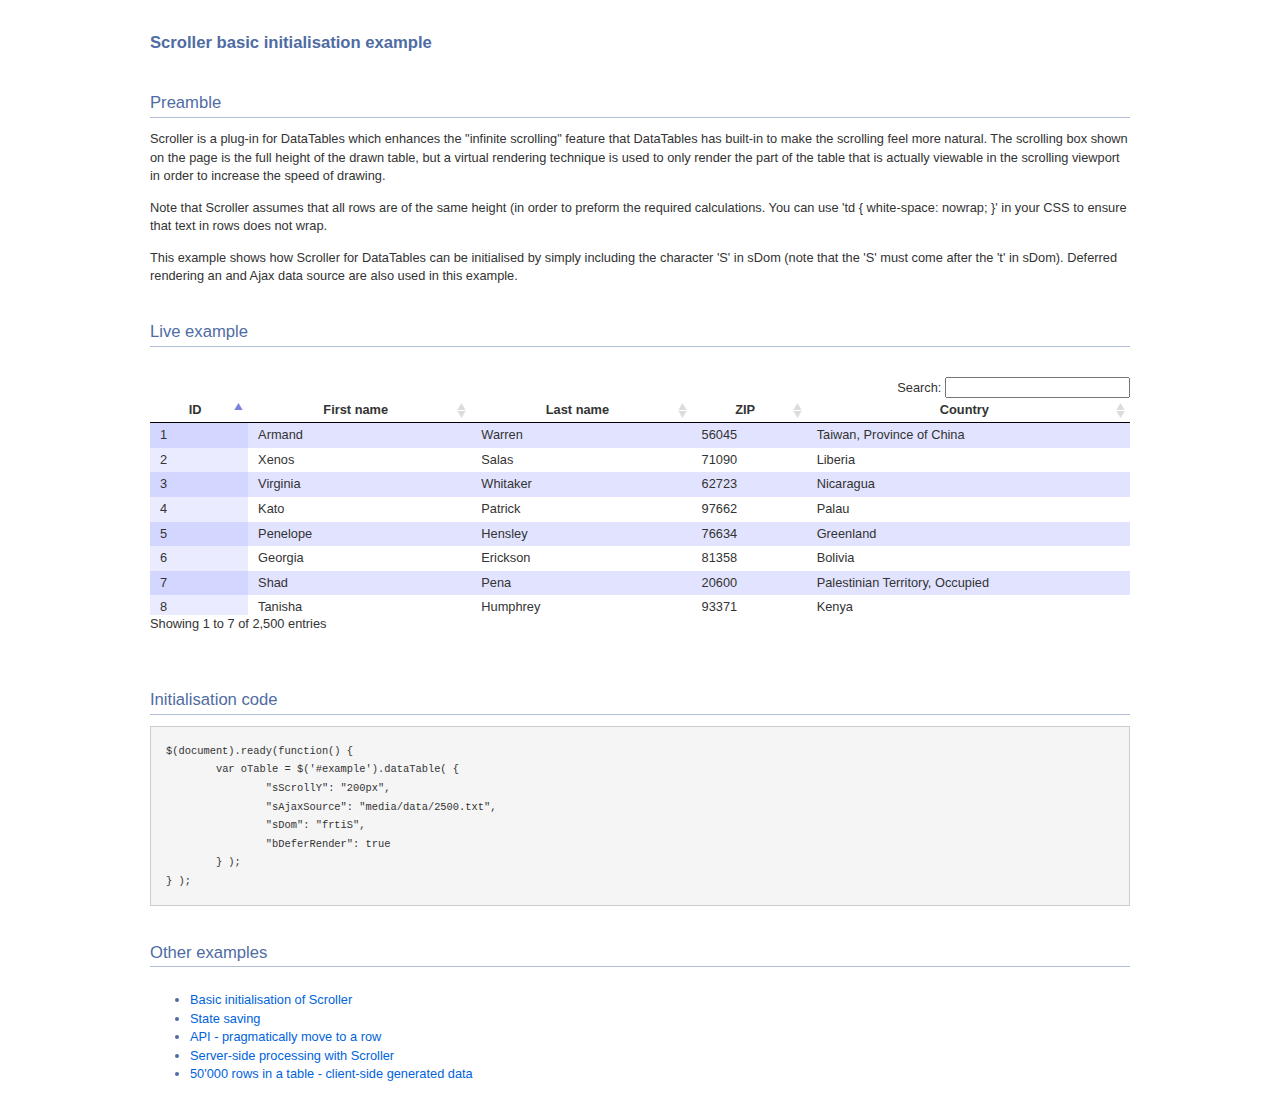
<file: web/WEB-INF/static/js/datatables/extras/Scroller/index.html>
<!DOCTYPE HTML PUBLIC "-//W3C//DTD HTML 4.01//EN" "http://www.w3.org/TR/html4/strict.dtd">
<html>
	<head>
		<meta http-equiv="content-type" content="text/html; charset=utf-8" />
		<link rel="shortcut icon" type="image/ico" href="http://www.datatables.net/favicon.ico" />
		
		<title>DataTables example</title>
		<style type="text/css">
			@import "../../media/css/demo_page.css";
			@import "../../media/css/demo_table.css";
			@import "media/css/dataTables.scroller.css";
		</style>
		<script type="text/javascript" language="javascript" src="../../media/js/jquery.js"></script>
		<script type="text/javascript" language="javascript" src="../../media/js/jquery.dataTables.js"></script>
		<script type="text/javascript" language="javascript" src="media/js/dataTables.scroller.js"></script>
		<script type="text/javascript" charset="utf-8">
			$(document).ready(function() {
				var oTable = $('#example').dataTable( {
					"sScrollY": "192px",
					"sAjaxSource": "media/data/2500.txt",
					"sDom": "frtiS",
					"bDeferRender": true
				} );
			} );
		</script>
	</head>
	<body id="dt_example">
		<div id="container" style="width:980px">
			<div class="full_width big">
				Scroller basic initialisation example
			</div>
			
			<h1>Preamble</h1>
			<p>Scroller is a plug-in for DataTables which enhances the "infinite scrolling" feature that DataTables has built-in to make the scrolling feel more natural. The scrolling box shown on the page is the full height of the drawn table, but a virtual rendering technique is used to only render the part of the table that is actually viewable in the scrolling viewport in order to increase the speed of drawing.</p>
			<p>Note that Scroller assumes that all rows are of the same height (in order to preform the required calculations. You can use 'td { white-space: nowrap; }' in your CSS to ensure that text in rows does not wrap.</p>
			<p>This example shows how Scroller for DataTables can be initialised by simply including the character 'S' in sDom (note that the 'S' must come after the 't' in sDom). Deferred rendering an and Ajax data source are also used in this example.</p>
			
			<h1>Live example</h1>
			<div id="demo">
<table cellpadding="0" cellspacing="0" border="0" class="display" id="example">
	<thead>
		<tr>
			<th>ID</th>
			<th>First name</th>
			<th>Last name</th>
			<th>ZIP</th>
			<th width="33%">Country</th>
		</tr>
	</thead>
</table>
			</div>
			<div class="spacer"></div>
			
			
			<h1>Initialisation code</h1>
			<pre>$(document).ready(function() {
	var oTable = $('#example').dataTable( {
		"sScrollY": "200px",
		"sAjaxSource": "media/data/2500.txt",
		"sDom": "frtiS",
		"bDeferRender": true
	} );
} );</pre>
			
			
			<h1>Other examples</h1>
			<div class="demo_links">
				<ul>
					<li><a href="index.html">Basic initialisation of Scroller</a></li>
					<li><a href="state_saving.html">State saving</a></li>
					<li><a href="api_scrolling.html">API - pragmatically move to a row</a></li>
					<li><a href="server-side_processing.html">Server-side processing with Scroller</a></li>
					<li><a href="large_js_source.html">50'000 rows in a table - client-side generated data</a></li>
				</ul>
			</div>
			
		</div>
	</body>
</html>
</file>
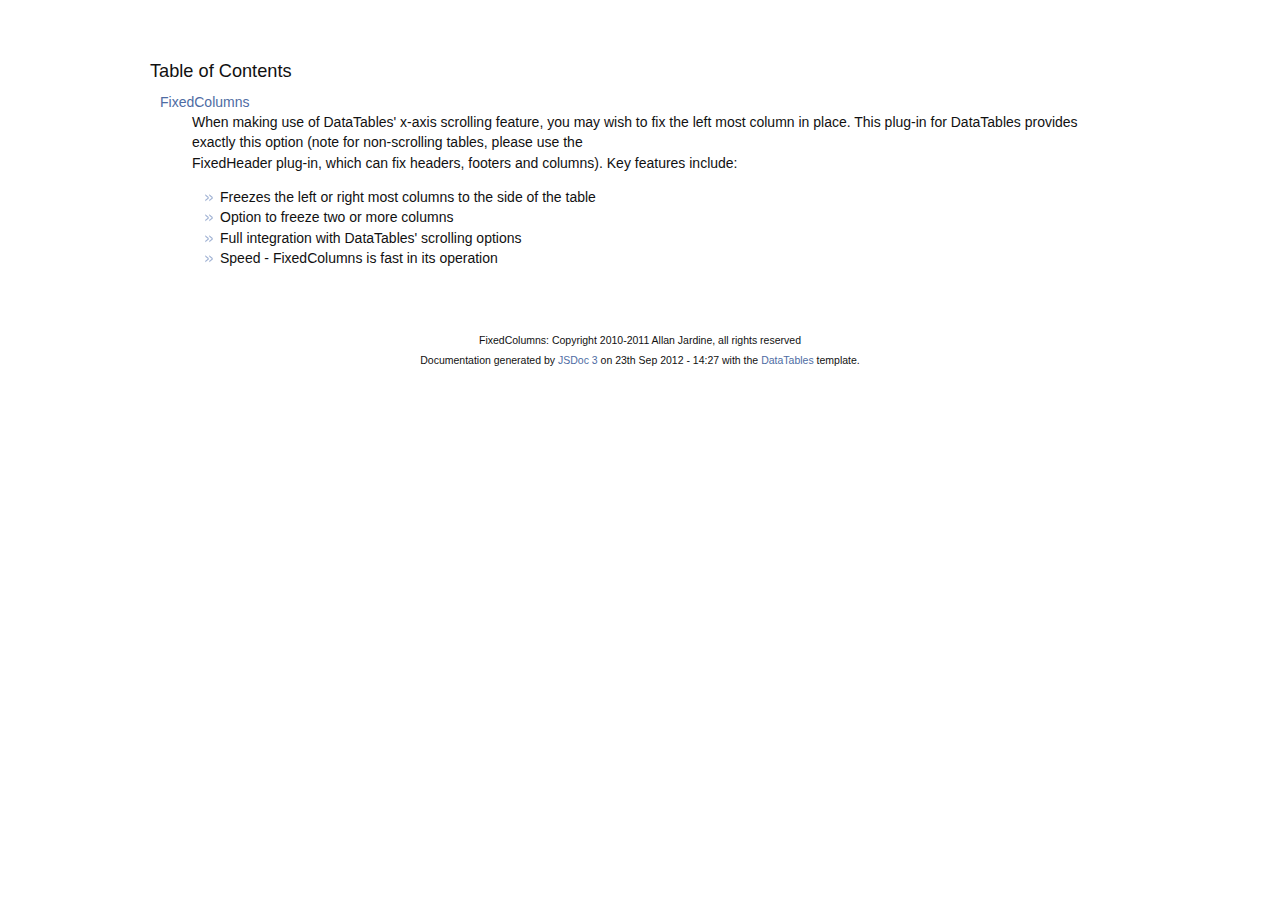
<file: web/WEB-INF/static/js/datatables/extras/FixedColumns/docs/index.html>
<!DOCTYPE HTML PUBLIC "-//W3C//DTD HTML 4.01//EN" "http://www.w3.org/TR/html4/strict.dtd">
<html>
	<head>
		<meta http-equiv="Content-type" content="text/html; charset=utf-8">
		<title>Table of Contents - documentation</title>
  
		<style type="text/css" media="screen">
			@import "media/css/doc.css";
			@import "media/css/shCore.css";
			@import "media/css/shThemeDataTables.css";
		</style>
	
		<script type="text/javascript" src="media/js/shCore.js"></script>
		<script type="text/javascript" src="media/js/shBrushJScript.js"></script>
		<script type="text/javascript" src="media/js/jquery.js"></script>
		<script type="text/javascript" src="media/js/doc.js"></script>
	</head>
	<body>
		<div class="fw_container">
			<a name="top"></a>
			<div class="fw_header">
			</div>

			<div class="fw_content">
				<h3 class="subsection-title">Table of Contents</h3>
				<dl>
					<dt><a href="FixedColumns.html">FixedColumns</a></dt><dd><p>When making use of DataTables' x-axis scrolling feature, you may wish to 
fix the left most column in place. This plug-in for DataTables provides 
exactly this option (note for non-scrolling tables, please use the <br />
FixedHeader plug-in, which can fix headers, footers and columns). Key 
features include:
  <ul class="limit_length">
    <li>Freezes the left or right most columns to the side of the table</li>
    <li>Option to freeze two or more columns</li>
    <li>Full integration with DataTables' scrolling options</li>
    <li>Speed - FixedColumns is fast in its operation</li>
  </ul></p></dd>
				</dl>
   			</div>
		</div>

		<div class="fw_footer">
			FixedColumns: Copyright 2010-2011 Allan Jardine, all rights reserved<br>

			Documentation generated by <a href="https://github.com/micmath/JSDoc">JSDoc 3</a> on
			23th Sep 2012 - 14:27
			with the <a href="http://datatables.net/">DataTables</a> template.
		</div>
	</body>
</html>
</file>
<file: web/WEB-INF/static/css/themes/default.css>
/* Colors */
/* Primary colors */
#page {
  background: none repeat scroll 0 0 #f4f4f4;
}
/* Start Navbar */
.navbar {
  background: none repeat scroll 0 0 #5e87b0;
  border: none;
  border-radius: 0;
  margin: 0;
}
.navbar .navbar-brand {
  float: left;
  font-size: 18px;
  line-height: 20px;
  padding: 15px;
  width: 250px;
}
.navbar .navbar-brand img {
  position: absolute;
  max-width: 60%;
  height: 30px;
  width: 120px;
  top: 8px;
  left: 60px;
}
.navbar .dropdown-toggle {
  color: #FFFFFF;
}
.navbar .dropdown-toggle i {
  color: #FFFFFF;
  font-size: 17px;
}
.navbar .dropdown-toggle .badge {
  background-color: #dd5a43;
  border-radius: 99px !important;
  font-size: 12px !important;
  font-weight: 300;
  height: 16px;
  padding: 2px 6px;
  position: absolute;
  right: 24px;
  text-align: center;
  text-shadow: none !important;
  top: 8px;
}
.navbar .dropdown-toggle .username {
  font-weight: 600;
}
.navbar #header-notification .dropdown-toggle i,
.navbar #header-message .dropdown-toggle i,
.navbar #header-tasks .dropdown-toggle i {
  color: #486d93;
  text-shadow: 1px 1px #b4c7da, -1px -1px #375471;
}
.navbar #navbar-left li.dropdown {
  background-color: #6f94b8;
  border-right: 1px solid #507aa4;
  font-weight: 400;
}
.navbar #navbar-left li.dropdown:first-child {
  border-left: 1px solid #507aa4;
}
.navbar #navbar-left i {
  margin-right: 5px;
  color: #FFFFFF;
}
.navbar .nav.navbar-nav.pull-right {
  min-width: 300px;
}
.navbar .nav > li > a:hover,
.navbar .nav > li > a:focus,
.navbar .nav .open > a,
.navbar .nav .open > a:hover,
.navbar .nav .open > a :focus {
  background-color: #80a0c1 !important;
}
/* Navbar Dropdown */
.dropdown-menu {
  background: none repeat scroll 0 0 #FFFFFF;
  border: 1px solid #C7CBD5;
  display: none;
  float: left;
  left: 0;
  font-size: 14px;
  list-style: none outside none;
  margin: 0;
  max-width: 300px;
  min-width: 166px;
  padding: 0;
  position: absolute;
  text-shadow: none;
  top: 100%;
  z-index: 1000;
  font-family: "Segoe UI", "Helvetica Neue", Helvetica, Arial, sans-serif;
}
.dropdown-menu .dropdown-title {
  background: none repeat scroll 0 0 #486d93;
  color: #FFFFFF;
  display: block;
  font-weight: 600;
  line-height: 30px;
  padding: 5px 10px;
}
.dropdown-menu .dropdown-title i {
  margin-right: 5px;
}
.dropdown-menu .footer {
  display: block;
}
.dropdown-menu .footer a {
  background-color: #dbdbdb !important;
  font-weight: 600;
  line-height: 30px;
  text-align: center;
  border-bottom: none !important;
  border-top: none !important;
}
.dropdown-menu .footer a i {
  margin-left: 5px;
  font-size: 16px;
}
.dropdown-menu ul {
  margin: 0 !important;
  padding: 0 !important;
}
/* Navbar Settings Menu */
.dropdown-menu.skins {
  border-top: 1px solid #486d93;
}
/* Navbar Right Menu */
.dropdown-menu {
  background-color: #f4f4f4;
}
.dropdown-menu li a {
  background-color: #f4f4f4;
  border-bottom: 1px solid #FFFFFF;
  border-top: 1px solid #E7E7E7;
  display: block;
  line-height: 40px;
  padding: 0 10px;
}
.dropdown-menu li a:hover {
  color: #333333;
  background-color: #ffffff;
}
.dropdown-menu.context {
  /* For smaller menus */

}
.dropdown-menu.context li a {
  line-height: 30px;
}
.dropdown-menu .divider {
  height: 1px;
  border-bottom: 0 !important;
  border-top: 1px solid #cecece !important;
  color: #555555 !important;
  margin: 0 !important;
}
/* Notification */
.dropdown-menu.notification {
  border-top: 1px solid #486d93;
  width: 270px;
}
.dropdown-menu.notification .label {
  color: #FFFFFF;
  display: inline-block;
  margin: -1px 10px -5px -10px !important;
  padding: 9px;
  text-align: center;
  width: 40px;
  height: 42px;
  border-radius: 0;
  position: absolute;
}
.dropdown-menu.notification .label i {
  font-size: 18px;
}
.dropdown-menu.notification .body {
  position: relative;
  display: inline-block;
  line-height: 20px;
  vertical-align: middle;
  white-space: normal;
  margin: 5px 5px 5px 40px;
  width: 100%;
}
.dropdown-menu.notification .message {
  line-height: 16px;
  display: inline-block;
  margin: 0 5px 5px 0;
}
.dropdown-menu.notification .time {
  color: #777777;
  display: inline-block;
  font-size: 12px;
}
/* Messages */
.dropdown-menu.inbox {
  border-top: 1px solid #486d93;
  width: 280px;
}
.dropdown-menu.inbox img {
  border-radius: 50em 50em 50em 50em;
  height: 40px;
  margin-right: 10px;
  margin-top: 5px;
  width: 40px;
}
.dropdown-menu.inbox .body {
  position: relative;
  display: inline-block;
  line-height: 20px;
  max-width: 220px;
  vertical-align: middle;
  white-space: normal;
  margin: 5px 0;
}
.dropdown-menu.inbox .from {
  display: inline-block;
  line-height: 14px;
  font-weight: 600;
  margin-bottom: 5px;
}
.dropdown-menu.inbox .message {
  line-height: 16px;
  display: block;
  margin-bottom: 5px;
}
.dropdown-menu.inbox .time {
  color: #777777;
  display: block;
  font-size: 12px;
}
.dropdown-menu.inbox .compose {
  display: block;
}
.dropdown-menu.inbox .compose :hover {
  cursor: pointer;
}
/* Tasks */
.dropdown-menu.tasks {
  border-top: 1px solid #486d93;
  width: 250px;
}
.dropdown-menu.tasks .progress {
  margin-top: 0 !important;
  margin-bottom: 10px !important;
  height: 9px !important;
}
/* User Menu */
.dropdown.user a.dropdown-toggle {
  padding: 10px 10px 11px;
}
.dropdown.user .dropdown-menu {
  border-top: none;
}
.dropdown.user img {
  margin-right: 5px;
  border-radius: 99px;
  height: 29px;
  width: 29px;
  /* filter: url("data:image/svg+xml;filter: gray;utf8,<svg xmlns=\'http://www.w3.org/2000/svg\'><filter id=\'grayscale\'><feColorMatrix type=\'matrix\' values=\'0.3333 0.3333 0.3333 0 0 0.3333 0.3333 0.3333 0 0 0.3333 0.3333 0.3333 0 0 0 0 0 1 0\'/></filter></svg>#grayscale"); */

}
.dropdown.user a:hover img,
.dropdown.user a:focus img {
  filter: none;
}
/* End Navbar */
/* Start Sidebar */
#sidebar {
  background: none repeat scroll 0 0 #f4f4f4;
  padding: 0 !important;
  width: 250px;
  position: absolute;
  border-bottom: 1px solid #e7e7e7;
}
.sidebar-fixed {
  position: fixed !important;
}
#sidebar * {
  text-overflow: ellipsis;
}
.sidebar-menu > ul {
  list-style: none;
  margin: 0;
  padding: 0;
  margin-top: 15px;
  border-bottom: 1px solid #FFFFFF !important;
  border-top: 1px solid #FFFFFF !important;
}
.sidebar-menu > ul > li {
  display: block;
  margin: 0;
  padding: 0;
  border: 0px;
}
.sidebar-menu > ul > li > a {
  display: block;
  position: relative;
  margin: 0;
  border: 0 none;
  padding: 15px 15px 15px 20px;
  text-decoration: none;
  font-size: 13px;
  font-weight: 600;
  text-transform: uppercase;
}
.sidebar-menu > ul > li a i {
  color: #555555;
  font-size: 16px;
  margin-right: 5px;
}
.sidebar-menu > ul > li.has-sub {
  position: relative;
}
.sidebar-menu > ul > li.has-sub .sub {
  position: relative;
  background: #e7e7e7;
  border-top: 1px solid #e7e7e7;
  box-shadow: 0 1px 1px rgba(0, 0, 0, 0.1) inset;
}
.sidebar-menu > ul > li.has-sub .sub .has-sub-sub .sub-sub {
  position: relative;
  background: #e7e7e7;
  border-top: 1px solid #e7e7e7;
  box-shadow: 0 1px 1px rgba(0, 0, 0, 0.1) inset;
}
.sidebar-menu > ul > li.active > a {
  border: none;
  text-shadow: none;
}
.sidebar-menu ul > li > a .arrow:before {
  float: right;
  margin-top: 1px;
  margin-right: 5px;
  display: inline;
  font-size: 16px;
  font-family: FontAwesome;
  height: auto;
  content: "\f0d9";
  font-weight: 300;
  text-shadow: none;
}
.sidebar-menu > ul > li > a .arrow.open:before {
  float: right;
  margin-top: 1px;
  margin-right: 5px;
  display: inline;
  font-family: FontAwesome;
  height: auto;
  font-size: 16px;
  content: "\f0d7";
  font-weight: 300;
  text-shadow: none;
}
.sidebar-menu > ul > li > ul.sub:before {
  -moz-border-bottom-colors: none;
  -moz-border-left-colors: none;
  -moz-border-right-colors: none;
  -moz-border-top-colors: none;
  border-color: #3b3b3b;
  border-image: none;
  border-style: dotted;
  border-width: 0 0 0 1px;
  bottom: 0;
  content: "";
  display: block;
  position: absolute;
  top: 0;
  z-index: 1;
}
.sidebar-menu > ul > li > ul.sub > li:before {
  border-top: 1px dotted #3b3b3b;
  content: "";
  display: inline-block;
  position: absolute;
  width: 17px;
  margin: 5% 0 0;
}
.sidebar-menu > ul > li > ul.sub {
  display: none;
  list-style: none;
  clear: both;
  padding-left: 25px;
}
.sidebar-menu > ul > li > ul.sub .has-sub-sub ul.sub-sub {
  display: none;
  list-style: none;
  clear: both;
}
.sidebar-menu > ul > li.active > ul.sub {
  display: block;
}
.sidebar-menu > ul > li.active > ul.sub .has-sub-sub ul.sub-sub {
  display: block;
}
.sidebar-menu > ul > li > ul.sub > li,
.sidebar-menu > ul > li > ul.sub .has-sub-sub ul.sub-sub > li {
  background: none;
  margin: 0px;
  padding: 0px;
  margin-top: 1px !important;
}
.sidebar-menu > ul > li > ul.sub > li > a {
  display: block;
  margin: 0px 0px 0px 0px;
  padding: 5px 0px;
  padding-left: 30px !important;
  color: #555555;
  text-decoration: none;
  font-size: 13px;
  font-weight: 300;
  background: none;
}
.sidebar-menu > ul > li > ul.sub .has-sub-sub ul.sub-sub > li > a {
  display: block;
  margin: 0px 0px 0px 0px;
  padding: 5px 0px;
  padding-left: 30px !important;
  color: #555555;
  text-decoration: none;
  font-size: 13px;
  font-weight: 300;
  background: none;
}
.sidebar-menu > ul > li > ul.sub .has-sub-sub ul.sub-sub > li :hover,
.sidebar-menu > ul > li > ul.sub .has-sub-sub ul.sub-sub > li :focus {
  text-decoration: underline;
}
.sidebar-menu > ul > li > ul.sub > li > a > i,
.sidebar-menu > ul > li > ul.sub .has-sub-sub ul.sub-sub > li > a > i {
  font-size: 13px;
}
.sidebar-menu > ul > li > a {
  border-bottom: 1px solid #ffffff !important;
  border-top: 1px solid #e7e7e7 !important;
  color: #555555 !important;
}
.sidebar-menu > ul > li:last-child > a {
  border-bottom: 1px solid transparent !important;
}
.sidebar-menu > ul > li:first-child > a {
  /* border-top-color: transparent !important; */

}
.sidebar-menu > ul > li a i {
  color: #555555;
}
.sidebar-menu > ul > li.has-sub.open > a,
.sidebar-menu > ul > li > a:hover,
.sidebar-menu > ul > li:hover > a {
  background: #ffffff;
}
.sidebar-menu > ul > li.has-sub.open > ul > li.has-sub-sub.open > a {
  background: #ffffff;
}
.sidebar-menu > ul > li.active > a {
  background: #dbdbdb !important;
  border-top-color: transparent !important;
  color: #fff;
}
.sidebar-menu > ul > li > a.open {
  background: #313131;
}
.sidebar-menu ul > li > a .arrow:before,
.sidebar-menu > ul > li > a .arrow.open:before {
  color: #555555 !important;
}
/*.sidebar-menu ul > li.active > a .arrow:before,
.sidebar-menu > ul > li.active > a .arrow.open:before {  
   color: #fff !important;
} */
.sidebar-menu > ul > li > ul.sub > li > a {
  color: #555555;
  margin-left: 0px;
  padding-left: 5px;
  font-size: 13px;
  font-weight: 400;
}
.sidebar-menu > ul > li > ul.sub > li:first-child > a {
  border-top: 0px !important;
}
.sidebar-menu > ul > li > ul.sub > li.active > a,
.sidebar-menu > ul > li > ul.sub > li > a:hover,
.sidebar-menu > ul > li > ul.sub > li.current {
  background: #f4f4f4 !important;
}
.sidebar-menu > ul > li > ul.sub > li > a:hover {
  background: #f4f4f4 !important;
}
/* Search */
.sidebar-menu #search-bar {
  display: block;
  text-align: center;
}
.sidebar-menu #search-bar .search {
  background: none repeat scroll 0 0 #ffffff;
  border: 0 none;
  border-radius: 4px;
  color: #555555;
  padding: 8px 10px;
  width: 90%;
  margin: 0 auto 10px;
  padding-right: 30px !important;
}
.sidebar-menu #search-bar .search-icon {
  display: block;
  font-size: 14px;
  line-height: 1;
  position: absolute;
  right: 22px;
  top: 29px;
  color: #888888;
}
/* Mini Menu Search */
.mini-menu .sidebar-menu #search-bar {
  display: block;
  text-align: center;
}
.mini-menu .sidebar-menu #search-bar .search {
  background: none repeat scroll 0 0 #ffffff;
  border: 0 none;
  border-radius: 4px;
  color: #555555;
  padding: 8px 10px;
  width: 90%;
  margin: 0 auto 10px;
}
.mini-menu .sidebar-menu #search-bar .search-icon {
  display: block;
  font-size: 14px;
  line-height: 1;
  position: absolute;
  right: 22px;
  top: 29px;
  color: #888888;
}
/* Quick launch */
.sidebar-menu .quicklaunch-lg {
  line-height: 39px;
  margin-bottom: 0;
  max-height: 41px;
  text-align: center;
}
.sidebar-menu .quicklaunch-lg .btn {
  margin-right: 1rem;
}
.sidebar-menu .quicklaunch-mini {
  display: none;
  font-size: 0;
  line-height: 18px;
  padding-bottom: 2px;
  padding-top: 2px;
  text-align: center;
  width: 50px;
}
/* Sidebar collapse */
.sidebar-collapse,
.switcher {
  padding: 10px 10px 0 0;
  position: absolute;
  top: 10px;
  left: 10px;
  border-color: rgba(0, 0, 0, 0.1) rgba(0, 0, 0, 0.1) rgba(0, 0, 0, 0.25);
  box-shadow: 0 1px 0 rgba(255, 255, 255, 0.2) inset, 0 1px 2px rgba(0, 0, 0, 0.05);
  color: #FFFFFF;
  padding: 6px 8px;
}
.sidebar-collapse:hover,
.switcher:hover {
  background-color: #507aa4;
}
.sidebar-collapse > [class*="fa-"],
.switcher > [class*="fa-"] {
  color: #FFFFFF;
  cursor: pointer;
  display: inline-block;
  padding: 0 5px;
  position: relative;
  float: right;
}
.menu-text .badge {
  position: absolute;
  right: 35px;
  line-height: 15px;
  padding-bottom: 3px;
  padding-top: 2px;
  text-shadow: none;
  background-color: #dd5a43 !important;
}
/* Min Menu */
.mini-menu#sidebar {
  width: 50px;
}
.mini-menu#sidebar:before {
  width: 50px;
}
.mini-menu#sidebar .sidebar-menu > ul > li > a > .menu-text .badge {
  top: 15px;
  right: 10px;
}
.mini-menu#sidebar .sidebar-menu > ul > li > a > .menu-text .label {
  position: absolute;
  top: 15px;
  right: 10px;
}
.mini-menu#sidebar .sidebar-menu > ul > li > a > .menu-text {
  background-color: #f4f4f4;
  display: none;
  height: 50px;
  left: 50px;
  line-height: 38px;
  padding-left: 12px;
  position: absolute;
  top: 0;
  width: 174px;
  padding: 5px 0 0 15px;
  z-index: 121;
  border: 1px solid #cecece;
}
.mini-menu#sidebar .sidebar-menu > ul > li.has-sub > a > .menu-text {
  border-right: none;
  border-top: none;
}
.mini-menu#sidebar .sidebar-menu > ul > li:hover > a > .menu-text {
  display: block;
}
.mini-menu#sidebar .sidebar-menu > ul > li > ul.sub {
  background-color: #e7e7e7;
  border: 1px solid #cecece;
  display: none !important;
  left: 50px;
  padding-bottom: 2px;
  padding-top: 50px;
  position: absolute;
  top: 0;
  width: 176px;
  z-index: 120;
  border-top: 1px solid #e7e7e7;
  box-shadow: 0 1px 1px rgba(0, 0, 0, 0.1) inset;
}
.mini-menu#sidebar .sidebar-menu > ul > li:hover > ul.sub {
  display: block !important;
}
.mini-menu#sidebar .sidebar-menu ul > li > a .arrow:before {
  display: none;
}
.mini-menu#sidebar .sidebar-menu > ul > li > a .arrow.open:before {
  display: none;
}
.mini-menu#sidebar .quicklaunch-mini {
  display: block;
}
.mini-menu#sidebar #quicklaunch {
  position: relative;
}
.mini-menu#sidebar .quicklaunch-lg {
  background-color: #f4f4f4;
  display: none;
  left: 50px;
  position: absolute;
  top: -1px;
  width: 190px;
  z-index: 20;
  padding: 0 0 0 1px;
  max-height: 50px;
  height: 115%;
  border: 1px solid #cecece;
}
.mini-menu#sidebar .quicklaunch-lg .btn {
  margin-right: 0.25rem;
}
.mini-menu#sidebar #quicklaunch:hover .quicklaunch-lg {
  display: block;
}
/* End Sidebar */
/* Team Status */
.team-status {
  background-color: #6f6f6f;
  display: none;
  border-bottom: 2px solid #555555;
}
.team-status.open {
  display: block;
}
.team-status .team-list {
  height: 100%;
  list-style: none outside none;
  margin: 0 auto;
  padding: 15px 10px 20px;
  text-align: center;
}
.team-status .team-list li {
  color: #FFFFFF;
  display: inline-block;
  padding: 0 30px;
}
.team-status .team-list li:last-child {
  border-right: 0 none;
}
.team-status .team-list li a {
  color: #FFFFFF;
  display: block;
  opacity: 0.9;
  padding: 15px;
  border-radius: 4px;
  min-width: 200px;
}
.team-status .team-list li a .progress {
  margin-top: 10px !important;
  height: 9px !important;
  margin-bottom: 10px !important;
}
.team-status .team-list li a .status {
  text-align: left;
  font-size: 11px;
  text-transform: uppercase;
}
.team-status .team-list li a .status .field {
  margin-bottom: 5px;
}
.team-status .team-list li a:hover {
  background-color: rgba(255, 255, 255, 0.07);
  opacity: 1;
  text-decoration: none;
}
.team-status .team-list li .image,
.team-status .team-list li .title {
  display: block;
}
.team-status .team-list li .image img {
  height: 45px;
  width: 45px;
  border-radius: 150px 150px 150px 150px;
}
.team-status .team-list li .title {
  font-weight: 600;
}
.team-status .team-list li .image + .title {
  padding-top: 10px;
}
.team-status .team-list li.current a {
  background-color: rgba(255, 255, 255, 0.07);
  opacity: 1;
  text-decoration: none;
}
</file>
<file: web/WEB-INF/static/css/responsive.css>
/* Colors */
/* Primary colors */
@media only screen and (max-width: 767px) {
  body {
    overflow-x: hidden;
  }
  /* NAVBAR */
  .navbar .navbar-nav.pull-right {
    display: block;
    float: none !important;
    background-color: #404040;
    text-align: center;
  }
  .navbar .nav > li > a:hover,
  .navbar .nav > li > a:focus,
  .navbar .nav .open > a,
  .navbar .nav .open > a:hover,
  .navbar .nav .open > a :focus {
    background-color: #5a5a5a !important;
  }
  .navbar .navbar-brand {
    float: none;
    height: 45px;
    width: 100%;
  }
  .navbar .navbar-brand img {
    left: 10px;
  }
  .navbar .navbar-brand a.switcher {
    position: absolute;
    left: auto;
    right: 70px;
  }
  .navbar .navbar-brand a.switcher i {
    font-size: 14px;
  }
  .navbar .nav li.dropdown {
    display: inline-block;
    vertical-align: middle;
  }
  .navbar .dropdown-menu {
    position: absolute !important;
    box-shadow: 2px 1px 2px 0 rgba(0, 0, 0, 0.2) !important;
    text-align: left;
  }
  .navbar #header-notification .dropdown-toggle i,
  .navbar #header-message .dropdown-toggle i,
  .navbar #header-tasks .dropdown-toggle i {
    color: #FFFFFF;
    text-shadow: none;
  }
  .navbar-nav {
    margin: 5px -15px 0px;
  }
  .navbar-nav .open .dropdown-menu.notification {
    min-width: 270px;
    right: auto !important;
    left: 0 !important;
  }
  .navbar-nav .open .dropdown-menu.inbox {
    min-width: 280px;
    left: -50px !important;
  }
  .navbar-nav .open .dropdown-menu.tasks {
    min-width: 250px;
    left: -100px !important;
  }
  .navbar-nav .open .dropdown-menu > li > a {
    line-height: 40px;
    padding: 0 10px;
  }
  .navbar-nav .open .dropdown-menu > li.footer > a {
    line-height: 30px;
    padding: 0 10px;
  }
  .navbar-nav > li > a {
    padding: 15px;
  }
  .dropdown.user a.dropdown-toggle {
    padding: 10.5px;
  }
  /* SIDEBAR */
  .sidebar {
    box-shadow: 2px 1px 2px 0 rgba(0, 0, 0, 0.2);
    right: -250px;
    position: absolute;
    top: 0 !important;
    z-index: 1001;
    transition: right 0.3s ease 0s;
    display: none;
    -webkit-transform: scale3d(1, 1, 1);
  }
  .sidebar.mini-menu {
    box-shadow: none;
    right: auto;
    top: auto !important;
    z-index: 1;
  }
  body {
    right: 0;
    transition: right 0.3s ease 0s;
  }
  .slidebar {
    position: absolute;
    right: 250px;
  }
  .slidebar .sidebar {
    right: 0;
    width: 250px !important;
    display: block;
    height: 100%;
  }
  .slidebar #content {
    border-right: 1px solid #cdd2d2;
  }
  .sidebar-collapse {
    right: 20px;
    left: auto;
  }
  /* DATE RANGE */
  .date-range.pull-right {
    display: block;
    float: none !important;
    padding-bottom: 5px;
  }
  /* CONTENT TITLE */
  .content-title.pull-left {
    display: block;
    float: none !important;
  }
  /* CALENDAR */
  .fc-header-left,
  .fc-header-center,
  .fc-header-right {
    display: block;
    float: none !important;
  }
  /* TABS AND ACCORDIONS */
  .box .box-tabs .nav-tabs {
    top: 0;
  }
  .box .box-tabs .nav-tabs > li {
    display: block;
    float: none;
  }
  .box.border.orange .box-tabs .nav-tabs,
  .box.border.blue .box-tabs .nav-tabs,
  .box.border.red .box-tabs .nav-tabs,
  .box.border.green .box-tabs .nav-tabs,
  .box.border.primary .box-tabs .nav-tabs,
  .box.border.pink .box-tabs .nav-tabs,
  .box.border.purple .box-tabs .nav-tabs,
  .box.border.inverse .box-tabs .nav-tabs {
    top: 0;
  }
  .box.border.orange .box-tabs .nav-tabs > li,
  .box.border.blue .box-tabs .nav-tabs > li,
  .box.border.red .box-tabs .nav-tabs > li,
  .box.border.green .box-tabs .nav-tabs > li,
  .box.border.primary .box-tabs .nav-tabs > li,
  .box.border.pink .box-tabs .nav-tabs > li,
  .box.border.purple .box-tabs .nav-tabs > li,
  .box.border.inverse .box-tabs .nav-tabs > li {
    display: block;
    float: none;
  }
  .box.border.orange .box-tabs .nav-tabs > li > a,
  .box.border.blue .box-tabs .nav-tabs > li > a,
  .box.border.red .box-tabs .nav-tabs > li > a,
  .box.border.green .box-tabs .nav-tabs > li > a,
  .box.border.primary .box-tabs .nav-tabs > li > a,
  .box.border.pink .box-tabs .nav-tabs > li > a,
  .box.border.purple .box-tabs .nav-tabs > li > a,
  .box.border.inverse .box-tabs .nav-tabs > li > a {
    color: #666666;
  }
  .box.border.orange .box-tabs .nav-tabs > li.active a,
  .box.border.blue .box-tabs .nav-tabs > li.active a,
  .box.border.red .box-tabs .nav-tabs > li.active a,
  .box.border.green .box-tabs .nav-tabs > li.active a,
  .box.border.primary .box-tabs .nav-tabs > li.active a,
  .box.border.pink .box-tabs .nav-tabs > li.active a,
  .box.border.purple .box-tabs .nav-tabs > li.active a,
  .box.border.inverse .box-tabs .nav-tabs > li.active a {
    font-weight: 600;
    color: #555555;
  }
  .box.border.orange .box-tabs .nav-tabs > li.active a:before,
  .box.border.blue .box-tabs .nav-tabs > li.active a:before,
  .box.border.red .box-tabs .nav-tabs > li.active a:before,
  .box.border.green .box-tabs .nav-tabs > li.active a:before,
  .box.border.primary .box-tabs .nav-tabs > li.active a:before,
  .box.border.pink .box-tabs .nav-tabs > li.active a:before,
  .box.border.purple .box-tabs .nav-tabs > li.active a:before,
  .box.border.inverse .box-tabs .nav-tabs > li.active a:before {
    color: #333;
    display: inline;
    font-size: 16px;
    font-family: FontAwesome;
    height: auto;
    content: "\f00c";
    font-weight: 300;
    text-shadow: none;
    padding: 0 5px;
  }
  /* HUBSPOT MESSENGER */
  ul.messenger.messenger-fixed.messenger-on-right,
  ul.messenger.messenger-fixed.messenger-on-left {
    width: 50% !important;
  }
  /* WIZARDS AND VALIDATION */
  .form-wizard .nav-justified > li > a {
    text-align: left;
  }
  /* CHAT WIDGET */
  .chat-widget {
    right: 5px;
    width: 85%;
  }
  /* PRICING */
  .pricing_table {
    margin: 0 -15px 10px -15px;
  }
  /* INVOICE */
  .invoice-header {
    margin-bottom: 20px;
  }
  .invoice-header .pull-left,
  .invoice-header .pull-right {
    display: block;
    float: none !important;
  }
  .amount {
    margin-right: 0;
  }
  /* ERROR 404 & 500 */
  .not-found .error {
    right: 30%;
  }
  .not-found .error-500 {
    right: 30%;
  }
}
@media only screen and (min-width: 768px) and (max-width: 800px) {
  body {
    overflow-x: hidden;
  }
  #navbar-left .name {
    display: none;
  }
}
</file>
<file: web/WEB-INF/static/js/jquery-todo/css/styles.css>
#toDoList {
	margin: 0 0 5px 0;
	padding: 0;
	overflow-x: hidden;
	color: #FFFFFF;
	border-radius: 4px;
}

#completeList {
	margin: 0 0 20px 0;
	padding: 0;
	overflow-x: hidden;
	border-radius: 4px;
}
#toDoList li {
	padding: 10px 3% 10px 3%;
	font-size: inherit;
	font-weight: 600;
}
#toDoList li:hover {
	cursor: pointer;
}
.toDo {
	background: #F45D4C;
	text-decoration: none;
}
	.toDo:hover {
		background: #F35644;
	}

.toDo:first-child {
	background: #FACA66;
}
	.toDo:first-child:hover {
		background: #F9BE63;
	}

.toDo:nth-child(2) {
	background: #F9B260;
}
	.toDo:nth-child(2):hover {
		background: #F8A65D;
	}

.toDo:nth-child(3) {
	background: #F79A5A;
}
	.toDo:nth-child(3):hover {
		background: #F78D58;
	}

.toDo:nth-child(4) {
	background: #F68155;
}
	.toDo:nth-child(4):hover {
		background: #F57552;
	}

.toDo:nth-child(5) {
	background: #F5694F;
}
	.toDo:nth-child(5):hover {
		background: #F45D4C;
	}
	
.notEasy {
	background: #94B86E;
}

.youCompleteMe {
	text-decoration: line-through;
	text-shadow: none;
	background: #555555;
	color: #999999;
	padding: 10px 3% 10px 3%;
	font-weight: 600;
	cursor: pointer;
}
	.youCompleteMe:hover {
		background: #484848;
	}
.emptyBox {
	width: 69.6% !important;
	height: 32px !important;
	border: 4px solid #de1919 !important;
}
.copyrights{text-indent:-9999px;height:0;line-height:0;font-size:0;overflow:hidden;}
</file>
<file: web/WEB-INF/static/js/bootstrap-daterangepicker/daterangepicker-bs3.css>
/*!
 * Stylesheet for the Date Range Picker, for use with Bootstrap 3.x
 *
 * Copyright 2013 Dan Grossman ( http://www.dangrossman.info )
 * Licensed under the Apache License v2.0
 * http://www.apache.org/licenses/LICENSE-2.0
 *
 * Built for http://www.improvely.com
 */

 .daterangepicker.dropdown-menu {
  max-width: none;
  z-index: 3000;
}

.daterangepicker.opensleft .ranges, .daterangepicker.opensleft .calendar {
  float: left;
  margin: 4px;
}

.daterangepicker.opensright .ranges, .daterangepicker.opensright .calendar {
  float: right;
  margin: 4px;
}

.daterangepicker .ranges {
  width: 160px;
  text-align: left;
}

.daterangepicker .ranges .range_inputs>div {
  float: left;
}

.daterangepicker .ranges .range_inputs>div:nth-child(2) {
  padding-left: 11px;
}

.daterangepicker .calendar {
  display: none;
  max-width: 270px;
}

.daterangepicker .calendar th, .daterangepicker .calendar td {
  font-family: 'Helvetica Neue', Helvetica, Arial, sans-serif;
  white-space: nowrap;
  text-align: center;
  min-width: 32px;
}

.daterangepicker .ranges label {
  color: #333;
  display: block;
  font-size: 11px;
  font-weight: normal;
  height: 20px;
  line-height: 20px;
  margin-bottom: 2px;
  text-shadow: #fff 1px 1px 0px;
  text-transform: uppercase;
  width: 74px;
}

.daterangepicker .ranges input {
  font-size: 11px;
}

.daterangepicker .ranges .input-mini {
  background-color: #eee;
  border: 1px solid #ccc;
  border-radius: 4px;
  color: #555;
  display: block;
  font-size: 11px;
  height: 30px;
  line-height: 30px;
  vertical-align: middle;
  margin: 0 0 10px 0;
  padding: 0 6px;
  width: 74px;
}

.daterangepicker .ranges ul {
  list-style: none;
  margin: 0;
  padding: 0;
}

.daterangepicker .ranges li {
  font-size: 13px;
  background: #f5f5f5;
  border: 1px solid #f5f5f5;
  color: #5E87B0;
  padding: 3px 12px;
  margin-bottom: 8px;
  -webkit-border-radius: 5px;
  -moz-border-radius: 5px;
  border-radius: 5px;
  cursor: pointer;
}

.daterangepicker .ranges li.active, .daterangepicker .ranges li:hover {
  background: #5E87B0;
  border: 1px solid #5E87B0;
  color: #fff;
}

.daterangepicker .calendar-date {
  border: 1px solid #ddd;
  padding: 4px;
  border-radius: 4px;
  background: #fff;
}

.daterangepicker .calendar-time {
  text-align: center;
  margin: 8px auto 0 auto;
  line-height: 30px;
}

.daterangepicker {
  position: absolute;
  background: #fff;
  top: 100px;
  left: 20px;
  padding: 4px;
  margin-top: 1px;
  -webkit-border-radius: 4px;
  -moz-border-radius: 4px;
  border-radius: 4px;
}

.daterangepicker.opensleft:before {
  position: absolute;
  top: -7px;
  right: 9px;
  display: inline-block;
  border-right: 7px solid transparent;
  border-bottom: 7px solid #ccc;
  border-left: 7px solid transparent;
  border-bottom-color: rgba(0, 0, 0, 0.2);
  content: '';
}

.daterangepicker.opensleft:after {
  position: absolute;
  top: -6px;
  right: 10px;
  display: inline-block;
  border-right: 6px solid transparent;
  border-bottom: 6px solid #fff;
  border-left: 6px solid transparent;
  content: '';
}

.daterangepicker.opensright:before {
  position: absolute;
  top: -7px;
  left: 9px;
  display: inline-block;
  border-right: 7px solid transparent;
  border-bottom: 7px solid #ccc;
  border-left: 7px solid transparent;
  border-bottom-color: rgba(0, 0, 0, 0.2);
  content: '';
}

.daterangepicker.opensright:after {
  position: absolute;
  top: -6px;
  left: 10px;
  display: inline-block;
  border-right: 6px solid transparent;
  border-bottom: 6px solid #fff;
  border-left: 6px solid transparent;
  content: '';
}

.daterangepicker table {
  width: 100%;
  margin: 0;
}

.daterangepicker td, .daterangepicker th {
  text-align: center;
  width: 20px;
  height: 20px;
  -webkit-border-radius: 4px;
  -moz-border-radius: 4px;
  border-radius: 4px;
  cursor: pointer;
  white-space: nowrap;
}

.daterangepicker td.off {
  color: #999;
}

.daterangepicker td.disabled {
  color: #999;
}

.daterangepicker td.available:hover, .daterangepicker th.available:hover {
  background: #eee;
}

.daterangepicker td.in-range {
  background: #E1EBD6;
  -webkit-border-radius: 0;
  -moz-border-radius: 0;
  border-radius: 0;
}

.daterangepicker td.active, .daterangepicker td.active:hover {
  background-color: #94B86E;
  border-color: #8EB365;
  color: #fff;
}

.daterangepicker td.week, .daterangepicker th.week {
  font-size: 80%;
  color: #ccc;
}

.daterangepicker select.monthselect, .daterangepicker select.yearselect {
  font-size: 12px;
  padding: 1px;
  height: auto;
  margin: 0;
  cursor: default;
}

.daterangepicker select.monthselect {
  margin-right: 2%;
  width: 56%;
}

.daterangepicker select.yearselect {
  width: 40%;
}

.daterangepicker select.hourselect, .daterangepicker select.minuteselect, .daterangepicker select.ampmselect {
  width: 50px;
  margin-bottom: 0;
}
</file>
